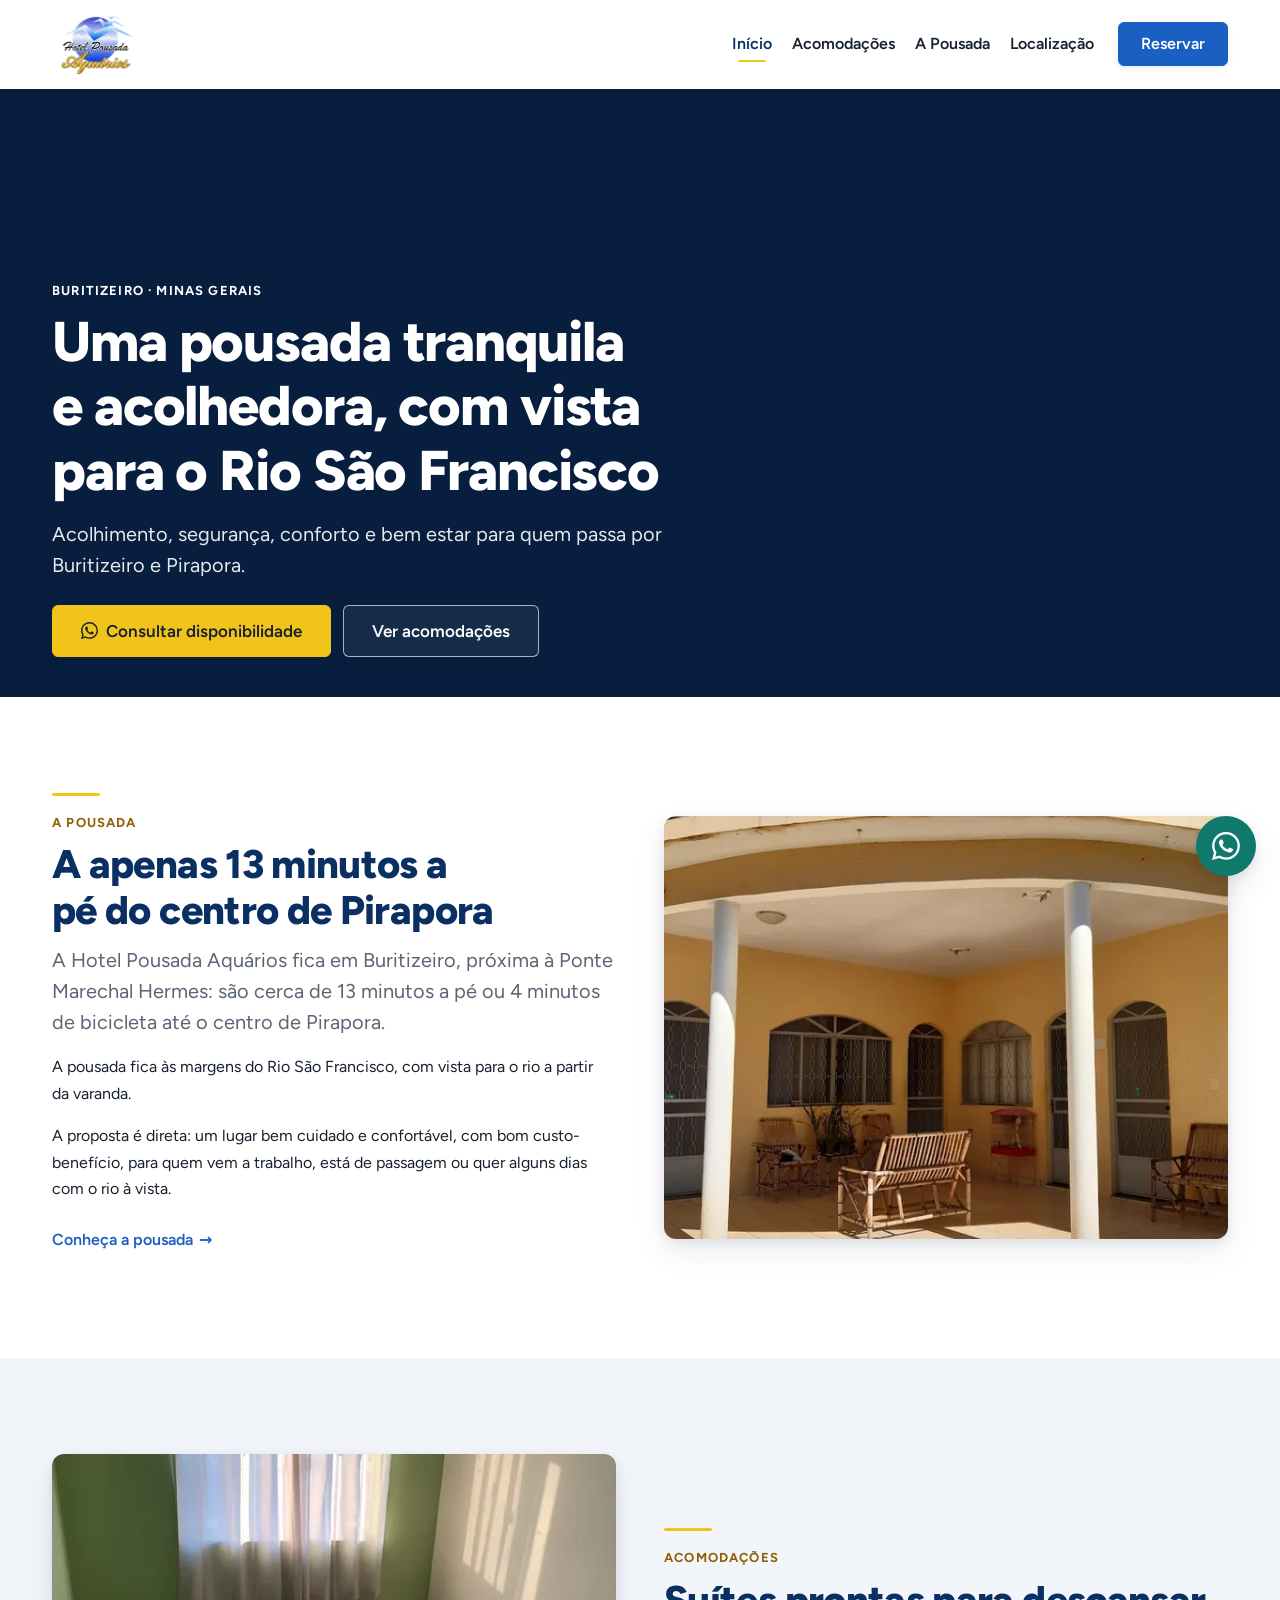
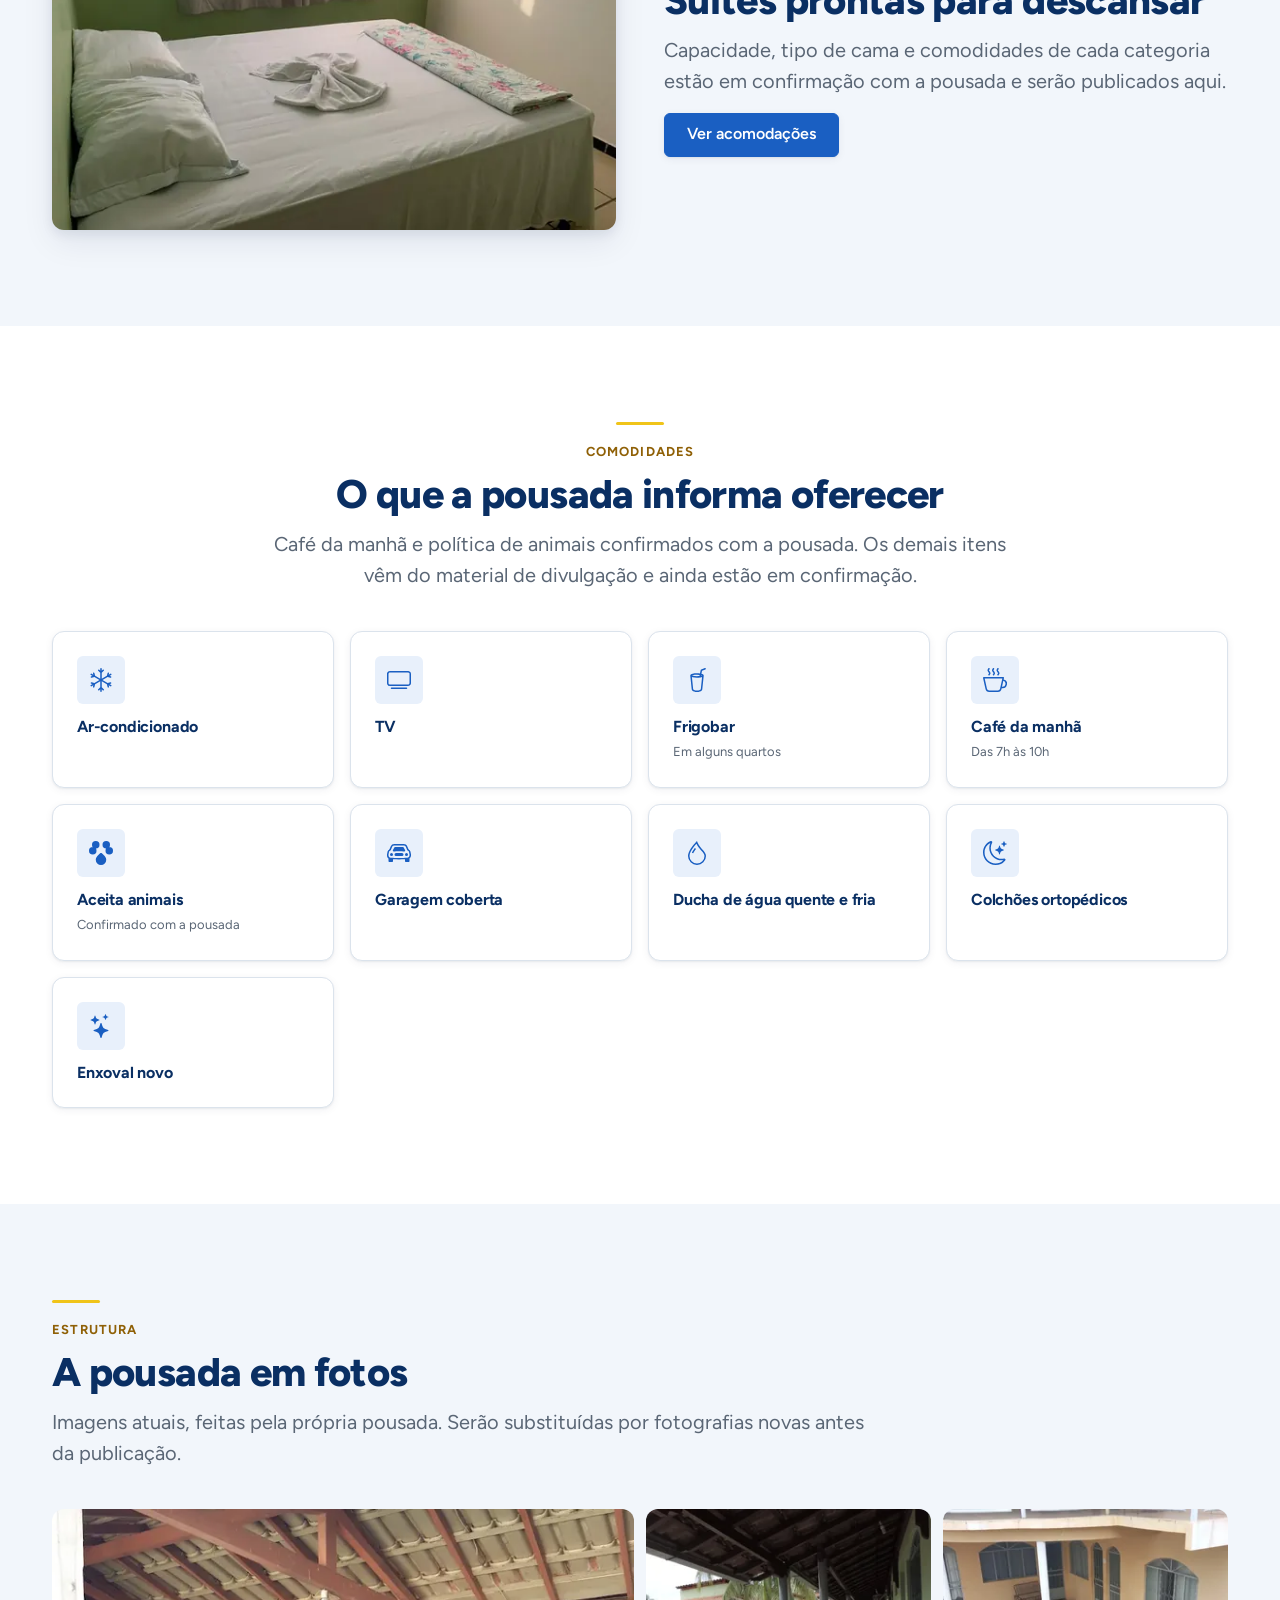
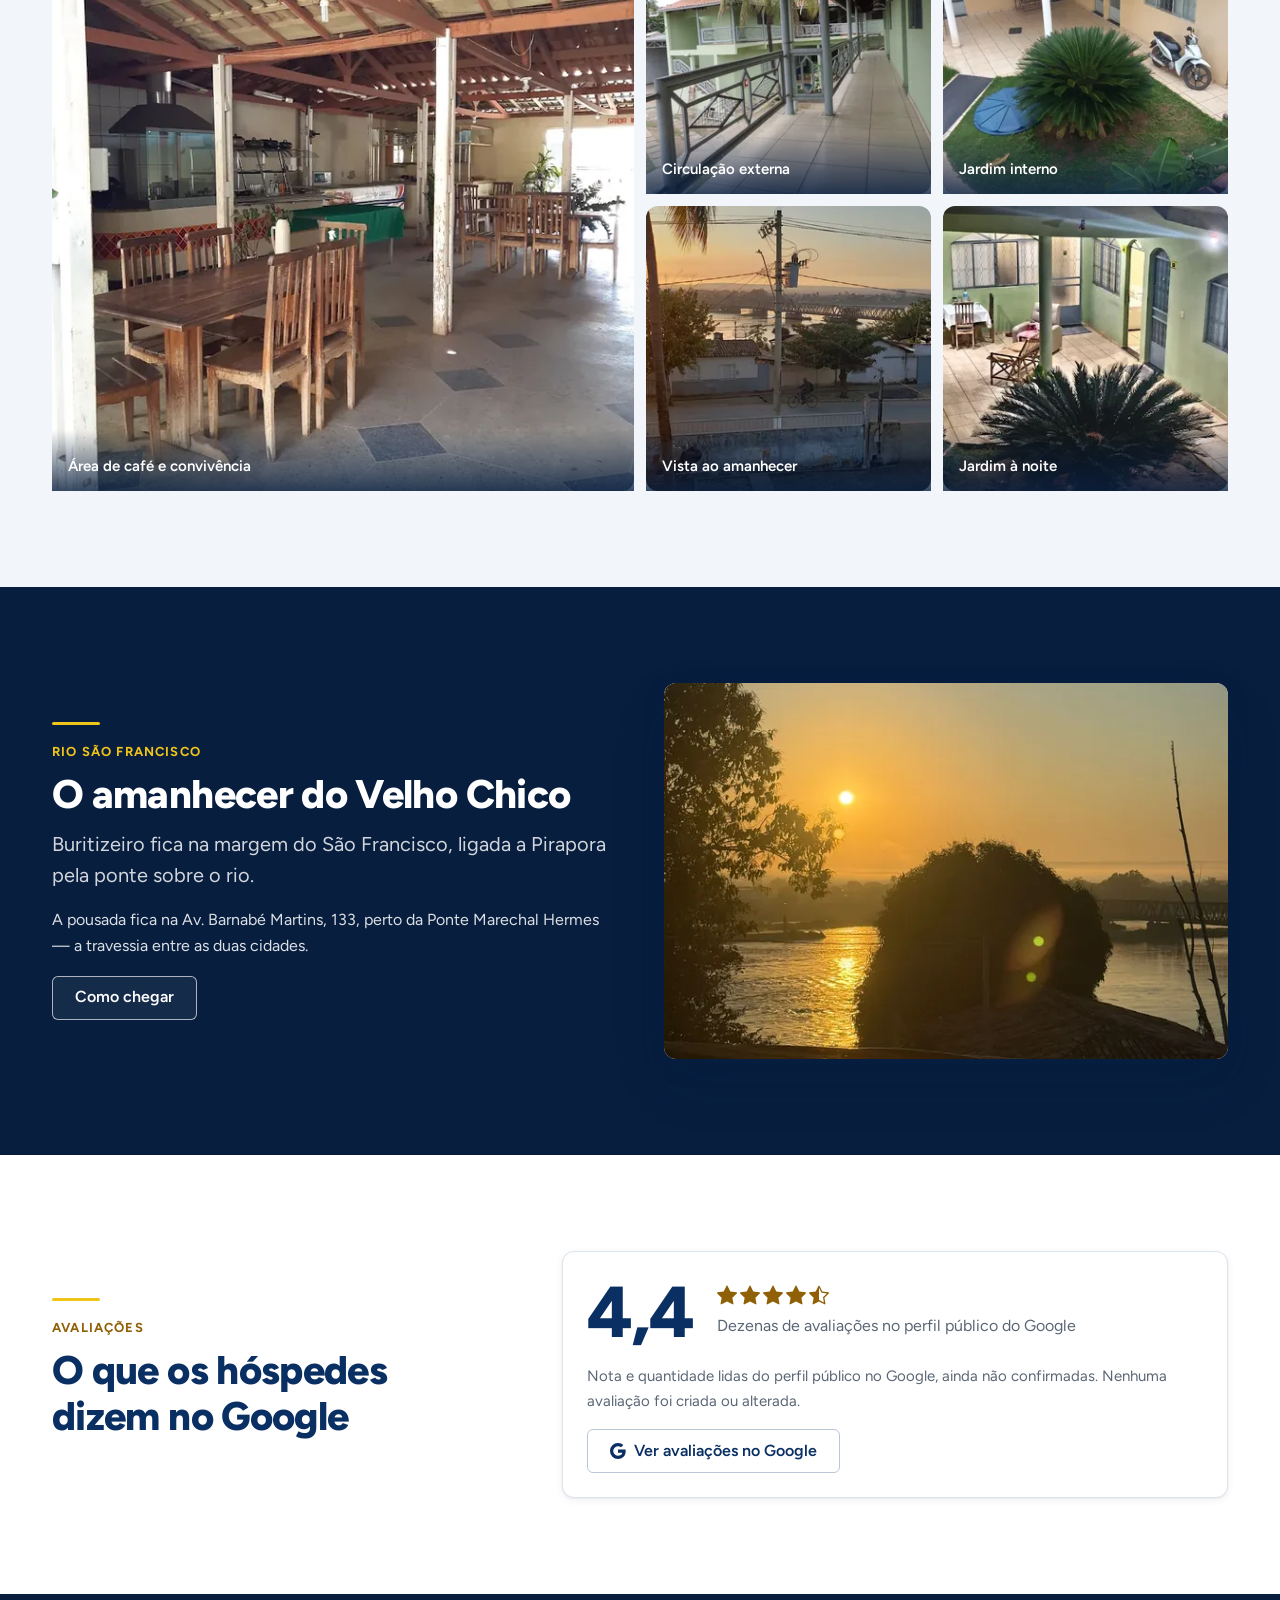
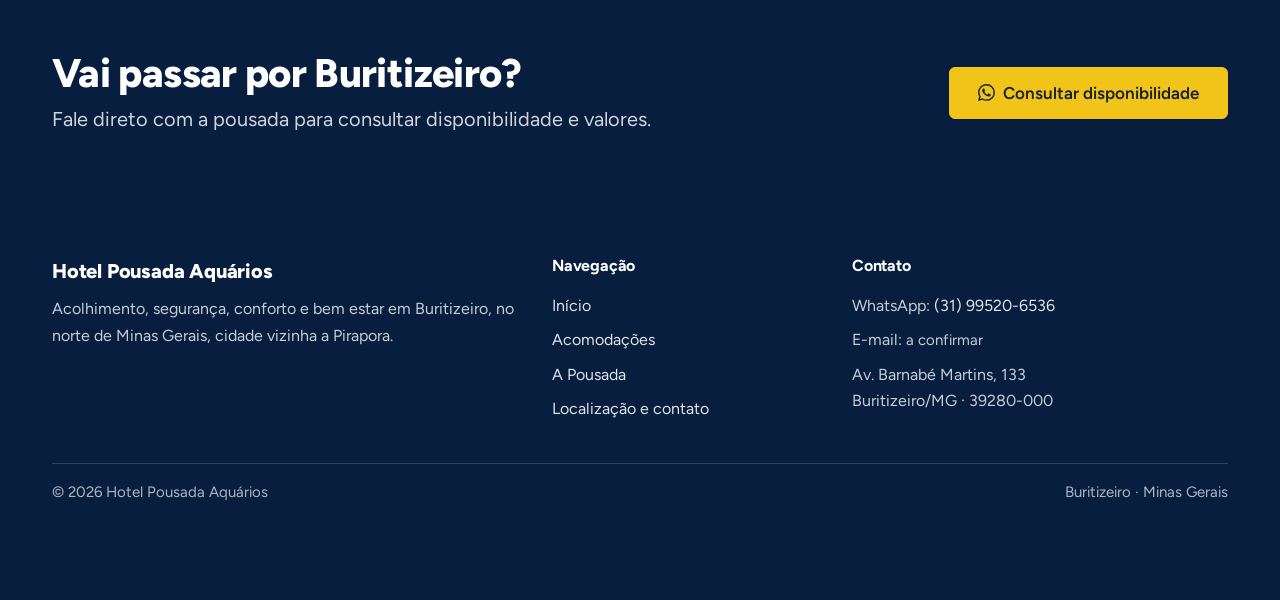
<file: index.html>
<!doctype html>
<html lang="pt-BR">
<head>
  <meta charset="utf-8">
  <meta name="viewport" content="width=device-width, initial-scale=1">
  <title>Hotel Pousada Aquários — Buritizeiro, perto de Pirapora/MG</title>
  <meta name="description" content="Pousada em Buritizeiro/MG, às margens do Rio São Francisco, com vista para o rio. Também atende quem procura hotel em Pirapora, do outro lado da ponte.">
  <meta name="theme-color" content="#1A5FC2">

  <!-- SEO. Todas as URLs absolutas usam um domínio de espaço reservado; rode
       tools/definir-dominio.py antes de publicar para trocar de uma vez.
       O canonical é absoluto porque relativo, embora o Google aceite,
       reprova na auditoria de SEO do Lighthouse. -->
  <link rel="canonical" href="https://hotelpousadaquarios.paulodev.net/">

  <meta property="og:type" content="website">
  <meta property="og:site_name" content="Hotel Pousada Aquários">
  <meta property="og:locale" content="pt_BR">
  <meta property="og:title" content="Hotel Pousada Aquários — Buritizeiro, perto de Pirapora/MG">
  <meta property="og:description" content="Pousada em Buritizeiro/MG, às margens do Rio São Francisco, com vista para o rio. Também atende quem procura hotel em Pirapora, do outro lado da ponte.">
  <meta property="og:url" content="https://hotelpousadaquarios.paulodev.net/">
  <meta property="og:image" content="https://hotelpousadaquarios.paulodev.net/img/og-image.jpg">
  <meta property="og:image:width" content="1200">
  <meta property="og:image:height" content="630">
  <meta property="og:image:alt" content="Amanhecer sobre o Rio São Francisco, visto de Buritizeiro">
  <meta name="twitter:card" content="summary_large_image">

  <!-- Favicon (provisório, derivado da logo — substituir na entrega final) -->
  <link rel="icon" href="favicon.ico" sizes="any">
  <link rel="apple-touch-icon" href="apple-touch-icon.png">

  <!-- Fonte própria: pré-carrega o subset latin, usado logo no primeiro texto -->
  <link rel="preload" href="fonts/figtree-latin-wght-normal.woff2"
        as="font" type="font/woff2" crossorigin>

  <!-- Bootstrap servido do próprio domínio: pelo CDN o navegador abria
       uma segunda conexão (DNS + TLS) no caminho crítico. Os ícones são
       SVG inline — a fonte do Bootstrap Icons custava 87 KB de CSS mais
       134 KB de fonte para 21 símbolos. -->
  <link rel="stylesheet" href="vendor/bootstrap.min.css">

  <!-- CSS próprio: sempre depois do Bootstrap -->
  <link rel="stylesheet" href="css/style.css">
  <script type="application/ld+json">
  {
    "@context": "https://schema.org",
    "@type": "LodgingBusiness",
    "name": "Hotel Pousada Aquários",
    "description": "Pousada em Buritizeiro, no norte de Minas Gerais, às margens do Rio São Francisco e com vista para o rio. Atende também quem procura hospedagem em Pirapora, cidade vizinha ligada pela ponte sobre o rio.",
    "url": "https://hotelpousadaquarios.paulodev.net/",
    "image": "https://hotelpousadaquarios.paulodev.net/img/og-image.jpg",
    "logo": "https://hotelpousadaquarios.paulodev.net/img/logo-nav-360.webp",
    "telephone": "+55-31-99520-6536",
    "address": {
      "@type": "PostalAddress",
      "streetAddress": "Av. Barnabé Martins, 133",
      "addressLocality": "Buritizeiro",
      "addressRegion": "MG",
      "postalCode": "39280-000",
      "addressCountry": "BR"
    },
    "hasMap": "https://www.google.com/maps/search/?api=1&query=Hotel%20Pousada%20Aqu%C3%A1rios%2C%20Av.%20Barnab%C3%A9%20Martins%2C%20133%2C%20Buritizeiro%20-%20MG%2C%2039280-000",
    "areaServed": [
      {
        "@type": "City",
        "name": "Buritizeiro"
      },
      {
        "@type": "City",
        "name": "Pirapora"
      }
    ],
    "checkinTime": "12:00",
    "checkoutTime": "12:00",
    "petsAllowed": true,
    "currenciesAccepted": "BRL",
    "paymentAccepted": "Dinheiro, Cartão de crédito, Cartão de débito, Pix",
    "amenityFeature": [
      {
        "@type": "LocationFeatureSpecification",
        "name": "Café da manhã incluso",
        "value": true
      },
      {
        "@type": "LocationFeatureSpecification",
        "name": "Aceita animais de estimação",
        "value": true
      }
    ]
  }
  </script>
</head>
<body>
  <a class="skip-link" href="#conteudo">Pular para o conteúdo</a>

  <header class="aq-header" data-header>
    <div class="container">
      <nav class="navbar navbar-expand-lg aq-header__inner" aria-label="Navegação principal">

        <a class="navbar-brand aq-brand me-auto" href="/">
          <img src="img/logo-nav-360.webp"
               srcset="img/logo-nav-180.webp 180w, img/logo-nav-360.webp 360w, img/logo-nav@2x.webp 600w"
               sizes="(min-width: 992px) 88px, 61px"
               alt="Hotel Pousada Aquários — página inicial"
               width="360" height="262">
        </a>

        <button class="aq-toggler d-lg-none" type="button"
                data-bs-toggle="offcanvas" data-bs-target="#aqMenu"
                aria-controls="aqMenu" aria-label="Abrir menu de navegação">
          <svg class="aq-icon" viewBox="0 0 16 16" fill="currentColor" aria-hidden="true" focusable="false"><path fill-rule="evenodd" d="M2.5 12a.5.5 0 0 1 .5-.5h10a.5.5 0 0 1 0 1H3a.5.5 0 0 1-.5-.5m0-4a.5.5 0 0 1 .5-.5h10a.5.5 0 0 1 0 1H3a.5.5 0 0 1-.5-.5m0-4a.5.5 0 0 1 .5-.5h10a.5.5 0 0 1 0 1H3a.5.5 0 0 1-.5-.5"/></svg>
        </button>

        <div class="offcanvas offcanvas-end aq-offcanvas" tabindex="-1"
             id="aqMenu" aria-labelledby="aqMenuTitulo">
          <div class="offcanvas-header">
            <!-- <p> e não <h2>: o painel fica no topo do DOM e um h2 aqui
                 apareceria antes do h1 da página, quebrando a ordem de
                 cabeçalhos. O aria-labelledby funciona igual. -->
            <p class="offcanvas-title h6 mb-0" id="aqMenuTitulo">Menu</p>
            <button type="button" class="btn-close" data-bs-dismiss="offcanvas"
                    aria-label="Fechar menu"></button>
          </div>
          <div class="offcanvas-body">
            <ul class="navbar-nav aq-nav align-items-lg-center">
                <li class="nav-item">
                  <a class="nav-link" href="/" aria-current="page">Início</a>
                </li>
                <li class="nav-item">
                  <a class="nav-link" href="/acomodacoes">Acomodações</a>
                </li>
                <li class="nav-item">
                  <a class="nav-link" href="/pousada">A Pousada</a>
                </li>
                <li class="nav-item">
                  <a class="nav-link" href="/contato">Localização</a>
                </li>
            </ul>

            <!-- CTA principal. Vira link do WhatsApp assim que o número for
                 confirmado em js/main.js; até lá leva para a página de contato. -->
            <a class="btn-aq aq-header__cta" href="/contato" data-whatsapp>
              Reservar
            </a>
          </div>
        </div>

      </nav>
    </div>
  </header>

  <main id="conteudo">

    <!-- ================= HERO ================= -->
    <section class="aq-hero">
      <div class="aq-hero__media">
        <picture>
          <source media="(min-width: 768px)"
                  srcset="img/hero-ponte-wide-900.webp 900w,
                          img/hero-ponte-wide-1200.webp 1200w,
                          img/hero-ponte-wide-1600.webp 1600w,
                          img/hero-ponte-wide-2048.webp 2048w"
                  sizes="100vw">
          <img src="img/hero-ponte-tall-553.webp"
               srcset="img/hero-ponte-tall-400.webp 400w, img/hero-ponte-tall-553.webp 553w"
               sizes="100vw"
               width="553" height="768"
               alt="A Ponte Marechal Hermes sobre o Rio São Francisco, com o sol baixo no horizonte"
               fetchpriority="high" decoding="async">
        </picture>
      </div>

      <div class="container aq-hero__inner">
        <div class="aq-hero__content">
          <span class="aq-eyebrow">Buritizeiro · Minas Gerais</span>
          <h1>Uma pousada tranquila e acolhedora, com vista para o Rio São Francisco</h1>
          <p class="aq-lead">
            Acolhimento, segurança, conforto e bem estar para quem passa por
            Buritizeiro e Pirapora.
          </p>
          <div class="aq-hero__actions">
            <a class="btn-aq-gold btn-aq-lg" href="/contato" data-whatsapp>
              <svg class="aq-icon" viewBox="0 0 16 16" fill="currentColor" aria-hidden="true" focusable="false"><path d="M13.601 2.326A7.85 7.85 0 0 0 7.994 0C3.627 0 .068 3.558.064 7.926c0 1.399.366 2.76 1.057 3.965L0 16l4.204-1.102a7.9 7.9 0 0 0 3.79.965h.004c4.368 0 7.926-3.558 7.93-7.93A7.9 7.9 0 0 0 13.6 2.326zM7.994 14.521a6.6 6.6 0 0 1-3.356-.92l-.24-.144-2.494.654.666-2.433-.156-.251a6.56 6.56 0 0 1-1.007-3.505c0-3.626 2.957-6.584 6.591-6.584a6.56 6.56 0 0 1 4.66 1.931 6.56 6.56 0 0 1 1.928 4.66c-.004 3.639-2.961 6.592-6.592 6.592m3.615-4.934c-.197-.099-1.17-.578-1.353-.646-.182-.065-.315-.099-.445.099-.133.197-.513.646-.627.775-.114.133-.232.148-.43.05-.197-.1-.836-.308-1.592-.985-.59-.525-.985-1.175-1.103-1.372-.114-.198-.011-.304.088-.403.087-.088.197-.232.296-.346.1-.114.133-.198.198-.33.065-.134.034-.248-.015-.347-.05-.099-.445-1.076-.612-1.47-.16-.389-.323-.335-.445-.34-.114-.007-.247-.007-.38-.007a.73.73 0 0 0-.529.247c-.182.198-.691.677-.691 1.654s.71 1.916.81 2.049c.098.133 1.394 2.132 3.383 2.992.47.205.84.326 1.129.418.475.152.904.129 1.246.08.38-.058 1.171-.48 1.338-.943.164-.464.164-.86.114-.943-.049-.084-.182-.133-.38-.232"/></svg>
              Consultar disponibilidade
            </a>
            <a class="btn-aq-outline btn-aq-outline--invert btn-aq-lg" href="/acomodacoes">
              Ver acomodações
            </a>
          </div>
        </div>
      </div>
    </section>

    <!-- ================= APRESENTAÇÃO ================= -->
    <section class="aq-section">
      <div class="container">
        <div class="row g-4 g-lg-5 align-items-center">
          <div class="col-12 col-lg-6">
            <div class="aq-section-head mb-0">
              <div class="aq-rule"></div>
              <span class="aq-eyebrow">A pousada</span>
              <h2>A apenas 13 minutos a pé do centro de Pirapora</h2>
              <p class="aq-lead">
                A Hotel Pousada Aquários fica em Buritizeiro, próxima à Ponte
                Marechal Hermes: são cerca de 13 minutos a pé ou 4 minutos de
                bicicleta até o centro de Pirapora.
              </p>
              <p>
                A pousada fica às margens do Rio São Francisco, com vista para o
                rio a partir da varanda.
              </p>
              <p>
                A proposta é direta: um lugar bem cuidado e confortável, com bom
                custo-benefício, para quem vem a trabalho, está de passagem ou
                quer alguns dias com o rio à vista.
              </p>
              <p class="mt-3 mb-0">
                <a class="aq-link-arrow" href="/pousada">Conheça a pousada</a>
              </p>
            </div>
          </div>

          <div class="col-12 col-lg-6">
            <div class="aq-media aq-media--4x3 aq-shadow">
              <img src="img/local-externo-sentar-600.webp"
                   srcset="img/local-externo-sentar-400.webp 400w, img/local-externo-sentar-600.webp 600w"
                   sizes="(min-width: 992px) 570px, 94vw"
                   alt="Varanda coberta da pousada, com bancos e piso claro"
                   loading="lazy" decoding="async" width="600" height="800">
            </div>
          </div>
        </div>
      </div>
    </section>

    <!-- ================= ACOMODAÇÕES ================= -->
    <section class="aq-section aq-bg-alt">
      <div class="container">
        <div class="row g-4 g-lg-5 align-items-center">
          <div class="col-12 col-lg-6 order-lg-2">
            <div class="aq-section-head mb-0">
              <div class="aq-rule"></div>
              <span class="aq-eyebrow">Acomodações</span>
              <h2>Suítes prontas para descansar</h2>
              <p class="aq-lead">
                Capacidade, tipo de cama e comodidades de cada categoria estão
                em confirmação com a pousada e serão publicados aqui.
              </p>
              <p class="mt-3 mb-0">
                <a class="btn-aq" href="/acomodacoes">Ver acomodações</a>
              </p>
            </div>
          </div>

          <div class="col-12 col-lg-6 order-lg-1">
            <div class="aq-media aq-media--3x2 aq-shadow">
              <img src="img/foto-de-quarto-1200.webp"
                   srcset="img/foto-de-quarto-400.webp 400w, img/foto-de-quarto-600.webp 600w, img/foto-de-quarto-800.webp 800w, img/foto-de-quarto-1200.webp 1200w"
                   sizes="(min-width: 992px) 570px, 94vw"
                   alt="Quarto da pousada, com cama de casal arrumada"
                   loading="lazy" decoding="async" width="1200" height="898">
            </div>
          </div>
        </div>
      </div>
    </section>

    <!-- ================= COMODIDADES ================= -->
    <section class="aq-section">
      <div class="container">
        <div class="aq-section-head aq-section-head--center">
          <div class="aq-rule"></div>
          <span class="aq-eyebrow">Comodidades</span>
          <h2>O que a pousada informa oferecer</h2>
          <p class="aq-lead">
            Café da manhã e política de animais confirmados com a pousada. Os
            demais itens vêm do material de divulgação e ainda estão em
            confirmação.
          </p>
        </div>

        <!-- Todos os itens vêm do material de divulgação da pousada e seguem
             marcados com data-confirmar até a validação com o proprietário. -->
        <div class="row g-3">
          <div class="col-6 col-md-4 col-lg-3">
            <div class="aq-card h-100" data-confirmar>
              <div class="aq-card__body">
                <span class="aq-card__icon"><svg class="aq-icon" viewBox="0 0 16 16" fill="currentColor" aria-hidden="true" focusable="false"><path d="M8 16a.5.5 0 0 1-.5-.5v-1.293l-.646.647a.5.5 0 0 1-.707-.708L7.5 12.793V8.866l-3.4 1.963-.496 1.85a.5.5 0 1 1-.966-.26l.237-.882-1.12.646a.5.5 0 0 1-.5-.866l1.12-.646-.884-.237a.5.5 0 1 1 .26-.966l1.848.495L7 8 3.6 6.037l-1.85.495a.5.5 0 0 1-.258-.966l.883-.237-1.12-.646a.5.5 0 1 1 .5-.866l1.12.646-.237-.883a.5.5 0 1 1 .966-.258l.495 1.849L7.5 7.134V3.207L6.147 1.854a.5.5 0 1 1 .707-.708l.646.647V.5a.5.5 0 1 1 1 0v1.293l.647-.647a.5.5 0 1 1 .707.708L8.5 3.207v3.927l3.4-1.963.496-1.85a.5.5 0 1 1 .966.26l-.236.882 1.12-.646a.5.5 0 0 1 .5.866l-1.12.646.883.237a.5.5 0 1 1-.26.966l-1.848-.495L9 8l3.4 1.963 1.849-.495a.5.5 0 0 1 .259.966l-.883.237 1.12.646a.5.5 0 0 1-.5.866l-1.12-.646.236.883a.5.5 0 1 1-.966.258l-.495-1.849-3.4-1.963v3.927l1.353 1.353a.5.5 0 0 1-.707.708l-.647-.647V15.5a.5.5 0 0 1-.5.5z"/></svg></span>
                <h3 class="h6 mb-0">Ar-condicionado</h3>
              </div>
            </div>
          </div>
          <div class="col-6 col-md-4 col-lg-3">
            <div class="aq-card h-100" data-confirmar>
              <div class="aq-card__body">
                <span class="aq-card__icon"><svg class="aq-icon" viewBox="0 0 16 16" fill="currentColor" aria-hidden="true" focusable="false"><path d="M2.5 13.5A.5.5 0 0 1 3 13h10a.5.5 0 0 1 0 1H3a.5.5 0 0 1-.5-.5M13.991 3l.024.001a1.5 1.5 0 0 1 .538.143.76.76 0 0 1 .302.254c.067.1.145.277.145.602v5.991l-.001.024a1.5 1.5 0 0 1-.143.538.76.76 0 0 1-.254.302c-.1.067-.277.145-.602.145H2.009l-.024-.001a1.5 1.5 0 0 1-.538-.143.76.76 0 0 1-.302-.254C1.078 10.502 1 10.325 1 10V4.009l.001-.024a1.5 1.5 0 0 1 .143-.538.76.76 0 0 1 .254-.302C1.498 3.078 1.675 3 2 3zM14 2H2C0 2 0 4 0 4v6c0 2 2 2 2 2h12c2 0 2-2 2-2V4c0-2-2-2-2-2"/></svg></span>
                <h3 class="h6 mb-0">TV</h3>
              </div>
            </div>
          </div>
          <div class="col-6 col-md-4 col-lg-3">
            <div class="aq-card h-100" data-confirmar>
              <div class="aq-card__body">
                <span class="aq-card__icon"><svg class="aq-icon" viewBox="0 0 16 16" fill="currentColor" aria-hidden="true" focusable="false"><path d="M13.902.334a.5.5 0 0 1-.28.65l-2.254.902-.4 1.927c.376.095.715.215.972.367.228.135.56.396.56.82q0 .069-.011.132l-.962 9.068a1.28 1.28 0 0 1-.524.93c-.488.34-1.494.87-3.01.87s-2.522-.53-3.01-.87a1.28 1.28 0 0 1-.524-.93L3.51 5.132A1 1 0 0 1 3.5 5c0-.424.332-.685.56-.82.262-.154.607-.276.99-.372C5.824 3.614 6.867 3.5 8 3.5c.712 0 1.389.045 1.985.127l.464-2.215a.5.5 0 0 1 .303-.356l2.5-1a.5.5 0 0 1 .65.278M9.768 4.607A14 14 0 0 0 8 4.5c-1.076 0-2.033.11-2.707.278A3.3 3.3 0 0 0 4.645 5c.146.073.362.15.648.222C5.967 5.39 6.924 5.5 8 5.5c.571 0 1.109-.03 1.588-.085zm.292 1.756C9.445 6.45 8.742 6.5 8 6.5c-1.133 0-2.176-.114-2.95-.308a6 6 0 0 1-.435-.127l.838 8.03c.013.121.06.186.102.215.357.249 1.168.69 2.438.69s2.081-.441 2.438-.69c.042-.029.09-.094.102-.215l.852-8.03a6 6 0 0 1-.435.127 9 9 0 0 1-.89.17zM4.467 4.884s.003.002.005.006zm7.066 0-.005.006zM11.354 5a3 3 0 0 0-.604-.21l-.099.445.055-.013c.286-.072.502-.149.648-.222"/></svg></span>
                <h3 class="h6 mb-1">Frigobar</h3>
                <p class="aq-text-xs aq-text-muted mb-0">Em alguns quartos</p>
              </div>
            </div>
          </div>
          <div class="col-6 col-md-4 col-lg-3">
            <div class="aq-card h-100">
              <div class="aq-card__body">
                <span class="aq-card__icon"><svg class="aq-icon" viewBox="0 0 16 16" fill="currentColor" aria-hidden="true" focusable="false"><path fill-rule="evenodd" d="M.5 6a.5.5 0 0 0-.488.608l1.652 7.434A2.5 2.5 0 0 0 4.104 16h5.792a2.5 2.5 0 0 0 2.44-1.958l.131-.59a3 3 0 0 0 1.3-5.854l.221-.99A.5.5 0 0 0 13.5 6zM13 12.5a2 2 0 0 1-.316-.025l.867-3.898A2.001 2.001 0 0 1 13 12.5M2.64 13.825 1.123 7h11.754l-1.517 6.825A1.5 1.5 0 0 1 9.896 15H4.104a1.5 1.5 0 0 1-1.464-1.175"/> <path d="m4.4.8-.003.004-.014.019a4 4 0 0 0-.204.31 2 2 0 0 0-.141.267c-.026.06-.034.092-.037.103v.004a.6.6 0 0 0 .091.248c.075.133.178.272.308.445l.01.012c.118.158.26.347.37.543.112.2.22.455.22.745 0 .188-.065.368-.119.494a3 3 0 0 1-.202.388 5 5 0 0 1-.253.382l-.018.025-.005.008-.002.002A.5.5 0 0 1 3.6 4.2l.003-.004.014-.019a4 4 0 0 0 .204-.31 2 2 0 0 0 .141-.267c.026-.06.034-.092.037-.103a.6.6 0 0 0-.09-.252A4 4 0 0 0 3.6 2.8l-.01-.012a5 5 0 0 1-.37-.543A1.53 1.53 0 0 1 3 1.5c0-.188.065-.368.119-.494.059-.138.134-.274.202-.388a6 6 0 0 1 .253-.382l.025-.035A.5.5 0 0 1 4.4.8m3 0-.003.004-.014.019a4 4 0 0 0-.204.31 2 2 0 0 0-.141.267c-.026.06-.034.092-.037.103v.004a.6.6 0 0 0 .091.248c.075.133.178.272.308.445l.01.012c.118.158.26.347.37.543.112.2.22.455.22.745 0 .188-.065.368-.119.494a3 3 0 0 1-.202.388 5 5 0 0 1-.253.382l-.018.025-.005.008-.002.002A.5.5 0 0 1 6.6 4.2l.003-.004.014-.019a4 4 0 0 0 .204-.31 2 2 0 0 0 .141-.267c.026-.06.034-.092.037-.103a.6.6 0 0 0-.09-.252A4 4 0 0 0 6.6 2.8l-.01-.012a5 5 0 0 1-.37-.543A1.53 1.53 0 0 1 6 1.5c0-.188.065-.368.119-.494.059-.138.134-.274.202-.388a6 6 0 0 1 .253-.382l.025-.035A.5.5 0 0 1 7.4.8m3 0-.003.004-.014.019a4 4 0 0 0-.204.31 2 2 0 0 0-.141.267c-.026.06-.034.092-.037.103v.004a.6.6 0 0 0 .091.248c.075.133.178.272.308.445l.01.012c.118.158.26.347.37.543.112.2.22.455.22.745 0 .188-.065.368-.119.494a3 3 0 0 1-.202.388 5 5 0 0 1-.252.382l-.019.025-.005.008-.002.002A.5.5 0 0 1 9.6 4.2l.003-.004.014-.019a4 4 0 0 0 .204-.31 2 2 0 0 0 .141-.267c.026-.06.034-.092.037-.103a.6.6 0 0 0-.09-.252A4 4 0 0 0 9.6 2.8l-.01-.012a5 5 0 0 1-.37-.543A1.53 1.53 0 0 1 9 1.5c0-.188.065-.368.119-.494.059-.138.134-.274.202-.388a6 6 0 0 1 .253-.382l.025-.035A.5.5 0 0 1 10.4.8"/></svg></span>
                <h3 class="h6 mb-1">Café da manhã</h3>
                <p class="aq-text-xs aq-text-muted mb-0">Das 7h às 10h</p>
              </div>
            </div>
          </div>
          <div class="col-6 col-md-4 col-lg-3">
            <div class="aq-card h-100">
              <div class="aq-card__body">
                <span class="aq-card__icon"><svg class="aq-icon" viewBox="0 0 16 16" fill="currentColor" aria-hidden="true" focusable="false"><path d="M4.5 5a2.5 2.5 0 1 1 0-5 2.5 2.5 0 0 1 0 5m7 0a2.5 2.5 0 1 1 0-5 2.5 2.5 0 0 1 0 5M2.5 9a2.5 2.5 0 1 1 0-5 2.5 2.5 0 0 1 0 5m11 0a2.5 2.5 0 1 1 0-5 2.5 2.5 0 0 1 0 5M8 16a3.5 3.5 0 0 1-3.5-3.5c0-1.5 1-2.5 1.9-3.4.7-.7 1.1-1.1 1.6-1.1s.9.4 1.6 1.1c.9.9 1.9 1.9 1.9 3.4A3.5 3.5 0 0 1 8 16"/></svg></span>
                <h3 class="h6 mb-1">Aceita animais</h3>
                <p class="aq-text-xs aq-text-muted mb-0">Confirmado com a pousada</p>
              </div>
            </div>
          </div>
          <div class="col-6 col-md-4 col-lg-3">
            <div class="aq-card h-100" data-confirmar>
              <div class="aq-card__body">
                <span class="aq-card__icon"><svg class="aq-icon" viewBox="0 0 16 16" fill="currentColor" aria-hidden="true" focusable="false"><path d="M4 9a1 1 0 1 1-2 0 1 1 0 0 1 2 0m10 0a1 1 0 1 1-2 0 1 1 0 0 1 2 0M6 8a1 1 0 0 0 0 2h4a1 1 0 1 0 0-2zM4.862 4.276 3.906 6.19a.51.51 0 0 0 .497.731c.91-.073 2.35-.17 3.597-.17s2.688.097 3.597.17a.51.51 0 0 0 .497-.731l-.956-1.913A.5.5 0 0 0 10.691 4H5.309a.5.5 0 0 0-.447.276"/> <path d="M2.52 3.515A2.5 2.5 0 0 1 4.82 2h6.362c1 0 1.904.596 2.298 1.515l.792 1.848c.075.175.21.319.38.404.5.25.855.715.965 1.262l.335 1.679q.05.242.049.49v.413c0 .814-.39 1.543-1 1.997V13.5a.5.5 0 0 1-.5.5h-2a.5.5 0 0 1-.5-.5v-1.338c-1.292.048-2.745.088-4 .088s-2.708-.04-4-.088V13.5a.5.5 0 0 1-.5.5h-2a.5.5 0 0 1-.5-.5v-1.892c-.61-.454-1-1.183-1-1.997v-.413a2.5 2.5 0 0 1 .049-.49l.335-1.68c.11-.546.465-1.012.964-1.261a.8.8 0 0 0 .381-.404l.792-1.848ZM4.82 3a1.5 1.5 0 0 0-1.379.91l-.792 1.847a1.8 1.8 0 0 1-.853.904.8.8 0 0 0-.43.564L1.03 8.904a1.5 1.5 0 0 0-.03.294v.413c0 .796.62 1.448 1.408 1.484 1.555.07 3.786.155 5.592.155s4.037-.084 5.592-.155A1.48 1.48 0 0 0 15 9.611v-.413q0-.148-.03-.294l-.335-1.68a.8.8 0 0 0-.43-.563 1.8 1.8 0 0 1-.853-.904l-.792-1.848A1.5 1.5 0 0 0 11.18 3z"/></svg></span>
                <h3 class="h6 mb-0">Garagem coberta</h3>
              </div>
            </div>
          </div>
          <div class="col-6 col-md-4 col-lg-3">
            <div class="aq-card h-100" data-confirmar>
              <div class="aq-card__body">
                <span class="aq-card__icon"><svg class="aq-icon" viewBox="0 0 16 16" fill="currentColor" aria-hidden="true" focusable="false"><path fill-rule="evenodd" d="M7.21.8C7.69.295 8 0 8 0q.164.544.371 1.038c.812 1.946 2.073 3.35 3.197 4.6C12.878 7.096 14 8.345 14 10a6 6 0 0 1-12 0C2 6.668 5.58 2.517 7.21.8m.413 1.021A31 31 0 0 0 5.794 3.99c-.726.95-1.436 2.008-1.96 3.07C3.304 8.133 3 9.138 3 10a5 5 0 0 0 10 0c0-1.201-.796-2.157-2.181-3.7l-.03-.032C9.75 5.11 8.5 3.72 7.623 1.82z"/> <path fill-rule="evenodd" d="M4.553 7.776c.82-1.641 1.717-2.753 2.093-3.13l.708.708c-.29.29-1.128 1.311-1.907 2.87z"/></svg></span>
                <h3 class="h6 mb-0">Ducha de água quente e fria</h3>
              </div>
            </div>
          </div>
          <div class="col-6 col-md-4 col-lg-3">
            <div class="aq-card h-100" data-confirmar>
              <div class="aq-card__body">
                <span class="aq-card__icon"><svg class="aq-icon" viewBox="0 0 16 16" fill="currentColor" aria-hidden="true" focusable="false"><path d="M6 .278a.77.77 0 0 1 .08.858 7.2 7.2 0 0 0-.878 3.46c0 4.021 3.278 7.277 7.318 7.277q.792-.001 1.533-.16a.79.79 0 0 1 .81.316.73.73 0 0 1-.031.893A8.35 8.35 0 0 1 8.344 16C3.734 16 0 12.286 0 7.71 0 4.266 2.114 1.312 5.124.06A.75.75 0 0 1 6 .278M4.858 1.311A7.27 7.27 0 0 0 1.025 7.71c0 4.02 3.279 7.276 7.319 7.276a7.32 7.32 0 0 0 5.205-2.162q-.506.063-1.029.063c-4.61 0-8.343-3.714-8.343-8.29 0-1.167.242-2.278.681-3.286"/> <path d="M10.794 3.148a.217.217 0 0 1 .412 0l.387 1.162c.173.518.579.924 1.097 1.097l1.162.387a.217.217 0 0 1 0 .412l-1.162.387a1.73 1.73 0 0 0-1.097 1.097l-.387 1.162a.217.217 0 0 1-.412 0l-.387-1.162A1.73 1.73 0 0 0 9.31 6.593l-1.162-.387a.217.217 0 0 1 0-.412l1.162-.387a1.73 1.73 0 0 0 1.097-1.097zM13.863.099a.145.145 0 0 1 .274 0l.258.774c.115.346.386.617.732.732l.774.258a.145.145 0 0 1 0 .274l-.774.258a1.16 1.16 0 0 0-.732.732l-.258.774a.145.145 0 0 1-.274 0l-.258-.774a1.16 1.16 0 0 0-.732-.732l-.774-.258a.145.145 0 0 1 0-.274l.774-.258c.346-.115.617-.386.732-.732z"/></svg></span>
                <h3 class="h6 mb-0">Colchões ortopédicos</h3>
              </div>
            </div>
          </div>
          <div class="col-6 col-md-4 col-lg-3">
            <div class="aq-card h-100" data-confirmar>
              <div class="aq-card__body">
                <span class="aq-card__icon"><svg class="aq-icon" viewBox="0 0 16 16" fill="currentColor" aria-hidden="true" focusable="false"><path d="M7.657 6.247c.11-.33.576-.33.686 0l.645 1.937a2.89 2.89 0 0 0 1.829 1.828l1.936.645c.33.11.33.576 0 .686l-1.937.645a2.89 2.89 0 0 0-1.828 1.829l-.645 1.936a.361.361 0 0 1-.686 0l-.645-1.937a2.89 2.89 0 0 0-1.828-1.828l-1.937-.645a.361.361 0 0 1 0-.686l1.937-.645a2.89 2.89 0 0 0 1.828-1.828zM3.794 1.148a.217.217 0 0 1 .412 0l.387 1.162c.173.518.579.924 1.097 1.097l1.162.387a.217.217 0 0 1 0 .412l-1.162.387A1.73 1.73 0 0 0 4.593 5.69l-.387 1.162a.217.217 0 0 1-.412 0L3.407 5.69A1.73 1.73 0 0 0 2.31 4.593l-1.162-.387a.217.217 0 0 1 0-.412l1.162-.387A1.73 1.73 0 0 0 3.407 2.31zM10.863.099a.145.145 0 0 1 .274 0l.258.774c.115.346.386.617.732.732l.774.258a.145.145 0 0 1 0 .274l-.774.258a1.16 1.16 0 0 0-.732.732l-.258.774a.145.145 0 0 1-.274 0l-.258-.774a1.16 1.16 0 0 0-.732-.732L9.1 2.137a.145.145 0 0 1 0-.274l.774-.258c.346-.115.617-.386.732-.732z"/></svg></span>
                <h3 class="h6 mb-0">Enxoval novo</h3>
              </div>
            </div>
          </div>
        </div>
      </div>
    </section>

    <!-- ================= ESTRUTURA ================= -->
    <section class="aq-section aq-bg-alt">
      <div class="container">
        <div class="aq-section-head">
          <div class="aq-rule"></div>
          <span class="aq-eyebrow">Estrutura</span>
          <h2>A pousada em fotos</h2>
          <p class="aq-lead">
            Imagens atuais, feitas pela própria pousada. Serão substituídas por
            fotografias novas antes da publicação.
          </p>
        </div>

        <div class="aq-mosaic">
          <figure class="aq-mosaic__item--lead">
            <div class="aq-media aq-media--1x1">
              <img src="img/area-cafe-social-sq-600.webp"
                   srcset="img/area-cafe-social-sq-300.webp 300w, img/area-cafe-social-sq-600.webp 600w"
                   sizes="(min-width: 768px) 580px, 50vw"
                   alt="Área coberta com mesas e cadeiras de madeira, usada para o café"
                   loading="lazy" decoding="async" width="600" height="600">
            </div>
            <figcaption>Área de café e convivência</figcaption>
          </figure>

          <figure>
            <div class="aq-media aq-media--1x1">
              <img src="img/sacada-sq-600.webp"
                   srcset="img/sacada-sq-300.webp 300w, img/sacada-sq-600.webp 600w"
                   sizes="(min-width: 768px) 290px, 50vw"
                   alt="Corredor externo do andar superior, com guarda-corpo branco"
                   loading="lazy" decoding="async" width="600" height="600">
            </div>
            <figcaption>Circulação externa</figcaption>
          </figure>

          <figure>
            <div class="aq-media aq-media--1x1">
              <img src="img/area-jardim-sq-600.webp"
                   srcset="img/area-jardim-sq-300.webp 300w, img/area-jardim-sq-600.webp 600w"
                   sizes="(min-width: 768px) 290px, 50vw"
                   alt="Jardim interno com canteiro central e palmeira"
                   loading="lazy" decoding="async" width="600" height="600">
            </div>
            <figcaption>Jardim interno</figcaption>
          </figure>

          <figure>
            <div class="aq-media aq-media--1x1">
              <img src="img/nascer-do-sol1-sq-600.webp"
                   srcset="img/nascer-do-sol1-sq-300.webp 300w, img/nascer-do-sol1-sq-600.webp 600w"
                   sizes="(min-width: 768px) 290px, 50vw"
                   alt="Vista da cidade e do rio ao amanhecer"
                   loading="lazy" decoding="async" width="600" height="600">
            </div>
            <figcaption>Vista ao amanhecer</figcaption>
          </figure>

          <figure>
            <div class="aq-media aq-media--1x1">
              <img src="img/area-jardin-noite-sq-459.webp"
                   srcset="img/area-jardin-noite-sq-300.webp 300w, img/area-jardin-noite-sq-459.webp 459w"
                   sizes="(min-width: 768px) 290px, 50vw"
                   alt="Jardim da pousada iluminado à noite"
                   loading="lazy" decoding="async" width="459" height="459">
            </div>
            <figcaption>Jardim à noite</figcaption>
          </figure>
        </div>
      </div>
    </section>

    <!-- ================= RIO SÃO FRANCISCO ================= -->
    <section class="aq-section aq-bg-dark">
      <div class="container">
        <div class="row g-4 g-lg-5 align-items-center">
          <div class="col-12 col-lg-6">
            <div class="aq-section-head mb-0">
              <div class="aq-rule"></div>
              <span class="aq-eyebrow">Rio São Francisco</span>
              <h2>O amanhecer do Velho Chico</h2>
              <p class="aq-lead">
                Buritizeiro fica na margem do São Francisco, ligada a Pirapora
                pela ponte sobre o rio.
              </p>
              <p>
                A pousada fica na Av. Barnabé Martins, 133, perto da Ponte
                Marechal Hermes — a travessia entre as duas cidades.
              </p>
              <p class="mt-3 mb-0">
                <a class="btn-aq-outline btn-aq-outline--invert" href="/contato">
                  Como chegar
                </a>
              </p>
            </div>
          </div>

          <div class="col-12 col-lg-6">
            <div class="aq-media aq-media--3x2 aq-shadow-lg">
              <img src="img/nascer-do-sol-3-1200.webp"
                   srcset="img/nascer-do-sol-3-400.webp 400w, img/nascer-do-sol-3-600.webp 600w, img/nascer-do-sol-3-800.webp 800w, img/nascer-do-sol-3-1200.webp 1200w"
                   sizes="(min-width: 992px) 570px, 94vw"
                   alt="Sol nascendo sobre o Rio São Francisco"
                   loading="lazy" decoding="async" width="1200" height="1600">
            </div>
          </div>
        </div>
      </div>
    </section>

    <!-- ================= AVALIAÇÕES ================= -->
    <section class="aq-section">
      <div class="container">
        <div class="row g-4 g-lg-5 align-items-center">
          <div class="col-12 col-lg-5">
            <div class="aq-section-head mb-0">
              <div class="aq-rule"></div>
              <span class="aq-eyebrow">Avaliações</span>
              <h2>O que os hóspedes dizem no Google</h2>
            </div>
          </div>

          <div class="col-12 col-lg-7">
            <div class="aq-card">
              <div class="aq-card__body">
                <div class="aq-rating mb-3">
                  <span class="aq-rating__score" data-confirmar>4,4</span>
                  <div>
                    <p class="aq-stars mb-1" aria-hidden="true">
                      <svg class="aq-icon" viewBox="0 0 16 16" fill="currentColor" aria-hidden="true" focusable="false"><path d="M3.612 15.443c-.386.198-.824-.149-.746-.592l.83-4.73L.173 6.765c-.329-.314-.158-.888.283-.95l4.898-.696L7.538.792c.197-.39.73-.39.927 0l2.184 4.327 4.898.696c.441.062.612.636.282.95l-3.522 3.356.83 4.73c.078.443-.36.79-.746.592L8 13.187l-4.389 2.256z"/></svg><svg class="aq-icon" viewBox="0 0 16 16" fill="currentColor" aria-hidden="true" focusable="false"><path d="M3.612 15.443c-.386.198-.824-.149-.746-.592l.83-4.73L.173 6.765c-.329-.314-.158-.888.283-.95l4.898-.696L7.538.792c.197-.39.73-.39.927 0l2.184 4.327 4.898.696c.441.062.612.636.282.95l-3.522 3.356.83 4.73c.078.443-.36.79-.746.592L8 13.187l-4.389 2.256z"/></svg><svg class="aq-icon" viewBox="0 0 16 16" fill="currentColor" aria-hidden="true" focusable="false"><path d="M3.612 15.443c-.386.198-.824-.149-.746-.592l.83-4.73L.173 6.765c-.329-.314-.158-.888.283-.95l4.898-.696L7.538.792c.197-.39.73-.39.927 0l2.184 4.327 4.898.696c.441.062.612.636.282.95l-3.522 3.356.83 4.73c.078.443-.36.79-.746.592L8 13.187l-4.389 2.256z"/></svg><svg class="aq-icon" viewBox="0 0 16 16" fill="currentColor" aria-hidden="true" focusable="false"><path d="M3.612 15.443c-.386.198-.824-.149-.746-.592l.83-4.73L.173 6.765c-.329-.314-.158-.888.283-.95l4.898-.696L7.538.792c.197-.39.73-.39.927 0l2.184 4.327 4.898.696c.441.062.612.636.282.95l-3.522 3.356.83 4.73c.078.443-.36.79-.746.592L8 13.187l-4.389 2.256z"/></svg><svg class="aq-icon" viewBox="0 0 16 16" fill="currentColor" aria-hidden="true" focusable="false"><path d="M5.354 5.119 7.538.792A.52.52 0 0 1 8 .5c.183 0 .366.097.465.292l2.184 4.327 4.898.696A.54.54 0 0 1 16 6.32a.55.55 0 0 1-.17.445l-3.523 3.356.83 4.73c.078.443-.36.79-.746.592L8 13.187l-4.389 2.256a.5.5 0 0 1-.146.05c-.342.06-.668-.254-.6-.642l.83-4.73L.173 6.765a.55.55 0 0 1-.172-.403.6.6 0 0 1 .085-.302.51.51 0 0 1 .37-.245zM8 12.027a.5.5 0 0 1 .232.056l3.686 1.894-.694-3.957a.56.56 0 0 1 .162-.505l2.907-2.77-4.052-.576a.53.53 0 0 1-.393-.288L8.001 2.223 8 2.226z"/></svg>
                    </p>
                    <p class="aq-text-muted mb-0" data-confirmar>
                      Dezenas de avaliações no perfil público do Google
                    </p>
                  </div>
                </div>

                <!-- Nenhuma avaliação é reproduzida aqui: o conteúdo das
                     avaliações reais só entra depois de confirmado com a
                     pousada (roadmap, seção 23). Nada é inventado ou editado. -->
                <p class="aq-text-sm aq-text-muted">
                  Nota e quantidade lidas do perfil público no Google, ainda não
                  confirmadas. Nenhuma avaliação foi criada ou alterada.
                </p>

                <a class="btn-aq-outline"
                   href="https://www.google.com/maps/search/?api=1&amp;query=Hotel+Pousada+Aqu%C3%A1rios+Buritizeiro+MG"
                   target="_blank" rel="noopener">
                  <svg class="aq-icon" viewBox="0 0 16 16" fill="currentColor" aria-hidden="true" focusable="false"><path d="M15.545 6.558a9.4 9.4 0 0 1 .139 1.626c0 2.434-.87 4.492-2.384 5.885h.002C11.978 15.292 10.158 16 8 16A8 8 0 1 1 8 0a7.7 7.7 0 0 1 5.352 2.082l-2.284 2.284A4.35 4.35 0 0 0 8 3.166c-2.087 0-3.86 1.408-4.492 3.304a4.8 4.8 0 0 0 0 3.063h.003c.635 1.893 2.405 3.301 4.492 3.301 1.078 0 2.004-.276 2.722-.764h-.003a3.7 3.7 0 0 0 1.599-2.431H8v-3.08z"/></svg>
                  Ver avaliações no Google
                </a>
              </div>
            </div>
          </div>
        </div>
      </div>
    </section>

    <!-- ================= CTA WHATSAPP ================= -->
    <section class="aq-section--sm aq-bg-dark">
      <div class="container">
        <div class="row g-3 align-items-center justify-content-between">
          <div class="col-12 col-lg-7">
            <h2 class="mb-2">Vai passar por Buritizeiro?</h2>
            <p class="aq-lead mb-0">
              Fale direto com a pousada para consultar disponibilidade e valores.
            </p>
          </div>
          <div class="col-12 col-lg-auto">
            <a class="btn-aq-gold btn-aq-lg" href="/contato" data-whatsapp>
              <svg class="aq-icon" viewBox="0 0 16 16" fill="currentColor" aria-hidden="true" focusable="false"><path d="M13.601 2.326A7.85 7.85 0 0 0 7.994 0C3.627 0 .068 3.558.064 7.926c0 1.399.366 2.76 1.057 3.965L0 16l4.204-1.102a7.9 7.9 0 0 0 3.79.965h.004c4.368 0 7.926-3.558 7.93-7.93A7.9 7.9 0 0 0 13.6 2.326zM7.994 14.521a6.6 6.6 0 0 1-3.356-.92l-.24-.144-2.494.654.666-2.433-.156-.251a6.56 6.56 0 0 1-1.007-3.505c0-3.626 2.957-6.584 6.591-6.584a6.56 6.56 0 0 1 4.66 1.931 6.56 6.56 0 0 1 1.928 4.66c-.004 3.639-2.961 6.592-6.592 6.592m3.615-4.934c-.197-.099-1.17-.578-1.353-.646-.182-.065-.315-.099-.445.099-.133.197-.513.646-.627.775-.114.133-.232.148-.43.05-.197-.1-.836-.308-1.592-.985-.59-.525-.985-1.175-1.103-1.372-.114-.198-.011-.304.088-.403.087-.088.197-.232.296-.346.1-.114.133-.198.198-.33.065-.134.034-.248-.015-.347-.05-.099-.445-1.076-.612-1.47-.16-.389-.323-.335-.445-.34-.114-.007-.247-.007-.38-.007a.73.73 0 0 0-.529.247c-.182.198-.691.677-.691 1.654s.71 1.916.81 2.049c.098.133 1.394 2.132 3.383 2.992.47.205.84.326 1.129.418.475.152.904.129 1.246.08.38-.058 1.171-.48 1.338-.943.164-.464.164-.86.114-.943-.049-.084-.182-.133-.38-.232"/></svg>
              Consultar disponibilidade
            </a>
          </div>
        </div>
      </div>
    </section>

  </main>

  <footer class="aq-footer">
    <div class="container">
      <div class="row g-4">

        <div class="col-12 col-lg-5">
          <p class="aq-footer__brand mb-2">Hotel Pousada Aquários</p>
          <p class="mb-0" style="max-width: 30rem">
            Acolhimento, segurança, conforto e bem estar em Buritizeiro,
            no norte de Minas Gerais, cidade vizinha a Pirapora.
          </p>
        </div>

        <div class="col-6 col-lg-3">
          <h2 class="h6 mb-3">Navegação</h2>
          <ul class="aq-footer__list">
            <li><a href="/">Início</a></li>
            <li><a href="/acomodacoes">Acomodações</a></li>
            <li><a href="/pousada">A Pousada</a></li>
            <li><a href="/contato">Localização e contato</a></li>
          </ul>
        </div>

        <div class="col-6 col-lg-4">
          <h2 class="h6 mb-3">Contato</h2>
          <!-- Nenhum canal de contato é publicado antes da confirmação com o
               proprietário (roadmap, seção 26). -->
          <ul class="aq-footer__list">
            <li>WhatsApp: <a href="tel:+5531995206536">(31) 99520-6536</a></li>
            <li data-confirmar>E-mail: <span class="aq-text-sm">a confirmar</span></li>
            <li>Av. Barnabé Martins, 133<br>Buritizeiro/MG · 39280-000</li>
          </ul>
        </div>

      </div>

      <div class="aq-footer__bottom d-flex flex-wrap gap-2 justify-content-between">
        <p class="mb-0">&copy; <span data-ano-atual>2026</span> Hotel Pousada Aquários</p>
        <p class="mb-0">Buritizeiro · Minas Gerais</p>
      </div>
    </div>
  </footer>

  <!-- Botão flutuante de WhatsApp. Fica oculto até o número oficial ser
       confirmado e preenchido em js/main.js (roadmap, seção 26). -->
  <a class="aq-fab" href="#" data-whatsapp hidden
     aria-label="Conversar no WhatsApp">
    <svg class="aq-icon" viewBox="0 0 16 16" fill="currentColor" aria-hidden="true" focusable="false"><path d="M13.601 2.326A7.85 7.85 0 0 0 7.994 0C3.627 0 .068 3.558.064 7.926c0 1.399.366 2.76 1.057 3.965L0 16l4.204-1.102a7.9 7.9 0 0 0 3.79.965h.004c4.368 0 7.926-3.558 7.93-7.93A7.9 7.9 0 0 0 13.6 2.326zM7.994 14.521a6.6 6.6 0 0 1-3.356-.92l-.24-.144-2.494.654.666-2.433-.156-.251a6.56 6.56 0 0 1-1.007-3.505c0-3.626 2.957-6.584 6.591-6.584a6.56 6.56 0 0 1 4.66 1.931 6.56 6.56 0 0 1 1.928 4.66c-.004 3.639-2.961 6.592-6.592 6.592m3.615-4.934c-.197-.099-1.17-.578-1.353-.646-.182-.065-.315-.099-.445.099-.133.197-.513.646-.627.775-.114.133-.232.148-.43.05-.197-.1-.836-.308-1.592-.985-.59-.525-.985-1.175-1.103-1.372-.114-.198-.011-.304.088-.403.087-.088.197-.232.296-.346.1-.114.133-.198.198-.33.065-.134.034-.248-.015-.347-.05-.099-.445-1.076-.612-1.47-.16-.389-.323-.335-.445-.34-.114-.007-.247-.007-.38-.007a.73.73 0 0 0-.529.247c-.182.198-.691.677-.691 1.654s.71 1.916.81 2.049c.098.133 1.394 2.132 3.383 2.992.47.205.84.326 1.129.418.475.152.904.129 1.246.08.38-.058 1.171-.48 1.338-.943.164-.464.164-.86.114-.943-.049-.084-.182-.133-.38-.232"/></svg>
  </a>

  <!-- bootstrap.min.js e não o bundle: o bundle embute o Popper, usado só
       por dropdown, tooltip e popover. O site só usa o offcanvas. -->
  <script src="vendor/bootstrap.min.js" defer></script>
  <script src="js/main.js" defer></script>
</body>
</html>
</file>
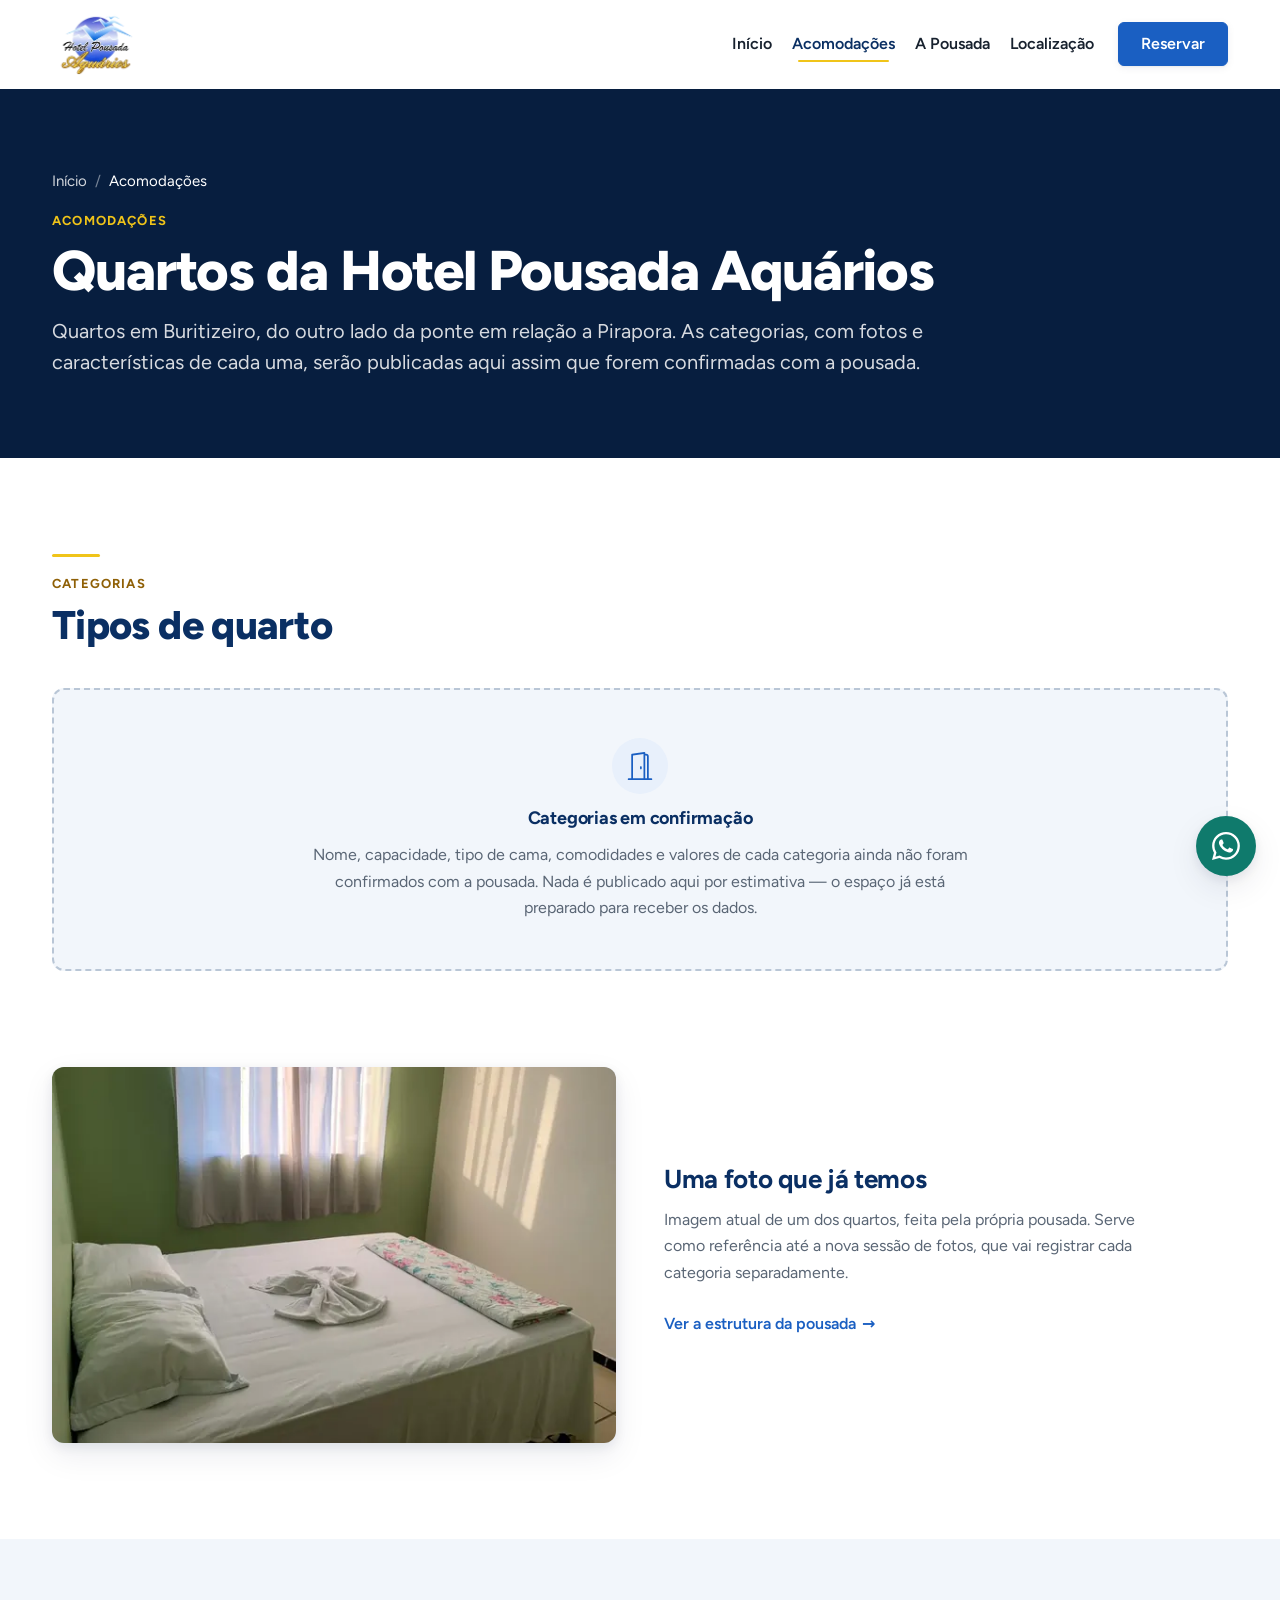
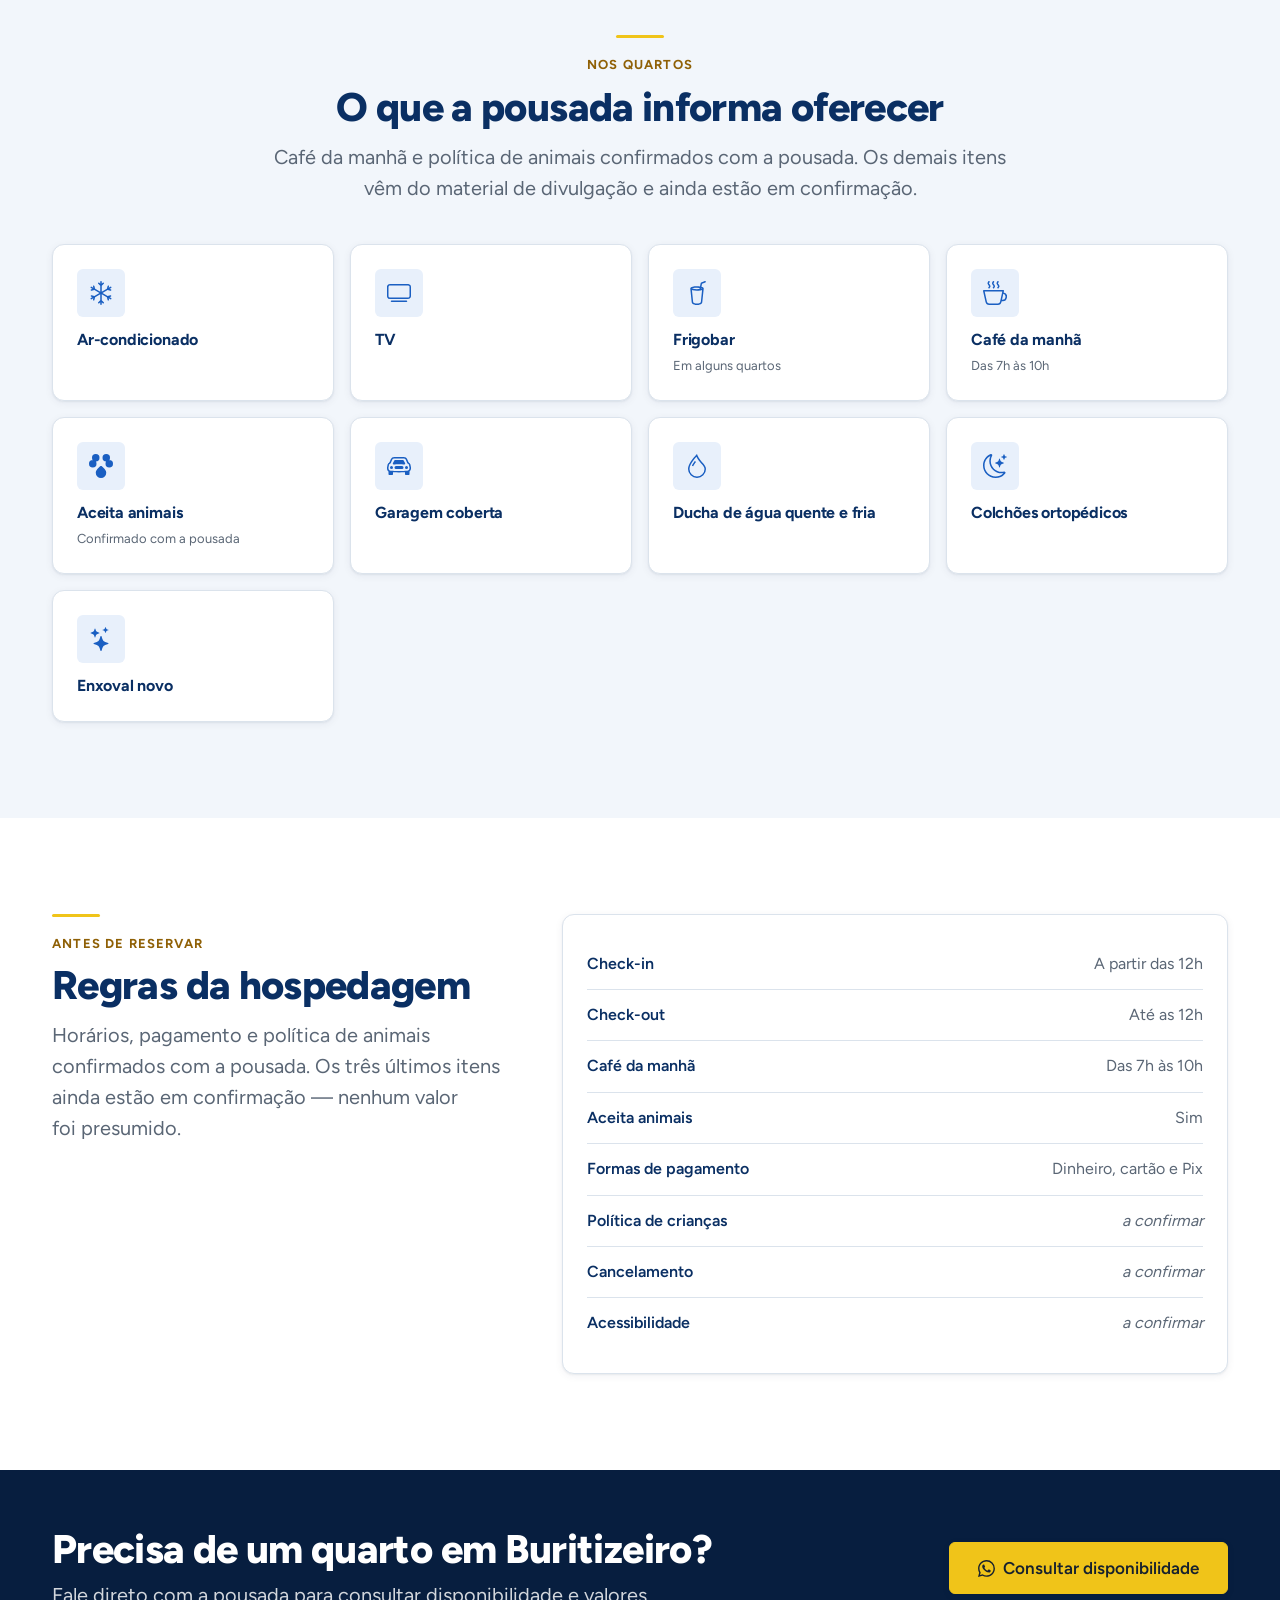
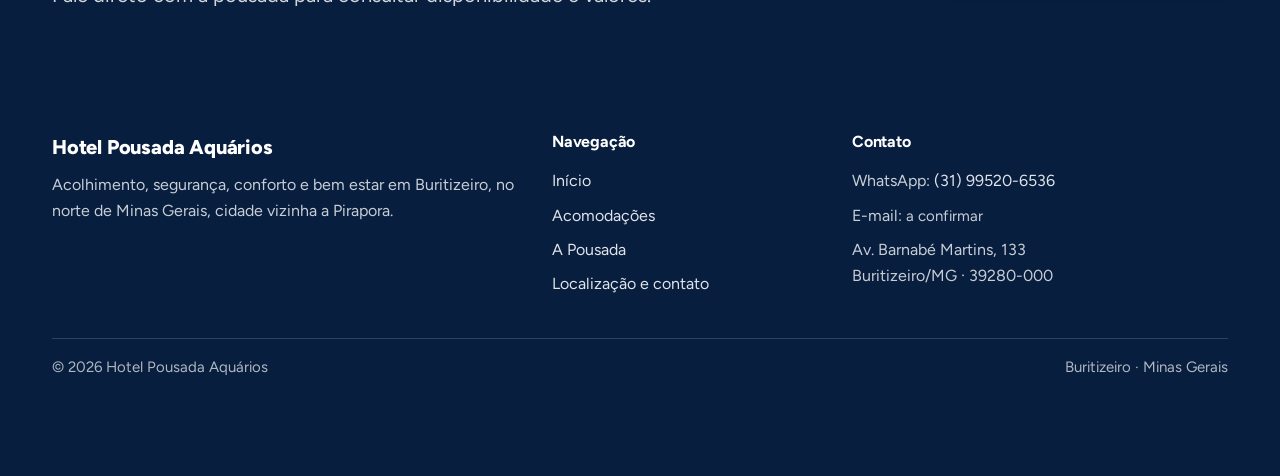
<file: acomodacoes.html>
<!doctype html>
<html lang="pt-BR">
<head>
  <meta charset="utf-8">
  <meta name="viewport" content="width=device-width, initial-scale=1">
  <title>Acomodações em Buritizeiro, perto de Pirapora — Pousada Aquários</title>
  <meta name="description" content="Quartos da Hotel Pousada Aquários, em Buritizeiro/MG. Hospedagem prática para quem vem a Buritizeiro ou a Pirapora, cidades vizinhas separadas pelo rio.">
  <meta name="theme-color" content="#1A5FC2">

  <!-- SEO. Todas as URLs absolutas usam um domínio de espaço reservado; rode
       tools/definir-dominio.py antes de publicar para trocar de uma vez.
       O canonical é absoluto porque relativo, embora o Google aceite,
       reprova na auditoria de SEO do Lighthouse. -->
  <link rel="canonical" href="https://hotelpousadaquarios.paulodev.net/acomodacoes">

  <meta property="og:type" content="website">
  <meta property="og:site_name" content="Hotel Pousada Aquários">
  <meta property="og:locale" content="pt_BR">
  <meta property="og:title" content="Acomodações em Buritizeiro, perto de Pirapora — Pousada Aquários">
  <meta property="og:description" content="Quartos da Hotel Pousada Aquários, em Buritizeiro/MG. Hospedagem prática para quem vem a Buritizeiro ou a Pirapora, cidades vizinhas separadas pelo rio.">
  <meta property="og:url" content="https://hotelpousadaquarios.paulodev.net/acomodacoes">
  <meta property="og:image" content="https://hotelpousadaquarios.paulodev.net/img/og-image.jpg">
  <meta property="og:image:width" content="1200">
  <meta property="og:image:height" content="630">
  <meta property="og:image:alt" content="Amanhecer sobre o Rio São Francisco, visto de Buritizeiro">
  <meta name="twitter:card" content="summary_large_image">

  <!-- Favicon (provisório, derivado da logo — substituir na entrega final) -->
  <link rel="icon" href="favicon.ico" sizes="any">
  <link rel="apple-touch-icon" href="apple-touch-icon.png">

  <!-- Fonte própria: pré-carrega o subset latin, usado logo no primeiro texto -->
  <link rel="preload" href="fonts/figtree-latin-wght-normal.woff2"
        as="font" type="font/woff2" crossorigin>

  <!-- Bootstrap servido do próprio domínio: pelo CDN o navegador abria
       uma segunda conexão (DNS + TLS) no caminho crítico. Os ícones são
       SVG inline — a fonte do Bootstrap Icons custava 87 KB de CSS mais
       134 KB de fonte para 21 símbolos. -->
  <link rel="stylesheet" href="vendor/bootstrap.min.css">

  <!-- CSS próprio: sempre depois do Bootstrap -->
  <link rel="stylesheet" href="css/style.css">
  <script type="application/ld+json">
  {
    "@context": "https://schema.org",
    "@type": "BreadcrumbList",
    "itemListElement": [
      {
        "@type": "ListItem",
        "position": 1,
        "name": "Início",
        "item": "https://hotelpousadaquarios.paulodev.net/"
      },
      {
        "@type": "ListItem",
        "position": 2,
        "name": "Acomodações",
        "item": "https://hotelpousadaquarios.paulodev.net/acomodacoes"
      }
    ]
  }
  </script>
</head>
<body>
  <a class="skip-link" href="#conteudo">Pular para o conteúdo</a>

  <header class="aq-header" data-header>
    <div class="container">
      <nav class="navbar navbar-expand-lg aq-header__inner" aria-label="Navegação principal">

        <a class="navbar-brand aq-brand me-auto" href="/">
          <img src="img/logo-nav-360.webp"
               srcset="img/logo-nav-180.webp 180w, img/logo-nav-360.webp 360w, img/logo-nav@2x.webp 600w"
               sizes="(min-width: 992px) 88px, 61px"
               alt="Hotel Pousada Aquários — página inicial"
               width="360" height="262">
        </a>

        <button class="aq-toggler d-lg-none" type="button"
                data-bs-toggle="offcanvas" data-bs-target="#aqMenu"
                aria-controls="aqMenu" aria-label="Abrir menu de navegação">
          <svg class="aq-icon" viewBox="0 0 16 16" fill="currentColor" aria-hidden="true" focusable="false"><path fill-rule="evenodd" d="M2.5 12a.5.5 0 0 1 .5-.5h10a.5.5 0 0 1 0 1H3a.5.5 0 0 1-.5-.5m0-4a.5.5 0 0 1 .5-.5h10a.5.5 0 0 1 0 1H3a.5.5 0 0 1-.5-.5m0-4a.5.5 0 0 1 .5-.5h10a.5.5 0 0 1 0 1H3a.5.5 0 0 1-.5-.5"/></svg>
        </button>

        <div class="offcanvas offcanvas-end aq-offcanvas" tabindex="-1"
             id="aqMenu" aria-labelledby="aqMenuTitulo">
          <div class="offcanvas-header">
            <!-- <p> e não <h2>: o painel fica no topo do DOM e um h2 aqui
                 apareceria antes do h1 da página, quebrando a ordem de
                 cabeçalhos. O aria-labelledby funciona igual. -->
            <p class="offcanvas-title h6 mb-0" id="aqMenuTitulo">Menu</p>
            <button type="button" class="btn-close" data-bs-dismiss="offcanvas"
                    aria-label="Fechar menu"></button>
          </div>
          <div class="offcanvas-body">
            <ul class="navbar-nav aq-nav align-items-lg-center">
                <li class="nav-item">
                  <a class="nav-link" href="/">Início</a>
                </li>
                <li class="nav-item">
                  <a class="nav-link" href="/acomodacoes" aria-current="page">Acomodações</a>
                </li>
                <li class="nav-item">
                  <a class="nav-link" href="/pousada">A Pousada</a>
                </li>
                <li class="nav-item">
                  <a class="nav-link" href="/contato">Localização</a>
                </li>
            </ul>

            <!-- CTA principal. Vira link do WhatsApp assim que o número for
                 confirmado em js/main.js; até lá leva para a página de contato. -->
            <a class="btn-aq aq-header__cta" href="/contato" data-whatsapp>
              Reservar
            </a>
          </div>
        </div>

      </nav>
    </div>
  </header>

  <main id="conteudo">

    <!-- ================= CABEÇALHO DA PÁGINA ================= -->
    <section class="aq-pagehead">
      <div class="container">
        <nav aria-label="Trilha de navegação">
          <ol class="aq-breadcrumb">
            <li><a href="/">Início</a></li>
            <li aria-current="page">Acomodações</li>
          </ol>
        </nav>
        <span class="aq-eyebrow">Acomodações</span>
        <h1>Quartos da Hotel Pousada Aquários</h1>
        <p class="aq-lead aq-measure mb-0">
          Quartos em Buritizeiro, do outro lado da ponte em relação a Pirapora.
          As categorias, com fotos e características de cada uma, serão
          publicadas aqui assim que forem confirmadas com a pousada.
        </p>
      </div>
    </section>

    <!-- ================= CATEGORIAS ================= -->
    <section class="aq-section">
      <div class="container">
        <div class="aq-section-head">
          <div class="aq-rule"></div>
          <span class="aq-eyebrow">Categorias</span>
          <h2>Tipos de quarto</h2>
        </div>

        <!--
          ESTRUTURA PRONTA PARA AS CATEGORIAS.

          Quando os dados forem confirmados com o proprietário, apague o bloco
          .aq-empty abaixo e duplique o modelo a seguir dentro de
          <div class="row g-4"> — um <div class="col-..."> por categoria.

          Não preencher nada por estimativa: nome, capacidade, tipo de cama,
          comodidades e preço dependem de confirmação (roadmap, seção 17).
          A identificação interna dos quartos por letras não deve ser usada
          comercialmente sem autorização.

          <div class="col-12 col-md-6 col-lg-4">
            <article class="aq-card aq-card--hover">
              <div class="aq-media aq-media--3x2 aq-media--zoom aq-media--flush">
                <img src="img/ARQUIVO.webp" alt="DESCRIÇÃO DO QUARTO"
                     loading="lazy" decoding="async" width="0000" height="0000">
              </div>
              <div class="aq-card__body">
                <h3 class="aq-card__title">NOME DA CATEGORIA</h3>
                <p class="aq-card__text">DESCRIÇÃO CURTA.</p>
                <ul class="aq-list aq-text-sm">
                  <li>Até N hóspedes</li>
                  <li>TIPO DE CAMA</li>
                  <li>COMODIDADE</li>
                </ul>
              </div>
              <div class="aq-card__footer">
                <a class="btn-aq-whatsapp btn-aq-sm btn-aq-block" href="/contato" data-whatsapp>
                  <svg class="aq-icon" viewBox="0 0 16 16" fill="currentColor" aria-hidden="true" focusable="false"><path d="M13.601 2.326A7.85 7.85 0 0 0 7.994 0C3.627 0 .068 3.558.064 7.926c0 1.399.366 2.76 1.057 3.965L0 16l4.204-1.102a7.9 7.9 0 0 0 3.79.965h.004c4.368 0 7.926-3.558 7.93-7.93A7.9 7.9 0 0 0 13.6 2.326zM7.994 14.521a6.6 6.6 0 0 1-3.356-.92l-.24-.144-2.494.654.666-2.433-.156-.251a6.56 6.56 0 0 1-1.007-3.505c0-3.626 2.957-6.584 6.591-6.584a6.56 6.56 0 0 1 4.66 1.931 6.56 6.56 0 0 1 1.928 4.66c-.004 3.639-2.961 6.592-6.592 6.592m3.615-4.934c-.197-.099-1.17-.578-1.353-.646-.182-.065-.315-.099-.445.099-.133.197-.513.646-.627.775-.114.133-.232.148-.43.05-.197-.1-.836-.308-1.592-.985-.59-.525-.985-1.175-1.103-1.372-.114-.198-.011-.304.088-.403.087-.088.197-.232.296-.346.1-.114.133-.198.198-.33.065-.134.034-.248-.015-.347-.05-.099-.445-1.076-.612-1.47-.16-.389-.323-.335-.445-.34-.114-.007-.247-.007-.38-.007a.73.73 0 0 0-.529.247c-.182.198-.691.677-.691 1.654s.71 1.916.81 2.049c.098.133 1.394 2.132 3.383 2.992.47.205.84.326 1.129.418.475.152.904.129 1.246.08.38-.058 1.171-.48 1.338-.943.164-.464.164-.86.114-.943-.049-.084-.182-.133-.38-.232"/></svg>
                  Consultar esta categoria
                </a>
              </div>
            </article>
          </div>
        -->

        <div class="aq-empty" data-confirmar>
          <span class="aq-empty__icon"><svg class="aq-icon" viewBox="0 0 16 16" fill="currentColor" aria-hidden="true" focusable="false"><path d="M8.5 10c-.276 0-.5-.448-.5-1s.224-1 .5-1 .5.448.5 1-.224 1-.5 1"/> <path d="M10.828.122A.5.5 0 0 1 11 .5V1h.5A1.5 1.5 0 0 1 13 2.5V15h1.5a.5.5 0 0 1 0 1h-13a.5.5 0 0 1 0-1H3V1.5a.5.5 0 0 1 .43-.495l7-1a.5.5 0 0 1 .398.117M11.5 2H11v13h1V2.5a.5.5 0 0 0-.5-.5M4 1.934V15h6V1.077z"/></svg></span>
          <h3 class="h5">Categorias em confirmação</h3>
          <p class="aq-text-muted mb-0">
            Nome, capacidade, tipo de cama, comodidades e valores de cada
            categoria ainda não foram confirmados com a pousada. Nada é
            publicado aqui por estimativa — o espaço já está preparado para
            receber os dados.
          </p>
        </div>

        <div class="row g-4 g-lg-5 align-items-center mt-4 mt-lg-5">
          <div class="col-12 col-lg-6">
            <div class="aq-media aq-media--3x2 aq-shadow">
              <img src="img/foto-de-quarto-1200.webp"
                   srcset="img/foto-de-quarto-400.webp 400w, img/foto-de-quarto-600.webp 600w, img/foto-de-quarto-800.webp 800w, img/foto-de-quarto-1200.webp 1200w"
                   sizes="(min-width: 992px) 570px, 94vw"
                   alt="Quarto da pousada, com cama de casal arrumada e janela com cortina"
                   loading="lazy" decoding="async" width="1200" height="898">
            </div>
          </div>
          <div class="col-12 col-lg-6">
            <h3>Uma foto que já temos</h3>
            <p class="aq-text-muted">
              Imagem atual de um dos quartos, feita pela própria pousada. Serve
              como referência até a nova sessão de fotos, que vai registrar
              cada categoria separadamente.
            </p>
            <p class="mb-0">
              <a class="aq-link-arrow" href="/pousada">Ver a estrutura da pousada</a>
            </p>
          </div>
        </div>
      </div>
    </section>

    <!-- ================= O QUE OS QUARTOS TÊM ================= -->
    <section class="aq-section aq-bg-alt">
      <div class="container">
        <div class="aq-section-head aq-section-head--center">
          <div class="aq-rule"></div>
          <span class="aq-eyebrow">Nos quartos</span>
          <h2>O que a pousada informa oferecer</h2>
          <p class="aq-lead">
            Café da manhã e política de animais confirmados com a pousada. Os
            demais itens vêm do material de divulgação e ainda estão em
            confirmação.
          </p>
        </div>

        <div class="row g-3">
          <div class="col-6 col-md-4 col-lg-3">
            <div class="aq-card h-100" data-confirmar>
              <div class="aq-card__body">
                <span class="aq-card__icon"><svg class="aq-icon" viewBox="0 0 16 16" fill="currentColor" aria-hidden="true" focusable="false"><path d="M8 16a.5.5 0 0 1-.5-.5v-1.293l-.646.647a.5.5 0 0 1-.707-.708L7.5 12.793V8.866l-3.4 1.963-.496 1.85a.5.5 0 1 1-.966-.26l.237-.882-1.12.646a.5.5 0 0 1-.5-.866l1.12-.646-.884-.237a.5.5 0 1 1 .26-.966l1.848.495L7 8 3.6 6.037l-1.85.495a.5.5 0 0 1-.258-.966l.883-.237-1.12-.646a.5.5 0 1 1 .5-.866l1.12.646-.237-.883a.5.5 0 1 1 .966-.258l.495 1.849L7.5 7.134V3.207L6.147 1.854a.5.5 0 1 1 .707-.708l.646.647V.5a.5.5 0 1 1 1 0v1.293l.647-.647a.5.5 0 1 1 .707.708L8.5 3.207v3.927l3.4-1.963.496-1.85a.5.5 0 1 1 .966.26l-.236.882 1.12-.646a.5.5 0 0 1 .5.866l-1.12.646.883.237a.5.5 0 1 1-.26.966l-1.848-.495L9 8l3.4 1.963 1.849-.495a.5.5 0 0 1 .259.966l-.883.237 1.12.646a.5.5 0 0 1-.5.866l-1.12-.646.236.883a.5.5 0 1 1-.966.258l-.495-1.849-3.4-1.963v3.927l1.353 1.353a.5.5 0 0 1-.707.708l-.647-.647V15.5a.5.5 0 0 1-.5.5z"/></svg></span>
                <h3 class="h6 mb-0">Ar-condicionado</h3>
              </div>
            </div>
          </div>
          <div class="col-6 col-md-4 col-lg-3">
            <div class="aq-card h-100" data-confirmar>
              <div class="aq-card__body">
                <span class="aq-card__icon"><svg class="aq-icon" viewBox="0 0 16 16" fill="currentColor" aria-hidden="true" focusable="false"><path d="M2.5 13.5A.5.5 0 0 1 3 13h10a.5.5 0 0 1 0 1H3a.5.5 0 0 1-.5-.5M13.991 3l.024.001a1.5 1.5 0 0 1 .538.143.76.76 0 0 1 .302.254c.067.1.145.277.145.602v5.991l-.001.024a1.5 1.5 0 0 1-.143.538.76.76 0 0 1-.254.302c-.1.067-.277.145-.602.145H2.009l-.024-.001a1.5 1.5 0 0 1-.538-.143.76.76 0 0 1-.302-.254C1.078 10.502 1 10.325 1 10V4.009l.001-.024a1.5 1.5 0 0 1 .143-.538.76.76 0 0 1 .254-.302C1.498 3.078 1.675 3 2 3zM14 2H2C0 2 0 4 0 4v6c0 2 2 2 2 2h12c2 0 2-2 2-2V4c0-2-2-2-2-2"/></svg></span>
                <h3 class="h6 mb-0">TV</h3>
              </div>
            </div>
          </div>
          <div class="col-6 col-md-4 col-lg-3">
            <div class="aq-card h-100" data-confirmar>
              <div class="aq-card__body">
                <span class="aq-card__icon"><svg class="aq-icon" viewBox="0 0 16 16" fill="currentColor" aria-hidden="true" focusable="false"><path d="M13.902.334a.5.5 0 0 1-.28.65l-2.254.902-.4 1.927c.376.095.715.215.972.367.228.135.56.396.56.82q0 .069-.011.132l-.962 9.068a1.28 1.28 0 0 1-.524.93c-.488.34-1.494.87-3.01.87s-2.522-.53-3.01-.87a1.28 1.28 0 0 1-.524-.93L3.51 5.132A1 1 0 0 1 3.5 5c0-.424.332-.685.56-.82.262-.154.607-.276.99-.372C5.824 3.614 6.867 3.5 8 3.5c.712 0 1.389.045 1.985.127l.464-2.215a.5.5 0 0 1 .303-.356l2.5-1a.5.5 0 0 1 .65.278M9.768 4.607A14 14 0 0 0 8 4.5c-1.076 0-2.033.11-2.707.278A3.3 3.3 0 0 0 4.645 5c.146.073.362.15.648.222C5.967 5.39 6.924 5.5 8 5.5c.571 0 1.109-.03 1.588-.085zm.292 1.756C9.445 6.45 8.742 6.5 8 6.5c-1.133 0-2.176-.114-2.95-.308a6 6 0 0 1-.435-.127l.838 8.03c.013.121.06.186.102.215.357.249 1.168.69 2.438.69s2.081-.441 2.438-.69c.042-.029.09-.094.102-.215l.852-8.03a6 6 0 0 1-.435.127 9 9 0 0 1-.89.17zM4.467 4.884s.003.002.005.006zm7.066 0-.005.006zM11.354 5a3 3 0 0 0-.604-.21l-.099.445.055-.013c.286-.072.502-.149.648-.222"/></svg></span>
                <h3 class="h6 mb-1">Frigobar</h3>
                <p class="aq-text-xs aq-text-muted mb-0">Em alguns quartos</p>
              </div>
            </div>
          </div>
          <div class="col-6 col-md-4 col-lg-3">
            <div class="aq-card h-100">
              <div class="aq-card__body">
                <span class="aq-card__icon"><svg class="aq-icon" viewBox="0 0 16 16" fill="currentColor" aria-hidden="true" focusable="false"><path fill-rule="evenodd" d="M.5 6a.5.5 0 0 0-.488.608l1.652 7.434A2.5 2.5 0 0 0 4.104 16h5.792a2.5 2.5 0 0 0 2.44-1.958l.131-.59a3 3 0 0 0 1.3-5.854l.221-.99A.5.5 0 0 0 13.5 6zM13 12.5a2 2 0 0 1-.316-.025l.867-3.898A2.001 2.001 0 0 1 13 12.5M2.64 13.825 1.123 7h11.754l-1.517 6.825A1.5 1.5 0 0 1 9.896 15H4.104a1.5 1.5 0 0 1-1.464-1.175"/> <path d="m4.4.8-.003.004-.014.019a4 4 0 0 0-.204.31 2 2 0 0 0-.141.267c-.026.06-.034.092-.037.103v.004a.6.6 0 0 0 .091.248c.075.133.178.272.308.445l.01.012c.118.158.26.347.37.543.112.2.22.455.22.745 0 .188-.065.368-.119.494a3 3 0 0 1-.202.388 5 5 0 0 1-.253.382l-.018.025-.005.008-.002.002A.5.5 0 0 1 3.6 4.2l.003-.004.014-.019a4 4 0 0 0 .204-.31 2 2 0 0 0 .141-.267c.026-.06.034-.092.037-.103a.6.6 0 0 0-.09-.252A4 4 0 0 0 3.6 2.8l-.01-.012a5 5 0 0 1-.37-.543A1.53 1.53 0 0 1 3 1.5c0-.188.065-.368.119-.494.059-.138.134-.274.202-.388a6 6 0 0 1 .253-.382l.025-.035A.5.5 0 0 1 4.4.8m3 0-.003.004-.014.019a4 4 0 0 0-.204.31 2 2 0 0 0-.141.267c-.026.06-.034.092-.037.103v.004a.6.6 0 0 0 .091.248c.075.133.178.272.308.445l.01.012c.118.158.26.347.37.543.112.2.22.455.22.745 0 .188-.065.368-.119.494a3 3 0 0 1-.202.388 5 5 0 0 1-.253.382l-.018.025-.005.008-.002.002A.5.5 0 0 1 6.6 4.2l.003-.004.014-.019a4 4 0 0 0 .204-.31 2 2 0 0 0 .141-.267c.026-.06.034-.092.037-.103a.6.6 0 0 0-.09-.252A4 4 0 0 0 6.6 2.8l-.01-.012a5 5 0 0 1-.37-.543A1.53 1.53 0 0 1 6 1.5c0-.188.065-.368.119-.494.059-.138.134-.274.202-.388a6 6 0 0 1 .253-.382l.025-.035A.5.5 0 0 1 7.4.8m3 0-.003.004-.014.019a4 4 0 0 0-.204.31 2 2 0 0 0-.141.267c-.026.06-.034.092-.037.103v.004a.6.6 0 0 0 .091.248c.075.133.178.272.308.445l.01.012c.118.158.26.347.37.543.112.2.22.455.22.745 0 .188-.065.368-.119.494a3 3 0 0 1-.202.388 5 5 0 0 1-.252.382l-.019.025-.005.008-.002.002A.5.5 0 0 1 9.6 4.2l.003-.004.014-.019a4 4 0 0 0 .204-.31 2 2 0 0 0 .141-.267c.026-.06.034-.092.037-.103a.6.6 0 0 0-.09-.252A4 4 0 0 0 9.6 2.8l-.01-.012a5 5 0 0 1-.37-.543A1.53 1.53 0 0 1 9 1.5c0-.188.065-.368.119-.494.059-.138.134-.274.202-.388a6 6 0 0 1 .253-.382l.025-.035A.5.5 0 0 1 10.4.8"/></svg></span>
                <h3 class="h6 mb-1">Café da manhã</h3>
                <p class="aq-text-xs aq-text-muted mb-0">Das 7h às 10h</p>
              </div>
            </div>
          </div>
          <div class="col-6 col-md-4 col-lg-3">
            <div class="aq-card h-100">
              <div class="aq-card__body">
                <span class="aq-card__icon"><svg class="aq-icon" viewBox="0 0 16 16" fill="currentColor" aria-hidden="true" focusable="false"><path d="M4.5 5a2.5 2.5 0 1 1 0-5 2.5 2.5 0 0 1 0 5m7 0a2.5 2.5 0 1 1 0-5 2.5 2.5 0 0 1 0 5M2.5 9a2.5 2.5 0 1 1 0-5 2.5 2.5 0 0 1 0 5m11 0a2.5 2.5 0 1 1 0-5 2.5 2.5 0 0 1 0 5M8 16a3.5 3.5 0 0 1-3.5-3.5c0-1.5 1-2.5 1.9-3.4.7-.7 1.1-1.1 1.6-1.1s.9.4 1.6 1.1c.9.9 1.9 1.9 1.9 3.4A3.5 3.5 0 0 1 8 16"/></svg></span>
                <h3 class="h6 mb-1">Aceita animais</h3>
                <p class="aq-text-xs aq-text-muted mb-0">Confirmado com a pousada</p>
              </div>
            </div>
          </div>
          <div class="col-6 col-md-4 col-lg-3">
            <div class="aq-card h-100" data-confirmar>
              <div class="aq-card__body">
                <span class="aq-card__icon"><svg class="aq-icon" viewBox="0 0 16 16" fill="currentColor" aria-hidden="true" focusable="false"><path d="M4 9a1 1 0 1 1-2 0 1 1 0 0 1 2 0m10 0a1 1 0 1 1-2 0 1 1 0 0 1 2 0M6 8a1 1 0 0 0 0 2h4a1 1 0 1 0 0-2zM4.862 4.276 3.906 6.19a.51.51 0 0 0 .497.731c.91-.073 2.35-.17 3.597-.17s2.688.097 3.597.17a.51.51 0 0 0 .497-.731l-.956-1.913A.5.5 0 0 0 10.691 4H5.309a.5.5 0 0 0-.447.276"/> <path d="M2.52 3.515A2.5 2.5 0 0 1 4.82 2h6.362c1 0 1.904.596 2.298 1.515l.792 1.848c.075.175.21.319.38.404.5.25.855.715.965 1.262l.335 1.679q.05.242.049.49v.413c0 .814-.39 1.543-1 1.997V13.5a.5.5 0 0 1-.5.5h-2a.5.5 0 0 1-.5-.5v-1.338c-1.292.048-2.745.088-4 .088s-2.708-.04-4-.088V13.5a.5.5 0 0 1-.5.5h-2a.5.5 0 0 1-.5-.5v-1.892c-.61-.454-1-1.183-1-1.997v-.413a2.5 2.5 0 0 1 .049-.49l.335-1.68c.11-.546.465-1.012.964-1.261a.8.8 0 0 0 .381-.404l.792-1.848ZM4.82 3a1.5 1.5 0 0 0-1.379.91l-.792 1.847a1.8 1.8 0 0 1-.853.904.8.8 0 0 0-.43.564L1.03 8.904a1.5 1.5 0 0 0-.03.294v.413c0 .796.62 1.448 1.408 1.484 1.555.07 3.786.155 5.592.155s4.037-.084 5.592-.155A1.48 1.48 0 0 0 15 9.611v-.413q0-.148-.03-.294l-.335-1.68a.8.8 0 0 0-.43-.563 1.8 1.8 0 0 1-.853-.904l-.792-1.848A1.5 1.5 0 0 0 11.18 3z"/></svg></span>
                <h3 class="h6 mb-0">Garagem coberta</h3>
              </div>
            </div>
          </div>
          <div class="col-6 col-md-4 col-lg-3">
            <div class="aq-card h-100" data-confirmar>
              <div class="aq-card__body">
                <span class="aq-card__icon"><svg class="aq-icon" viewBox="0 0 16 16" fill="currentColor" aria-hidden="true" focusable="false"><path fill-rule="evenodd" d="M7.21.8C7.69.295 8 0 8 0q.164.544.371 1.038c.812 1.946 2.073 3.35 3.197 4.6C12.878 7.096 14 8.345 14 10a6 6 0 0 1-12 0C2 6.668 5.58 2.517 7.21.8m.413 1.021A31 31 0 0 0 5.794 3.99c-.726.95-1.436 2.008-1.96 3.07C3.304 8.133 3 9.138 3 10a5 5 0 0 0 10 0c0-1.201-.796-2.157-2.181-3.7l-.03-.032C9.75 5.11 8.5 3.72 7.623 1.82z"/> <path fill-rule="evenodd" d="M4.553 7.776c.82-1.641 1.717-2.753 2.093-3.13l.708.708c-.29.29-1.128 1.311-1.907 2.87z"/></svg></span>
                <h3 class="h6 mb-0">Ducha de água quente e fria</h3>
              </div>
            </div>
          </div>
          <div class="col-6 col-md-4 col-lg-3">
            <div class="aq-card h-100" data-confirmar>
              <div class="aq-card__body">
                <span class="aq-card__icon"><svg class="aq-icon" viewBox="0 0 16 16" fill="currentColor" aria-hidden="true" focusable="false"><path d="M6 .278a.77.77 0 0 1 .08.858 7.2 7.2 0 0 0-.878 3.46c0 4.021 3.278 7.277 7.318 7.277q.792-.001 1.533-.16a.79.79 0 0 1 .81.316.73.73 0 0 1-.031.893A8.35 8.35 0 0 1 8.344 16C3.734 16 0 12.286 0 7.71 0 4.266 2.114 1.312 5.124.06A.75.75 0 0 1 6 .278M4.858 1.311A7.27 7.27 0 0 0 1.025 7.71c0 4.02 3.279 7.276 7.319 7.276a7.32 7.32 0 0 0 5.205-2.162q-.506.063-1.029.063c-4.61 0-8.343-3.714-8.343-8.29 0-1.167.242-2.278.681-3.286"/> <path d="M10.794 3.148a.217.217 0 0 1 .412 0l.387 1.162c.173.518.579.924 1.097 1.097l1.162.387a.217.217 0 0 1 0 .412l-1.162.387a1.73 1.73 0 0 0-1.097 1.097l-.387 1.162a.217.217 0 0 1-.412 0l-.387-1.162A1.73 1.73 0 0 0 9.31 6.593l-1.162-.387a.217.217 0 0 1 0-.412l1.162-.387a1.73 1.73 0 0 0 1.097-1.097zM13.863.099a.145.145 0 0 1 .274 0l.258.774c.115.346.386.617.732.732l.774.258a.145.145 0 0 1 0 .274l-.774.258a1.16 1.16 0 0 0-.732.732l-.258.774a.145.145 0 0 1-.274 0l-.258-.774a1.16 1.16 0 0 0-.732-.732l-.774-.258a.145.145 0 0 1 0-.274l.774-.258c.346-.115.617-.386.732-.732z"/></svg></span>
                <h3 class="h6 mb-0">Colchões ortopédicos</h3>
              </div>
            </div>
          </div>
          <div class="col-6 col-md-4 col-lg-3">
            <div class="aq-card h-100" data-confirmar>
              <div class="aq-card__body">
                <span class="aq-card__icon"><svg class="aq-icon" viewBox="0 0 16 16" fill="currentColor" aria-hidden="true" focusable="false"><path d="M7.657 6.247c.11-.33.576-.33.686 0l.645 1.937a2.89 2.89 0 0 0 1.829 1.828l1.936.645c.33.11.33.576 0 .686l-1.937.645a2.89 2.89 0 0 0-1.828 1.829l-.645 1.936a.361.361 0 0 1-.686 0l-.645-1.937a2.89 2.89 0 0 0-1.828-1.828l-1.937-.645a.361.361 0 0 1 0-.686l1.937-.645a2.89 2.89 0 0 0 1.828-1.828zM3.794 1.148a.217.217 0 0 1 .412 0l.387 1.162c.173.518.579.924 1.097 1.097l1.162.387a.217.217 0 0 1 0 .412l-1.162.387A1.73 1.73 0 0 0 4.593 5.69l-.387 1.162a.217.217 0 0 1-.412 0L3.407 5.69A1.73 1.73 0 0 0 2.31 4.593l-1.162-.387a.217.217 0 0 1 0-.412l1.162-.387A1.73 1.73 0 0 0 3.407 2.31zM10.863.099a.145.145 0 0 1 .274 0l.258.774c.115.346.386.617.732.732l.774.258a.145.145 0 0 1 0 .274l-.774.258a1.16 1.16 0 0 0-.732.732l-.258.774a.145.145 0 0 1-.274 0l-.258-.774a1.16 1.16 0 0 0-.732-.732L9.1 2.137a.145.145 0 0 1 0-.274l.774-.258c.346-.115.617-.386.732-.732z"/></svg></span>
                <h3 class="h6 mb-0">Enxoval novo</h3>
              </div>
            </div>
          </div>
        </div>
      </div>
    </section>

    <!-- ================= POLÍTICAS ================= -->
    <section class="aq-section">
      <div class="container">
        <div class="row g-4 g-lg-5">
          <div class="col-12 col-lg-5">
            <div class="aq-section-head mb-0">
              <div class="aq-rule"></div>
              <span class="aq-eyebrow">Antes de reservar</span>
              <h2>Regras da hospedagem</h2>
              <p class="aq-lead">
                Horários, pagamento e política de animais confirmados com a
                pousada. Os três últimos itens ainda estão em confirmação —
                nenhum valor foi presumido.
              </p>
            </div>
          </div>

          <div class="col-12 col-lg-7">
            <div class="aq-card"><div class="aq-card__body">
              <dl class="aq-specs">
                <div class="aq-specs__row">
                  <dt>Check-in</dt>
                  <dd>A partir das 12h</dd>
                </div>
                <div class="aq-specs__row">
                  <dt>Check-out</dt>
                  <dd>Até as 12h</dd>
                </div>
                <div class="aq-specs__row">
                  <dt>Café da manhã</dt>
                  <dd>Das 7h às 10h</dd>
                </div>
                <div class="aq-specs__row">
                  <dt>Aceita animais</dt>
                  <dd>Sim</dd>
                </div>
                <div class="aq-specs__row">
                  <dt>Formas de pagamento</dt>
                  <dd>Dinheiro, cartão e Pix</dd>
                </div>
                <div class="aq-specs__row">
                  <dt>Política de crianças</dt>
                  <dd data-confirmar><span class="aq-pending">a confirmar</span></dd>
                </div>
                <div class="aq-specs__row">
                  <dt>Cancelamento</dt>
                  <dd data-confirmar><span class="aq-pending">a confirmar</span></dd>
                </div>
                <div class="aq-specs__row">
                  <dt>Acessibilidade</dt>
                  <dd data-confirmar><span class="aq-pending">a confirmar</span></dd>
                </div>
              </dl>
            </div></div>
          </div>
        </div>
      </div>
    </section>

    <!-- ================= CTA WHATSAPP ================= -->
    <section class="aq-section--sm aq-bg-dark">
      <div class="container">
        <div class="row g-3 align-items-center justify-content-between">
          <div class="col-12 col-lg-7">
            <h2 class="mb-2">Precisa de um quarto em Buritizeiro?</h2>
            <p class="aq-lead mb-0">
              Fale direto com a pousada para consultar disponibilidade e valores.
            </p>
          </div>
          <div class="col-12 col-lg-auto">
            <a class="btn-aq-gold btn-aq-lg" href="/contato" data-whatsapp>
              <svg class="aq-icon" viewBox="0 0 16 16" fill="currentColor" aria-hidden="true" focusable="false"><path d="M13.601 2.326A7.85 7.85 0 0 0 7.994 0C3.627 0 .068 3.558.064 7.926c0 1.399.366 2.76 1.057 3.965L0 16l4.204-1.102a7.9 7.9 0 0 0 3.79.965h.004c4.368 0 7.926-3.558 7.93-7.93A7.9 7.9 0 0 0 13.6 2.326zM7.994 14.521a6.6 6.6 0 0 1-3.356-.92l-.24-.144-2.494.654.666-2.433-.156-.251a6.56 6.56 0 0 1-1.007-3.505c0-3.626 2.957-6.584 6.591-6.584a6.56 6.56 0 0 1 4.66 1.931 6.56 6.56 0 0 1 1.928 4.66c-.004 3.639-2.961 6.592-6.592 6.592m3.615-4.934c-.197-.099-1.17-.578-1.353-.646-.182-.065-.315-.099-.445.099-.133.197-.513.646-.627.775-.114.133-.232.148-.43.05-.197-.1-.836-.308-1.592-.985-.59-.525-.985-1.175-1.103-1.372-.114-.198-.011-.304.088-.403.087-.088.197-.232.296-.346.1-.114.133-.198.198-.33.065-.134.034-.248-.015-.347-.05-.099-.445-1.076-.612-1.47-.16-.389-.323-.335-.445-.34-.114-.007-.247-.007-.38-.007a.73.73 0 0 0-.529.247c-.182.198-.691.677-.691 1.654s.71 1.916.81 2.049c.098.133 1.394 2.132 3.383 2.992.47.205.84.326 1.129.418.475.152.904.129 1.246.08.38-.058 1.171-.48 1.338-.943.164-.464.164-.86.114-.943-.049-.084-.182-.133-.38-.232"/></svg>
              Consultar disponibilidade
            </a>
          </div>
        </div>
      </div>
    </section>

  </main>

  <footer class="aq-footer">
    <div class="container">
      <div class="row g-4">

        <div class="col-12 col-lg-5">
          <p class="aq-footer__brand mb-2">Hotel Pousada Aquários</p>
          <p class="mb-0" style="max-width: 30rem">
            Acolhimento, segurança, conforto e bem estar em Buritizeiro,
            no norte de Minas Gerais, cidade vizinha a Pirapora.
          </p>
        </div>

        <div class="col-6 col-lg-3">
          <h2 class="h6 mb-3">Navegação</h2>
          <ul class="aq-footer__list">
            <li><a href="/">Início</a></li>
            <li><a href="/acomodacoes">Acomodações</a></li>
            <li><a href="/pousada">A Pousada</a></li>
            <li><a href="/contato">Localização e contato</a></li>
          </ul>
        </div>

        <div class="col-6 col-lg-4">
          <h2 class="h6 mb-3">Contato</h2>
          <!-- Nenhum canal de contato é publicado antes da confirmação com o
               proprietário (roadmap, seção 26). -->
          <ul class="aq-footer__list">
            <li>WhatsApp: <a href="tel:+5531995206536">(31) 99520-6536</a></li>
            <li data-confirmar>E-mail: <span class="aq-text-sm">a confirmar</span></li>
            <li>Av. Barnabé Martins, 133<br>Buritizeiro/MG · 39280-000</li>
          </ul>
        </div>

      </div>

      <div class="aq-footer__bottom d-flex flex-wrap gap-2 justify-content-between">
        <p class="mb-0">&copy; <span data-ano-atual>2026</span> Hotel Pousada Aquários</p>
        <p class="mb-0">Buritizeiro · Minas Gerais</p>
      </div>
    </div>
  </footer>

  <!-- Botão flutuante de WhatsApp. Fica oculto até o número oficial ser
       confirmado e preenchido em js/main.js (roadmap, seção 26). -->
  <a class="aq-fab" href="#" data-whatsapp hidden
     aria-label="Conversar no WhatsApp">
    <svg class="aq-icon" viewBox="0 0 16 16" fill="currentColor" aria-hidden="true" focusable="false"><path d="M13.601 2.326A7.85 7.85 0 0 0 7.994 0C3.627 0 .068 3.558.064 7.926c0 1.399.366 2.76 1.057 3.965L0 16l4.204-1.102a7.9 7.9 0 0 0 3.79.965h.004c4.368 0 7.926-3.558 7.93-7.93A7.9 7.9 0 0 0 13.6 2.326zM7.994 14.521a6.6 6.6 0 0 1-3.356-.92l-.24-.144-2.494.654.666-2.433-.156-.251a6.56 6.56 0 0 1-1.007-3.505c0-3.626 2.957-6.584 6.591-6.584a6.56 6.56 0 0 1 4.66 1.931 6.56 6.56 0 0 1 1.928 4.66c-.004 3.639-2.961 6.592-6.592 6.592m3.615-4.934c-.197-.099-1.17-.578-1.353-.646-.182-.065-.315-.099-.445.099-.133.197-.513.646-.627.775-.114.133-.232.148-.43.05-.197-.1-.836-.308-1.592-.985-.59-.525-.985-1.175-1.103-1.372-.114-.198-.011-.304.088-.403.087-.088.197-.232.296-.346.1-.114.133-.198.198-.33.065-.134.034-.248-.015-.347-.05-.099-.445-1.076-.612-1.47-.16-.389-.323-.335-.445-.34-.114-.007-.247-.007-.38-.007a.73.73 0 0 0-.529.247c-.182.198-.691.677-.691 1.654s.71 1.916.81 2.049c.098.133 1.394 2.132 3.383 2.992.47.205.84.326 1.129.418.475.152.904.129 1.246.08.38-.058 1.171-.48 1.338-.943.164-.464.164-.86.114-.943-.049-.084-.182-.133-.38-.232"/></svg>
  </a>

  <!-- bootstrap.min.js e não o bundle: o bundle embute o Popper, usado só
       por dropdown, tooltip e popover. O site só usa o offcanvas. -->
  <script src="vendor/bootstrap.min.js" defer></script>
  <script src="js/main.js" defer></script>
</body>
</html>
</file>
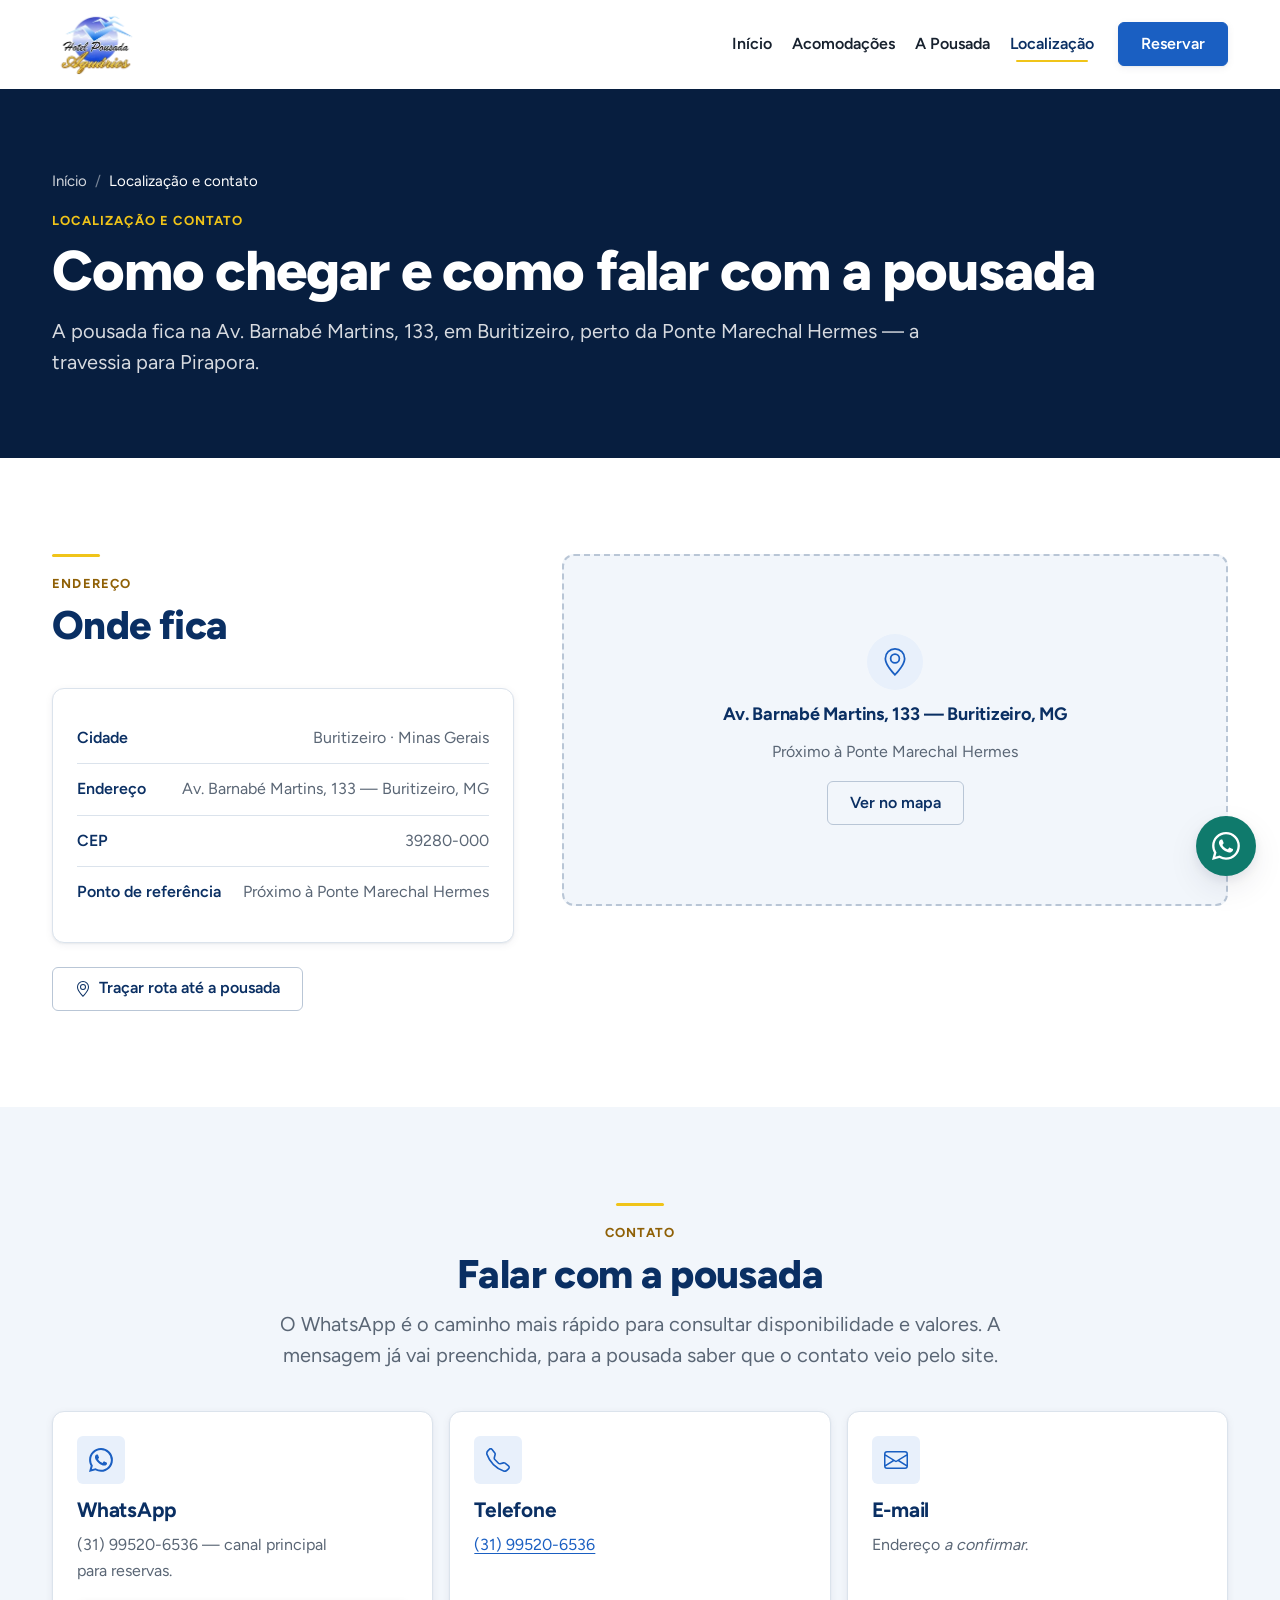
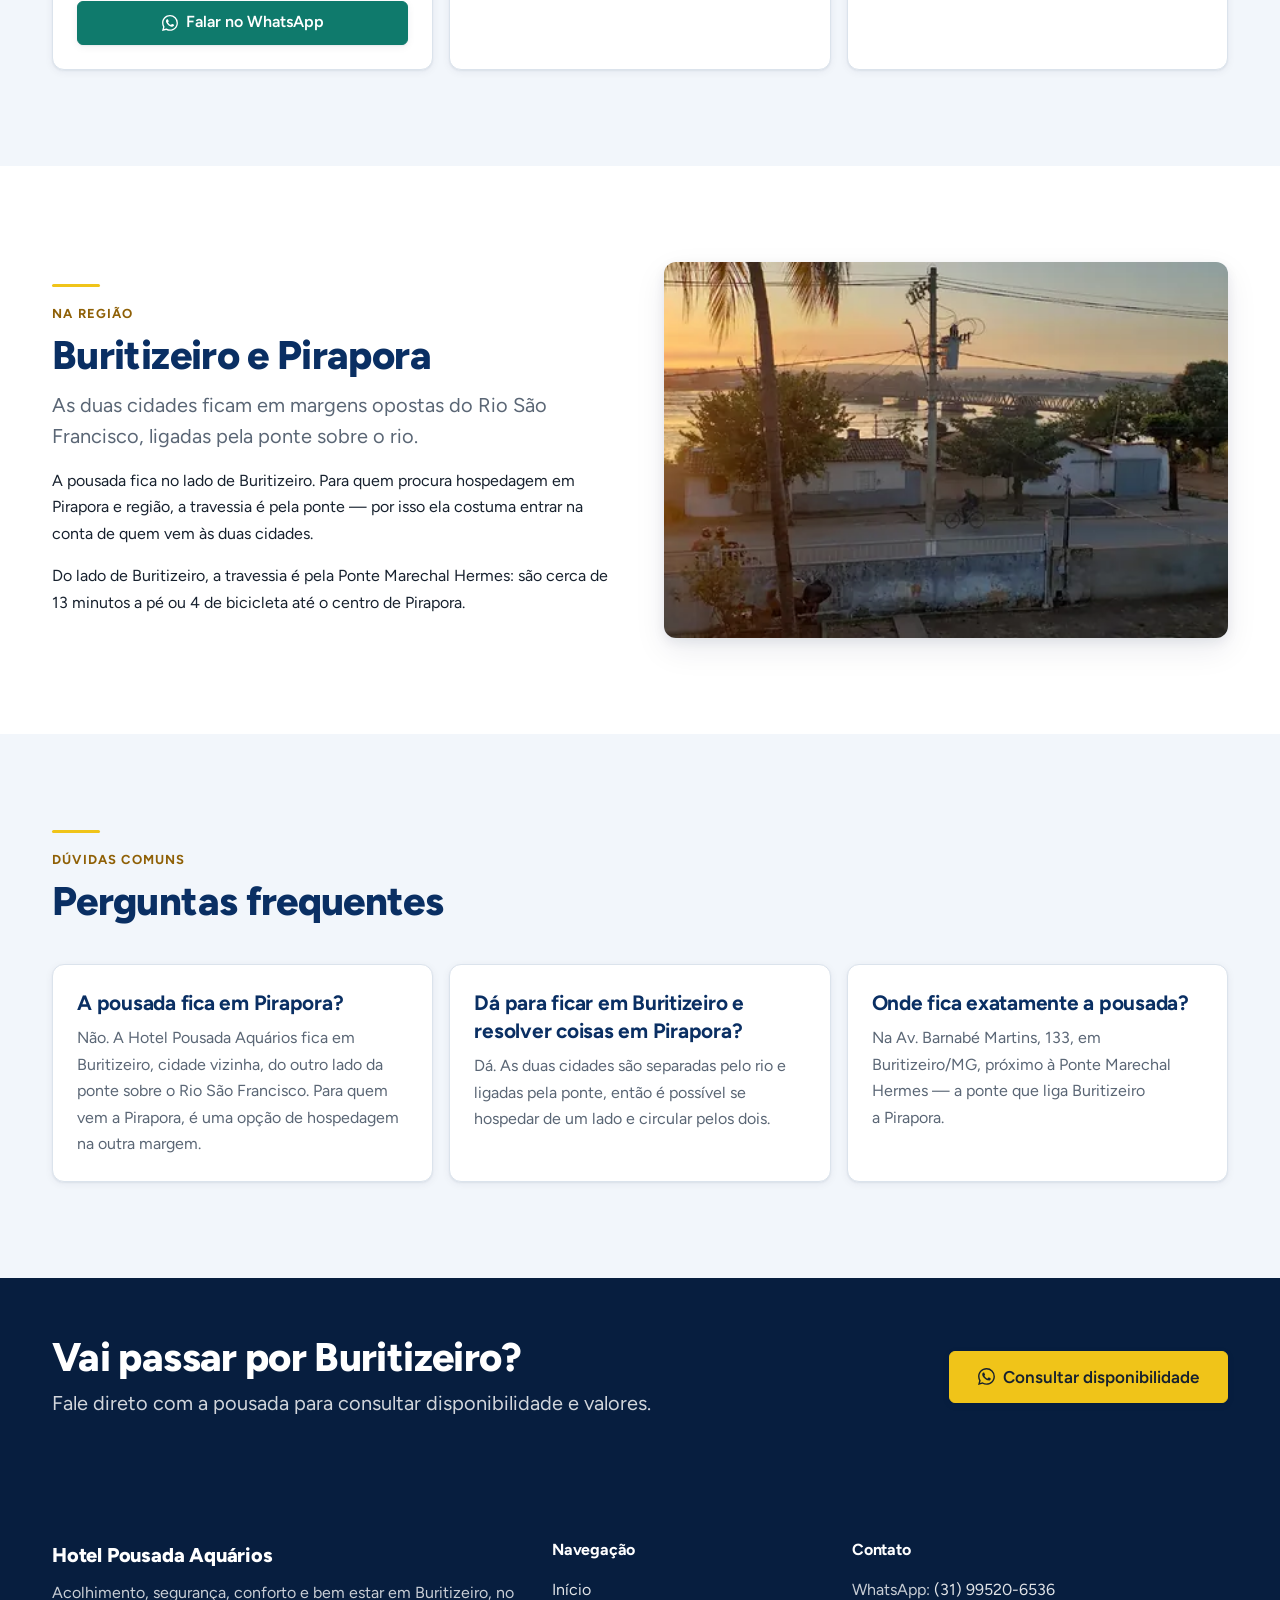
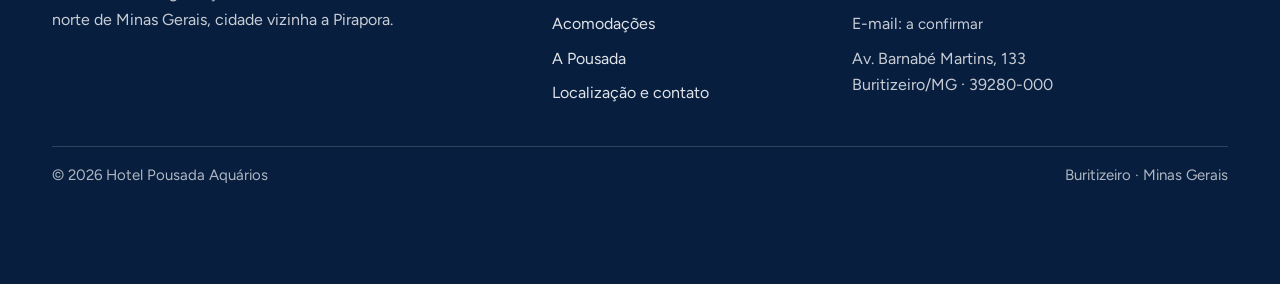
<file: contato.html>
<!doctype html>
<html lang="pt-BR">
<head>
  <meta charset="utf-8">
  <meta name="viewport" content="width=device-width, initial-scale=1">
  <title>Como chegar — Buritizeiro e Pirapora | Hotel Pousada Aquários</title>
  <meta name="description" content="Onde fica e como falar com a Hotel Pousada Aquários, em Buritizeiro/MG — do outro lado da ponte sobre o Rio São Francisco em relação a Pirapora.">
  <meta name="theme-color" content="#1A5FC2">

  <!-- SEO. Todas as URLs absolutas usam um domínio de espaço reservado; rode
       tools/definir-dominio.py antes de publicar para trocar de uma vez.
       O canonical é absoluto porque relativo, embora o Google aceite,
       reprova na auditoria de SEO do Lighthouse. -->
  <link rel="canonical" href="https://hotelpousadaquarios.paulodev.net/contato">

  <meta property="og:type" content="website">
  <meta property="og:site_name" content="Hotel Pousada Aquários">
  <meta property="og:locale" content="pt_BR">
  <meta property="og:title" content="Como chegar — Buritizeiro e Pirapora | Hotel Pousada Aquários">
  <meta property="og:description" content="Onde fica e como falar com a Hotel Pousada Aquários, em Buritizeiro/MG — do outro lado da ponte sobre o Rio São Francisco em relação a Pirapora.">
  <meta property="og:url" content="https://hotelpousadaquarios.paulodev.net/contato">
  <meta property="og:image" content="https://hotelpousadaquarios.paulodev.net/img/og-image.jpg">
  <meta property="og:image:width" content="1200">
  <meta property="og:image:height" content="630">
  <meta property="og:image:alt" content="Amanhecer sobre o Rio São Francisco, visto de Buritizeiro">
  <meta name="twitter:card" content="summary_large_image">

  <!-- Favicon (provisório, derivado da logo — substituir na entrega final) -->
  <link rel="icon" href="favicon.ico" sizes="any">
  <link rel="apple-touch-icon" href="apple-touch-icon.png">

  <!-- Fonte própria: pré-carrega o subset latin, usado logo no primeiro texto -->
  <link rel="preload" href="fonts/figtree-latin-wght-normal.woff2"
        as="font" type="font/woff2" crossorigin>

  <!-- Bootstrap servido do próprio domínio: pelo CDN o navegador abria
       uma segunda conexão (DNS + TLS) no caminho crítico. Os ícones são
       SVG inline — a fonte do Bootstrap Icons custava 87 KB de CSS mais
       134 KB de fonte para 21 símbolos. -->
  <link rel="stylesheet" href="vendor/bootstrap.min.css">

  <!-- CSS próprio: sempre depois do Bootstrap -->
  <link rel="stylesheet" href="css/style.css">
  <script type="application/ld+json">
  {
    "@context": "https://schema.org",
    "@type": "LodgingBusiness",
    "name": "Hotel Pousada Aquários",
    "description": "Pousada em Buritizeiro, no norte de Minas Gerais, às margens do Rio São Francisco e com vista para o rio. Atende também quem procura hospedagem em Pirapora, cidade vizinha ligada pela ponte sobre o rio.",
    "url": "https://hotelpousadaquarios.paulodev.net/",
    "image": "https://hotelpousadaquarios.paulodev.net/img/og-image.jpg",
    "logo": "https://hotelpousadaquarios.paulodev.net/img/logo-nav-360.webp",
    "telephone": "+55-31-99520-6536",
    "address": {
      "@type": "PostalAddress",
      "streetAddress": "Av. Barnabé Martins, 133",
      "addressLocality": "Buritizeiro",
      "addressRegion": "MG",
      "postalCode": "39280-000",
      "addressCountry": "BR"
    },
    "hasMap": "https://www.google.com/maps/search/?api=1&query=Hotel%20Pousada%20Aqu%C3%A1rios%2C%20Av.%20Barnab%C3%A9%20Martins%2C%20133%2C%20Buritizeiro%20-%20MG%2C%2039280-000",
    "areaServed": [
      {
        "@type": "City",
        "name": "Buritizeiro"
      },
      {
        "@type": "City",
        "name": "Pirapora"
      }
    ],
    "checkinTime": "12:00",
    "checkoutTime": "12:00",
    "petsAllowed": true,
    "currenciesAccepted": "BRL",
    "paymentAccepted": "Dinheiro, Cartão de crédito, Cartão de débito, Pix",
    "amenityFeature": [
      {
        "@type": "LocationFeatureSpecification",
        "name": "Café da manhã incluso",
        "value": true
      },
      {
        "@type": "LocationFeatureSpecification",
        "name": "Aceita animais de estimação",
        "value": true
      }
    ]
  }
  </script>
  <script type="application/ld+json">
  {
    "@context": "https://schema.org",
    "@type": "BreadcrumbList",
    "itemListElement": [
      {
        "@type": "ListItem",
        "position": 1,
        "name": "Início",
        "item": "https://hotelpousadaquarios.paulodev.net/"
      },
      {
        "@type": "ListItem",
        "position": 2,
        "name": "Localização e contato",
        "item": "https://hotelpousadaquarios.paulodev.net/contato"
      }
    ]
  }
  </script>
  <script type="application/ld+json">
  {
    "@context": "https://schema.org",
    "@type": "FAQPage",
    "mainEntity": [
      {
        "@type": "Question",
        "name": "A pousada fica em Pirapora?",
        "acceptedAnswer": {
          "@type": "Answer",
          "text": "Não. A Hotel Pousada Aquários fica em Buritizeiro, cidade vizinha, do outro lado da ponte sobre o Rio São Francisco. Para quem vem a Pirapora, é uma opção de hospedagem na outra margem."
        }
      },
      {
        "@type": "Question",
        "name": "Dá para ficar em Buritizeiro e resolver coisas em Pirapora?",
        "acceptedAnswer": {
          "@type": "Answer",
          "text": "Dá. As duas cidades são separadas pelo rio e ligadas pela ponte, então é possível se hospedar de um lado e circular pelos dois."
        }
      },
      {
        "@type": "Question",
        "name": "Onde fica exatamente a pousada?",
        "acceptedAnswer": {
          "@type": "Answer",
          "text": "Na Av. Barnabé Martins, 133, em Buritizeiro/MG, próximo à Ponte Marechal Hermes — a ponte que liga Buritizeiro a Pirapora."
        }
      }
    ]
  }
  </script>
</head>
<body>
  <a class="skip-link" href="#conteudo">Pular para o conteúdo</a>

  <header class="aq-header" data-header>
    <div class="container">
      <nav class="navbar navbar-expand-lg aq-header__inner" aria-label="Navegação principal">

        <a class="navbar-brand aq-brand me-auto" href="/">
          <img src="img/logo-nav-360.webp"
               srcset="img/logo-nav-180.webp 180w, img/logo-nav-360.webp 360w, img/logo-nav@2x.webp 600w"
               sizes="(min-width: 992px) 88px, 61px"
               alt="Hotel Pousada Aquários — página inicial"
               width="360" height="262">
        </a>

        <button class="aq-toggler d-lg-none" type="button"
                data-bs-toggle="offcanvas" data-bs-target="#aqMenu"
                aria-controls="aqMenu" aria-label="Abrir menu de navegação">
          <svg class="aq-icon" viewBox="0 0 16 16" fill="currentColor" aria-hidden="true" focusable="false"><path fill-rule="evenodd" d="M2.5 12a.5.5 0 0 1 .5-.5h10a.5.5 0 0 1 0 1H3a.5.5 0 0 1-.5-.5m0-4a.5.5 0 0 1 .5-.5h10a.5.5 0 0 1 0 1H3a.5.5 0 0 1-.5-.5m0-4a.5.5 0 0 1 .5-.5h10a.5.5 0 0 1 0 1H3a.5.5 0 0 1-.5-.5"/></svg>
        </button>

        <div class="offcanvas offcanvas-end aq-offcanvas" tabindex="-1"
             id="aqMenu" aria-labelledby="aqMenuTitulo">
          <div class="offcanvas-header">
            <!-- <p> e não <h2>: o painel fica no topo do DOM e um h2 aqui
                 apareceria antes do h1 da página, quebrando a ordem de
                 cabeçalhos. O aria-labelledby funciona igual. -->
            <p class="offcanvas-title h6 mb-0" id="aqMenuTitulo">Menu</p>
            <button type="button" class="btn-close" data-bs-dismiss="offcanvas"
                    aria-label="Fechar menu"></button>
          </div>
          <div class="offcanvas-body">
            <ul class="navbar-nav aq-nav align-items-lg-center">
                <li class="nav-item">
                  <a class="nav-link" href="/">Início</a>
                </li>
                <li class="nav-item">
                  <a class="nav-link" href="/acomodacoes">Acomodações</a>
                </li>
                <li class="nav-item">
                  <a class="nav-link" href="/pousada">A Pousada</a>
                </li>
                <li class="nav-item">
                  <a class="nav-link" href="/contato" aria-current="page">Localização</a>
                </li>
            </ul>

            <!-- CTA principal. Vira link do WhatsApp assim que o número for
                 confirmado em js/main.js; até lá leva para a página de contato. -->
            <a class="btn-aq aq-header__cta" href="#contato" data-whatsapp>
              Reservar
            </a>
          </div>
        </div>

      </nav>
    </div>
  </header>

  <main id="conteudo">

    <section class="aq-pagehead">
      <div class="container">
        <nav aria-label="Trilha de navegação">
          <ol class="aq-breadcrumb">
            <li><a href="/">Início</a></li>
            <li aria-current="page">Localização e contato</li>
          </ol>
        </nav>
        <span class="aq-eyebrow">Localização e contato</span>
        <h1>Como chegar e como falar com a pousada</h1>
        <p class="aq-lead aq-measure mb-0">
          A pousada fica na Av. Barnabé Martins, 133, em Buritizeiro, perto da
          Ponte Marechal Hermes — a travessia para Pirapora.
        </p>
      </div>
    </section>

    <!-- ================= ENDEREÇO E MAPA ================= -->
    <section class="aq-section">
      <div class="container">
        <div class="row g-4 g-lg-5">
          <div class="col-12 col-lg-5">
            <div class="aq-section-head">
              <div class="aq-rule"></div>
              <span class="aq-eyebrow">Endereço</span>
              <h2>Onde fica</h2>
            </div>

            <!-- h-auto: .aq-card estica para a altura da linha, e aqui a linha
                 é definida pelo mapa (22rem), o que deixaria a ficha vazia embaixo. -->
            <div class="aq-card h-auto mb-4"><div class="aq-card__body">
              <dl class="aq-specs">
                <div class="aq-specs__row">
                  <dt>Cidade</dt>
                  <dd>Buritizeiro · Minas Gerais</dd>
                </div>
                <div class="aq-specs__row">
                  <dt>Endereço</dt>
                  <dd>Av. Barnabé Martins, 133 — Buritizeiro, MG</dd>
                </div>
                <div class="aq-specs__row">
                  <dt>CEP</dt>
                  <dd>39280-000</dd>
                </div>
                <div class="aq-specs__row">
                  <dt>Ponto de referência</dt>
                  <dd>Próximo à Ponte Marechal Hermes</dd>
                </div>
              </dl>
            </div></div>

            <p class="mb-0">
              <a class="btn-aq-outline"
                 href="https://www.google.com/maps/dir/?api=1&amp;destination=Hotel%20Pousada%20Aqu%C3%A1rios%2C%20Av.%20Barnab%C3%A9%20Martins%2C%20133%2C%20Buritizeiro%20-%20MG%2C%2039280-000"
                 target="_blank" rel="noopener">
                <svg class="aq-icon" viewBox="0 0 16 16" fill="currentColor" aria-hidden="true" focusable="false"><path d="M12.166 8.94c-.524 1.062-1.234 2.12-1.96 3.07A32 32 0 0 1 8 14.58a32 32 0 0 1-2.206-2.57c-.726-.95-1.436-2.008-1.96-3.07C3.304 7.867 3 6.862 3 6a5 5 0 0 1 10 0c0 .862-.305 1.867-.834 2.94M8 16s6-5.686 6-10A6 6 0 0 0 2 6c0 4.314 6 10 6 10"/> <path d="M8 8a2 2 0 1 1 0-4 2 2 0 0 1 0 4m0 1a3 3 0 1 0 0-6 3 3 0 0 0 0 6"/></svg>
                Traçar rota até a pousada
              </a>
            </p>
          </div>

          <div class="col-12 col-lg-7">
            <!-- O iframe do Google puxa vários recursos de terceiros. Só é
                 inserido depois do clique, para não pesar em quem nem vai
                 abrir o mapa. A altura do espaço é a mesma antes e depois. -->
            <div class="aq-map aq-empty" data-mapa
                 data-mapa-src="https://www.google.com/maps?q=Hotel%20Pousada%20Aqu%C3%A1rios%2C%20Av.%20Barnab%C3%A9%20Martins%2C%20133%2C%20Buritizeiro%20-%20MG%2C%2039280-000&amp;output=embed">
              <div>
                <span class="aq-empty__icon"><svg class="aq-icon" viewBox="0 0 16 16" fill="currentColor" aria-hidden="true" focusable="false"><path d="M12.166 8.94c-.524 1.062-1.234 2.12-1.96 3.07A32 32 0 0 1 8 14.58a32 32 0 0 1-2.206-2.57c-.726-.95-1.436-2.008-1.96-3.07C3.304 7.867 3 6.862 3 6a5 5 0 0 1 10 0c0 .862-.305 1.867-.834 2.94M8 16s6-5.686 6-10A6 6 0 0 0 2 6c0 4.314 6 10 6 10"/> <path d="M8 8a2 2 0 1 1 0-4 2 2 0 0 1 0 4m0 1a3 3 0 1 0 0-6 3 3 0 0 0 0 6"/></svg></span>
                <h3 class="h5">Av. Barnabé Martins, 133 — Buritizeiro, MG</h3>
                <p class="aq-text-muted mb-3">Próximo à Ponte Marechal Hermes</p>
                <button type="button" class="btn-aq-outline" data-mapa-abrir>
                  Ver no mapa
                </button>
              </div>
            </div>
          </div>
        </div>
      </div>
    </section>

    <!-- ================= CANAIS DE CONTATO ================= -->
    <section class="aq-section aq-bg-alt" id="contato">
      <div class="container">
        <div class="aq-section-head aq-section-head--center">
          <div class="aq-rule"></div>
          <span class="aq-eyebrow">Contato</span>
          <h2>Falar com a pousada</h2>
          <p class="aq-lead">
            O WhatsApp é o caminho mais rápido para consultar disponibilidade e
            valores. A mensagem já vai preenchida, para a pousada saber que o
            contato veio pelo site.
          </p>
        </div>

        <div class="row g-3 justify-content-center">
          <div class="col-12 col-md-6 col-lg-4">
            <div class="aq-card h-100"><div class="aq-card__body">
              <span class="aq-card__icon"><svg class="aq-icon" viewBox="0 0 16 16" fill="currentColor" aria-hidden="true" focusable="false"><path d="M13.601 2.326A7.85 7.85 0 0 0 7.994 0C3.627 0 .068 3.558.064 7.926c0 1.399.366 2.76 1.057 3.965L0 16l4.204-1.102a7.9 7.9 0 0 0 3.79.965h.004c4.368 0 7.926-3.558 7.93-7.93A7.9 7.9 0 0 0 13.6 2.326zM7.994 14.521a6.6 6.6 0 0 1-3.356-.92l-.24-.144-2.494.654.666-2.433-.156-.251a6.56 6.56 0 0 1-1.007-3.505c0-3.626 2.957-6.584 6.591-6.584a6.56 6.56 0 0 1 4.66 1.931 6.56 6.56 0 0 1 1.928 4.66c-.004 3.639-2.961 6.592-6.592 6.592m3.615-4.934c-.197-.099-1.17-.578-1.353-.646-.182-.065-.315-.099-.445.099-.133.197-.513.646-.627.775-.114.133-.232.148-.43.05-.197-.1-.836-.308-1.592-.985-.59-.525-.985-1.175-1.103-1.372-.114-.198-.011-.304.088-.403.087-.088.197-.232.296-.346.1-.114.133-.198.198-.33.065-.134.034-.248-.015-.347-.05-.099-.445-1.076-.612-1.47-.16-.389-.323-.335-.445-.34-.114-.007-.247-.007-.38-.007a.73.73 0 0 0-.529.247c-.182.198-.691.677-.691 1.654s.71 1.916.81 2.049c.098.133 1.394 2.132 3.383 2.992.47.205.84.326 1.129.418.475.152.904.129 1.246.08.38-.058 1.171-.48 1.338-.943.164-.464.164-.86.114-.943-.049-.084-.182-.133-.38-.232"/></svg></span>
              <h3 class="aq-card__title h5">WhatsApp</h3>
              <p class="aq-card__text">
                (31) 99520-6536 — canal principal para reservas.
              </p>
              <a class="btn-aq-whatsapp btn-aq-block" href="https://wa.me/5531995206536?text=Ol%C3%A1%21%20Vim%20pelo%20site%20e%20gostaria%20de%20fazer%20uma%20reserva." data-whatsapp>
                <svg class="aq-icon" viewBox="0 0 16 16" fill="currentColor" aria-hidden="true" focusable="false"><path d="M13.601 2.326A7.85 7.85 0 0 0 7.994 0C3.627 0 .068 3.558.064 7.926c0 1.399.366 2.76 1.057 3.965L0 16l4.204-1.102a7.9 7.9 0 0 0 3.79.965h.004c4.368 0 7.926-3.558 7.93-7.93A7.9 7.9 0 0 0 13.6 2.326zM7.994 14.521a6.6 6.6 0 0 1-3.356-.92l-.24-.144-2.494.654.666-2.433-.156-.251a6.56 6.56 0 0 1-1.007-3.505c0-3.626 2.957-6.584 6.591-6.584a6.56 6.56 0 0 1 4.66 1.931 6.56 6.56 0 0 1 1.928 4.66c-.004 3.639-2.961 6.592-6.592 6.592m3.615-4.934c-.197-.099-1.17-.578-1.353-.646-.182-.065-.315-.099-.445.099-.133.197-.513.646-.627.775-.114.133-.232.148-.43.05-.197-.1-.836-.308-1.592-.985-.59-.525-.985-1.175-1.103-1.372-.114-.198-.011-.304.088-.403.087-.088.197-.232.296-.346.1-.114.133-.198.198-.33.065-.134.034-.248-.015-.347-.05-.099-.445-1.076-.612-1.47-.16-.389-.323-.335-.445-.34-.114-.007-.247-.007-.38-.007a.73.73 0 0 0-.529.247c-.182.198-.691.677-.691 1.654s.71 1.916.81 2.049c.098.133 1.394 2.132 3.383 2.992.47.205.84.326 1.129.418.475.152.904.129 1.246.08.38-.058 1.171-.48 1.338-.943.164-.464.164-.86.114-.943-.049-.084-.182-.133-.38-.232"/></svg>
                Falar no WhatsApp
              </a>
            </div></div>
          </div>
          <div class="col-12 col-md-6 col-lg-4">
            <div class="aq-card h-100"><div class="aq-card__body">
              <span class="aq-card__icon"><svg class="aq-icon" viewBox="0 0 16 16" fill="currentColor" aria-hidden="true" focusable="false"><path d="M3.654 1.328a.678.678 0 0 0-1.015-.063L1.605 2.3c-.483.484-.661 1.169-.45 1.77a17.6 17.6 0 0 0 4.168 6.608 17.6 17.6 0 0 0 6.608 4.168c.601.211 1.286.033 1.77-.45l1.034-1.034a.678.678 0 0 0-.063-1.015l-2.307-1.794a.68.68 0 0 0-.58-.122l-2.19.547a1.75 1.75 0 0 1-1.657-.459L5.482 8.062a1.75 1.75 0 0 1-.46-1.657l.548-2.19a.68.68 0 0 0-.122-.58zM1.884.511a1.745 1.745 0 0 1 2.612.163L6.29 2.98c.329.423.445.974.315 1.494l-.547 2.19a.68.68 0 0 0 .178.643l2.457 2.457a.68.68 0 0 0 .644.178l2.189-.547a1.75 1.75 0 0 1 1.494.315l2.306 1.794c.829.645.905 1.87.163 2.611l-1.034 1.034c-.74.74-1.846 1.065-2.877.702a18.6 18.6 0 0 1-7.01-4.42 18.6 18.6 0 0 1-4.42-7.009c-.362-1.03-.037-2.137.703-2.877z"/></svg></span>
              <h3 class="aq-card__title h5">Telefone</h3>
              <p class="aq-card__text mb-0">
                <a href="tel:+5531995206536">(31) 99520-6536</a>
              </p>
            </div></div>
          </div>
          <div class="col-12 col-md-6 col-lg-4">
            <div class="aq-card h-100" data-confirmar><div class="aq-card__body">
              <span class="aq-card__icon"><svg class="aq-icon" viewBox="0 0 16 16" fill="currentColor" aria-hidden="true" focusable="false"><path d="M0 4a2 2 0 0 1 2-2h12a2 2 0 0 1 2 2v8a2 2 0 0 1-2 2H2a2 2 0 0 1-2-2zm2-1a1 1 0 0 0-1 1v.217l7 4.2 7-4.2V4a1 1 0 0 0-1-1zm13 2.383-4.708 2.825L15 11.105zm-.034 6.876-5.64-3.471L8 9.583l-1.326-.795-5.64 3.47A1 1 0 0 0 2 13h12a1 1 0 0 0 .966-.741M1 11.105l4.708-2.897L1 5.383z"/></svg></span>
              <h3 class="aq-card__title h5">E-mail</h3>
              <p class="aq-card__text mb-0">
                Endereço <span class="aq-pending">a confirmar</span>.
              </p>
            </div></div>
          </div>
        </div>

      </div>
    </section>

    <!-- ================= REFERÊNCIAS LOCAIS ================= -->
    <section class="aq-section">
      <div class="container">
        <div class="row g-4 g-lg-5 align-items-center">
          <div class="col-12 col-lg-6">
            <div class="aq-section-head mb-0">
              <div class="aq-rule"></div>
              <span class="aq-eyebrow">Na região</span>
              <h2>Buritizeiro e Pirapora</h2>
              <p class="aq-lead">
                As duas cidades ficam em margens opostas do Rio São Francisco,
                ligadas pela ponte sobre o rio.
              </p>
              <p>
                A pousada fica no lado de Buritizeiro. Para quem procura
                hospedagem em Pirapora e região, a travessia é pela ponte —
                por isso ela costuma entrar na conta de quem vem às duas
                cidades.
              </p>
              <p class="mb-0">
                Do lado de Buritizeiro, a travessia é pela Ponte Marechal
                Hermes: são cerca de 13 minutos a pé ou 4 de bicicleta até o
                centro de Pirapora.
              </p>
            </div>
          </div>
          <div class="col-12 col-lg-6">
            <div class="aq-media aq-media--3x2 aq-shadow">
              <img src="img/nascer-do-sol1-1200.webp"
                   srcset="img/nascer-do-sol1-400.webp 400w, img/nascer-do-sol1-600.webp 600w, img/nascer-do-sol1-800.webp 800w, img/nascer-do-sol1-1200.webp 1200w"
                   sizes="(min-width: 992px) 570px, 94vw"
                   alt="Vista da cidade e do rio ao amanhecer"
                   loading="lazy" decoding="async" width="1200" height="583">
            </div>
          </div>
        </div>
      </div>
    </section>

    <!-- ================= PERGUNTAS FREQUENTES ================= -->
    <section class="aq-section aq-bg-alt">
      <div class="container">
        <div class="aq-section-head">
          <div class="aq-rule"></div>
          <span class="aq-eyebrow">Dúvidas comuns</span>
          <h2>Perguntas frequentes</h2>
        </div>

        <div class="row g-3">
          <div class="col-12 col-lg-4">
            <div class="aq-card h-100"><div class="aq-card__body">
              <h3 class="aq-card__title h5">A pousada fica em Pirapora?</h3>
              <p class="aq-card__text mb-0">Não. A Hotel Pousada Aquários fica em Buritizeiro, cidade vizinha, do outro lado da ponte sobre o Rio São Francisco. Para quem vem a Pirapora, é uma opção de hospedagem na outra margem.</p>
            </div></div>
          </div>
          <div class="col-12 col-lg-4">
            <div class="aq-card h-100"><div class="aq-card__body">
              <h3 class="aq-card__title h5">Dá para ficar em Buritizeiro e resolver coisas em Pirapora?</h3>
              <p class="aq-card__text mb-0">Dá. As duas cidades são separadas pelo rio e ligadas pela ponte, então é possível se hospedar de um lado e circular pelos dois.</p>
            </div></div>
          </div>
          <div class="col-12 col-lg-4">
            <div class="aq-card h-100"><div class="aq-card__body">
              <h3 class="aq-card__title h5">Onde fica exatamente a pousada?</h3>
              <p class="aq-card__text mb-0">Na Av. Barnabé Martins, 133, em Buritizeiro/MG, próximo à Ponte Marechal Hermes — a ponte que liga Buritizeiro a Pirapora.</p>
            </div></div>
          </div>
        </div>
      </div>
    </section>

    <!-- ================= CTA WHATSAPP ================= -->
    <section class="aq-section--sm aq-bg-dark">
      <div class="container">
        <div class="row g-3 align-items-center justify-content-between">
          <div class="col-12 col-lg-7">
            <h2 class="mb-2">Vai passar por Buritizeiro?</h2>
            <p class="aq-lead mb-0">
              Fale direto com a pousada para consultar disponibilidade e valores.
            </p>
          </div>
          <div class="col-12 col-lg-auto">
            <a class="btn-aq-gold btn-aq-lg" href="#contato" data-whatsapp>
              <svg class="aq-icon" viewBox="0 0 16 16" fill="currentColor" aria-hidden="true" focusable="false"><path d="M13.601 2.326A7.85 7.85 0 0 0 7.994 0C3.627 0 .068 3.558.064 7.926c0 1.399.366 2.76 1.057 3.965L0 16l4.204-1.102a7.9 7.9 0 0 0 3.79.965h.004c4.368 0 7.926-3.558 7.93-7.93A7.9 7.9 0 0 0 13.6 2.326zM7.994 14.521a6.6 6.6 0 0 1-3.356-.92l-.24-.144-2.494.654.666-2.433-.156-.251a6.56 6.56 0 0 1-1.007-3.505c0-3.626 2.957-6.584 6.591-6.584a6.56 6.56 0 0 1 4.66 1.931 6.56 6.56 0 0 1 1.928 4.66c-.004 3.639-2.961 6.592-6.592 6.592m3.615-4.934c-.197-.099-1.17-.578-1.353-.646-.182-.065-.315-.099-.445.099-.133.197-.513.646-.627.775-.114.133-.232.148-.43.05-.197-.1-.836-.308-1.592-.985-.59-.525-.985-1.175-1.103-1.372-.114-.198-.011-.304.088-.403.087-.088.197-.232.296-.346.1-.114.133-.198.198-.33.065-.134.034-.248-.015-.347-.05-.099-.445-1.076-.612-1.47-.16-.389-.323-.335-.445-.34-.114-.007-.247-.007-.38-.007a.73.73 0 0 0-.529.247c-.182.198-.691.677-.691 1.654s.71 1.916.81 2.049c.098.133 1.394 2.132 3.383 2.992.47.205.84.326 1.129.418.475.152.904.129 1.246.08.38-.058 1.171-.48 1.338-.943.164-.464.164-.86.114-.943-.049-.084-.182-.133-.38-.232"/></svg>
              Consultar disponibilidade
            </a>
          </div>
        </div>
      </div>
    </section>

  </main>

  <footer class="aq-footer">
    <div class="container">
      <div class="row g-4">

        <div class="col-12 col-lg-5">
          <p class="aq-footer__brand mb-2">Hotel Pousada Aquários</p>
          <p class="mb-0" style="max-width: 30rem">
            Acolhimento, segurança, conforto e bem estar em Buritizeiro,
            no norte de Minas Gerais, cidade vizinha a Pirapora.
          </p>
        </div>

        <div class="col-6 col-lg-3">
          <h2 class="h6 mb-3">Navegação</h2>
          <ul class="aq-footer__list">
            <li><a href="/">Início</a></li>
            <li><a href="/acomodacoes">Acomodações</a></li>
            <li><a href="/pousada">A Pousada</a></li>
            <li><a href="/contato">Localização e contato</a></li>
          </ul>
        </div>

        <div class="col-6 col-lg-4">
          <h2 class="h6 mb-3">Contato</h2>
          <!-- Nenhum canal de contato é publicado antes da confirmação com o
               proprietário (roadmap, seção 26). -->
          <ul class="aq-footer__list">
            <li>WhatsApp: <a href="tel:+5531995206536">(31) 99520-6536</a></li>
            <li data-confirmar>E-mail: <span class="aq-text-sm">a confirmar</span></li>
            <li>Av. Barnabé Martins, 133<br>Buritizeiro/MG · 39280-000</li>
          </ul>
        </div>

      </div>

      <div class="aq-footer__bottom d-flex flex-wrap gap-2 justify-content-between">
        <p class="mb-0">&copy; <span data-ano-atual>2026</span> Hotel Pousada Aquários</p>
        <p class="mb-0">Buritizeiro · Minas Gerais</p>
      </div>
    </div>
  </footer>

  <!-- Botão flutuante de WhatsApp. Fica oculto até o número oficial ser
       confirmado e preenchido em js/main.js (roadmap, seção 26). -->
  <a class="aq-fab" href="#" data-whatsapp hidden
     aria-label="Conversar no WhatsApp">
    <svg class="aq-icon" viewBox="0 0 16 16" fill="currentColor" aria-hidden="true" focusable="false"><path d="M13.601 2.326A7.85 7.85 0 0 0 7.994 0C3.627 0 .068 3.558.064 7.926c0 1.399.366 2.76 1.057 3.965L0 16l4.204-1.102a7.9 7.9 0 0 0 3.79.965h.004c4.368 0 7.926-3.558 7.93-7.93A7.9 7.9 0 0 0 13.6 2.326zM7.994 14.521a6.6 6.6 0 0 1-3.356-.92l-.24-.144-2.494.654.666-2.433-.156-.251a6.56 6.56 0 0 1-1.007-3.505c0-3.626 2.957-6.584 6.591-6.584a6.56 6.56 0 0 1 4.66 1.931 6.56 6.56 0 0 1 1.928 4.66c-.004 3.639-2.961 6.592-6.592 6.592m3.615-4.934c-.197-.099-1.17-.578-1.353-.646-.182-.065-.315-.099-.445.099-.133.197-.513.646-.627.775-.114.133-.232.148-.43.05-.197-.1-.836-.308-1.592-.985-.59-.525-.985-1.175-1.103-1.372-.114-.198-.011-.304.088-.403.087-.088.197-.232.296-.346.1-.114.133-.198.198-.33.065-.134.034-.248-.015-.347-.05-.099-.445-1.076-.612-1.47-.16-.389-.323-.335-.445-.34-.114-.007-.247-.007-.38-.007a.73.73 0 0 0-.529.247c-.182.198-.691.677-.691 1.654s.71 1.916.81 2.049c.098.133 1.394 2.132 3.383 2.992.47.205.84.326 1.129.418.475.152.904.129 1.246.08.38-.058 1.171-.48 1.338-.943.164-.464.164-.86.114-.943-.049-.084-.182-.133-.38-.232"/></svg>
  </a>

  <!-- bootstrap.min.js e não o bundle: o bundle embute o Popper, usado só
       por dropdown, tooltip e popover. O site só usa o offcanvas. -->
  <script src="vendor/bootstrap.min.js" defer></script>
  <script src="js/main.js" defer></script>
</body>
</html>
</file>
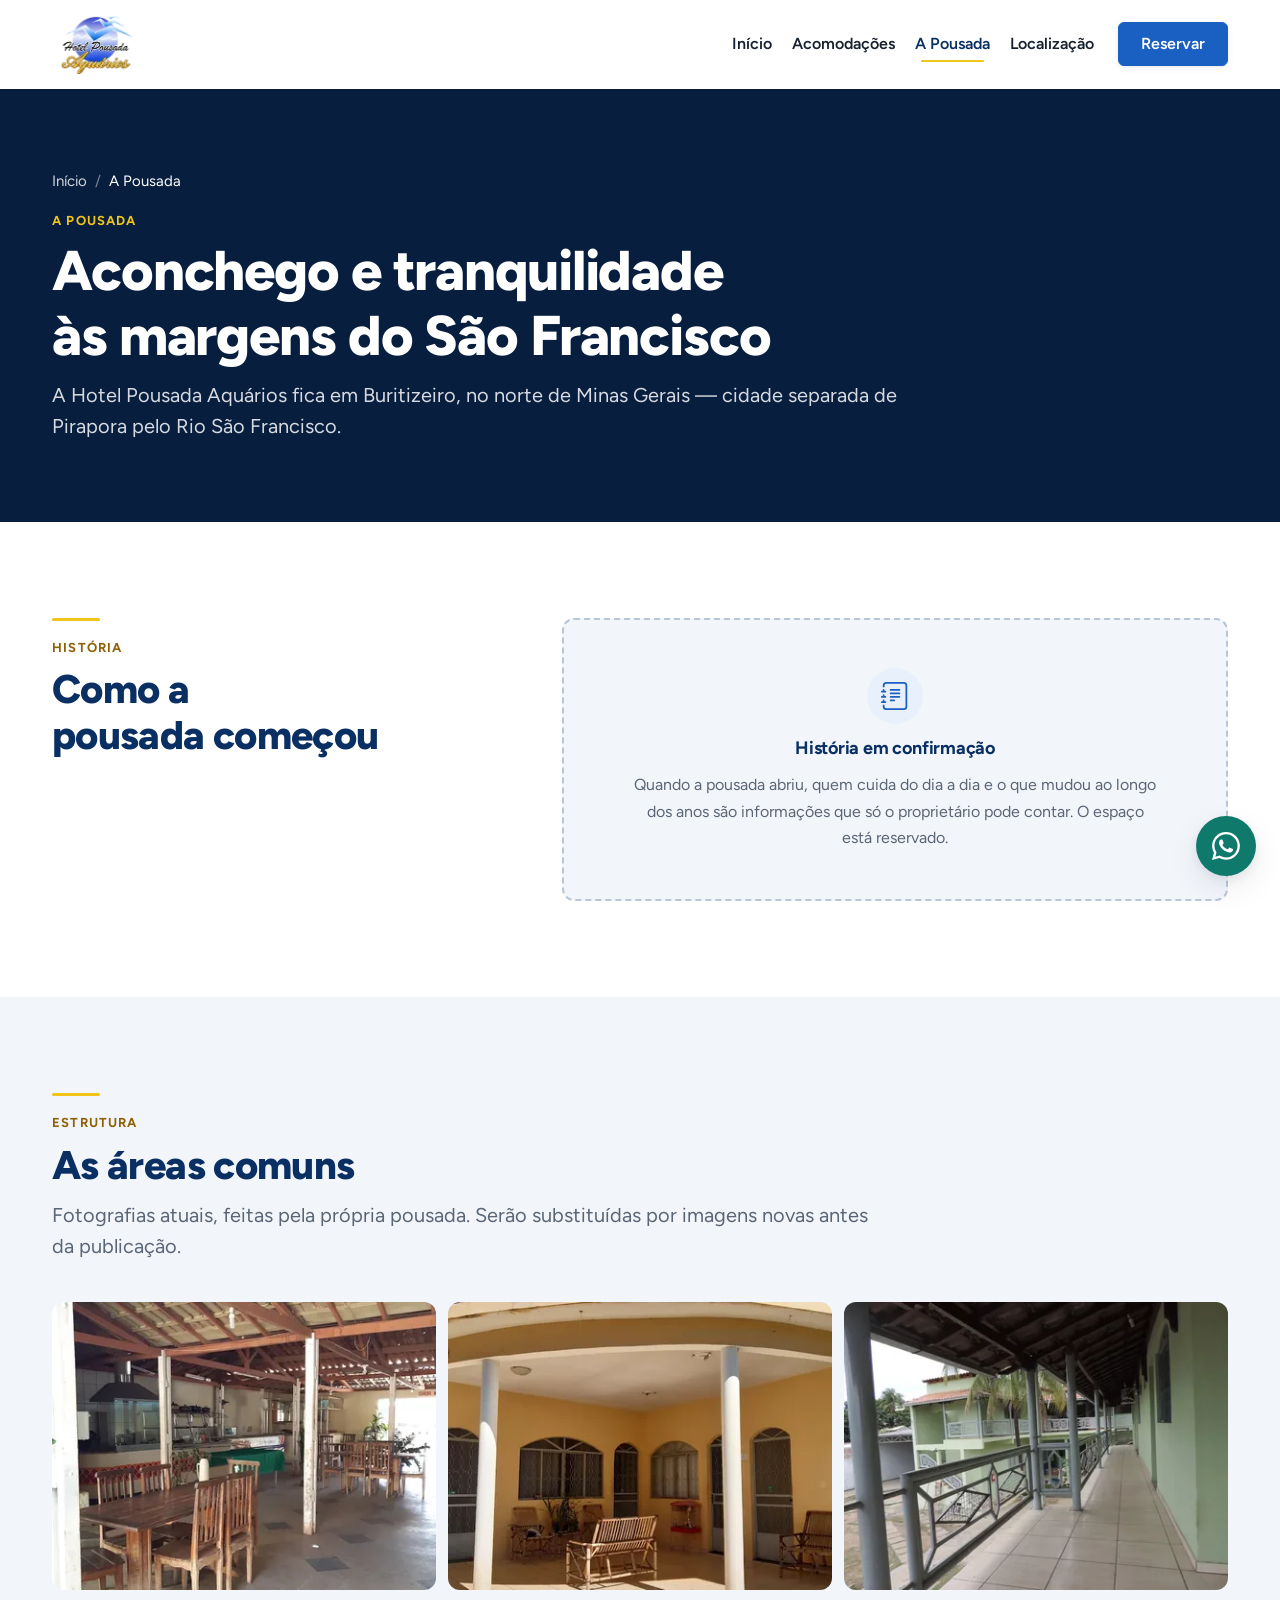
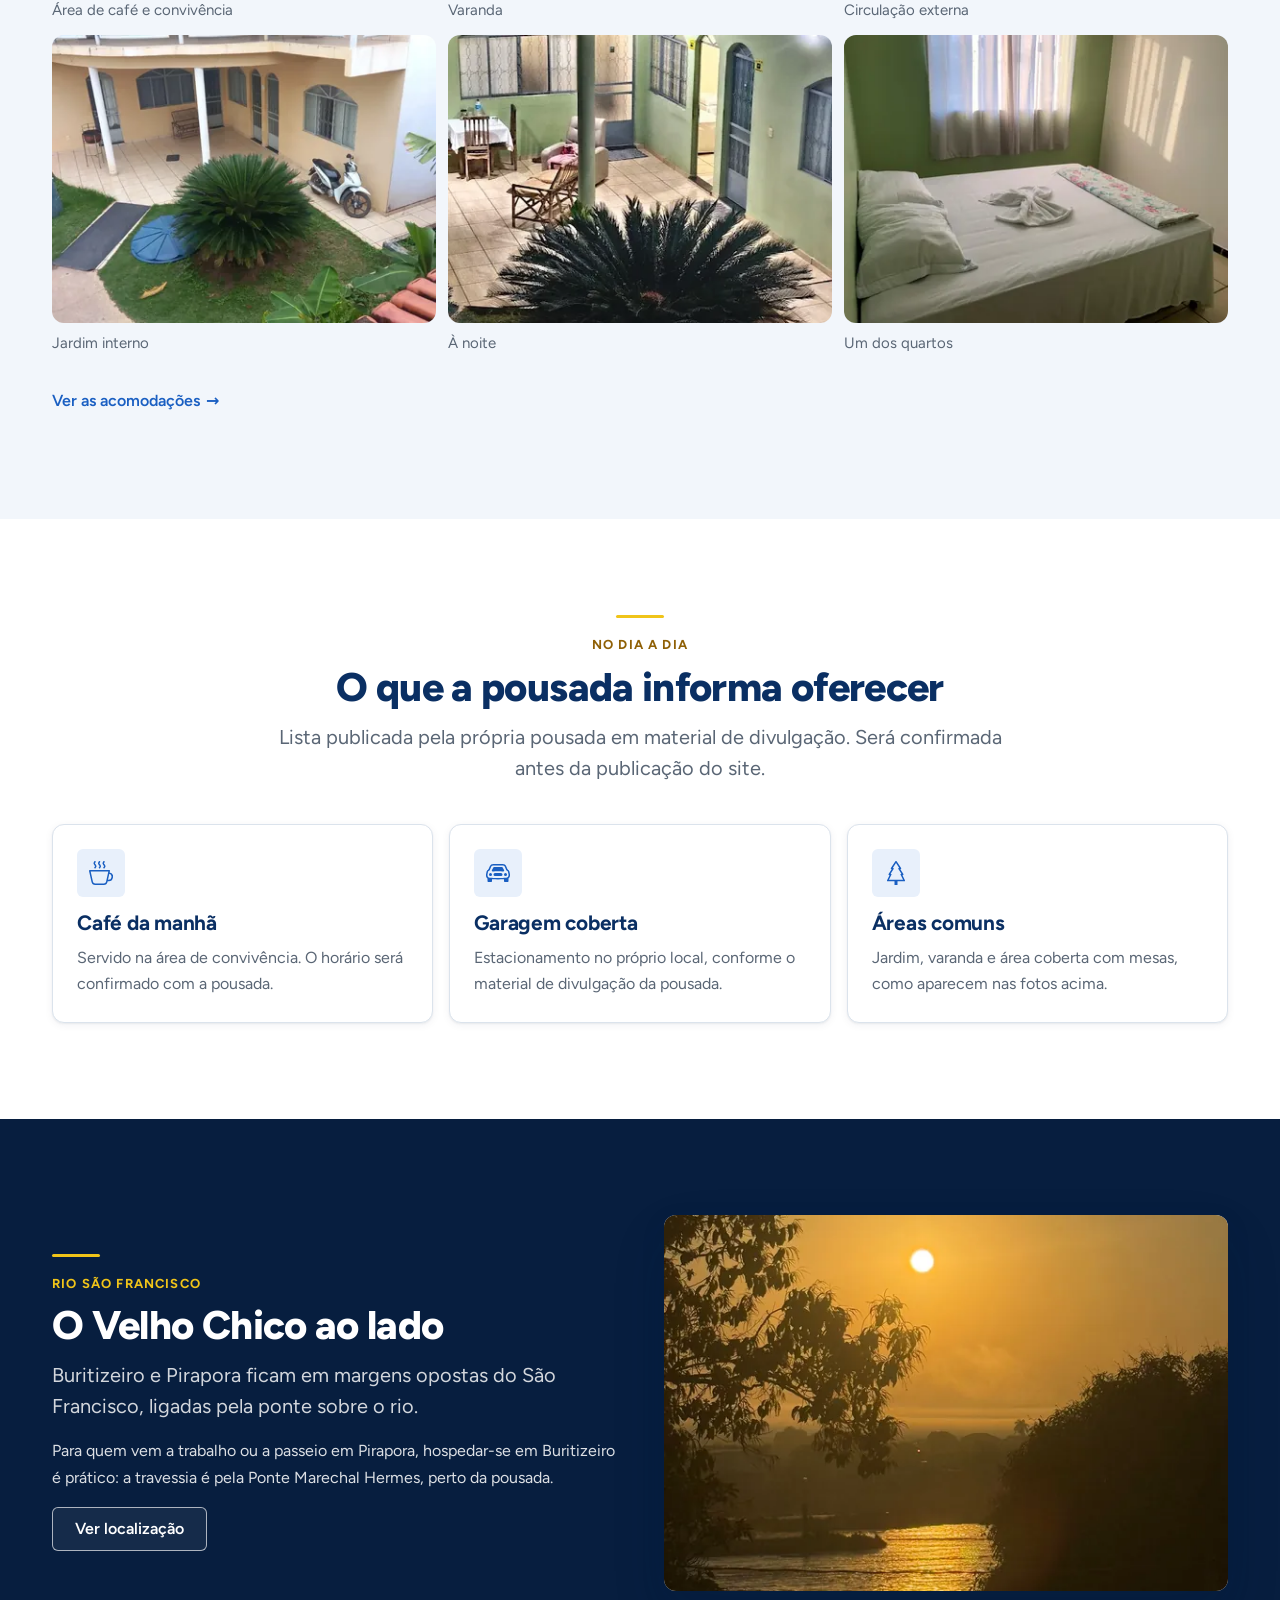
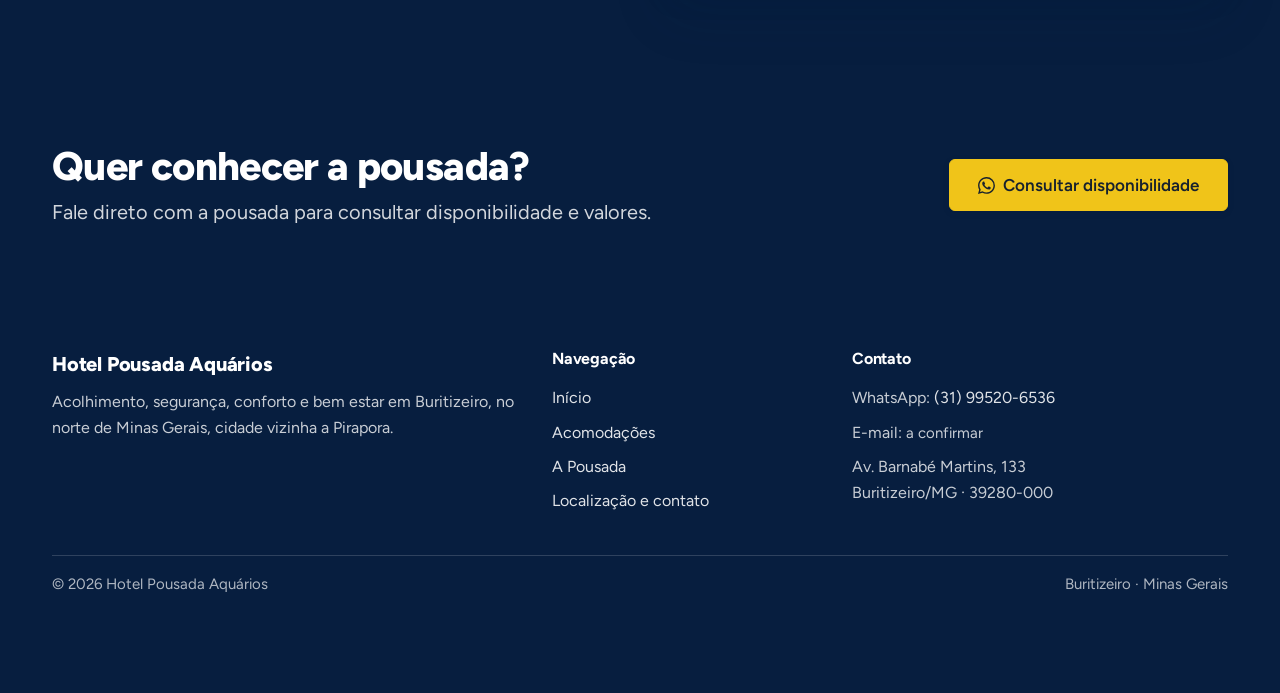
<file: pousada.html>
<!doctype html>
<html lang="pt-BR">
<head>
  <meta charset="utf-8">
  <meta name="viewport" content="width=device-width, initial-scale=1">
  <title>A Pousada em Buritizeiro, vizinha a Pirapora — Hotel Aquários</title>
  <meta name="description" content="Conheça a estrutura da Hotel Pousada Aquários: áreas comuns, café da manhã e jardim, em Buritizeiro/MG, cidade ligada a Pirapora pela ponte sobre o rio.">
  <meta name="theme-color" content="#1A5FC2">

  <!-- SEO. Todas as URLs absolutas usam um domínio de espaço reservado; rode
       tools/definir-dominio.py antes de publicar para trocar de uma vez.
       O canonical é absoluto porque relativo, embora o Google aceite,
       reprova na auditoria de SEO do Lighthouse. -->
  <link rel="canonical" href="https://hotelpousadaquarios.paulodev.net/pousada">

  <meta property="og:type" content="website">
  <meta property="og:site_name" content="Hotel Pousada Aquários">
  <meta property="og:locale" content="pt_BR">
  <meta property="og:title" content="A Pousada em Buritizeiro, vizinha a Pirapora — Hotel Aquários">
  <meta property="og:description" content="Conheça a estrutura da Hotel Pousada Aquários: áreas comuns, café da manhã e jardim, em Buritizeiro/MG, cidade ligada a Pirapora pela ponte sobre o rio.">
  <meta property="og:url" content="https://hotelpousadaquarios.paulodev.net/pousada">
  <meta property="og:image" content="https://hotelpousadaquarios.paulodev.net/img/og-image.jpg">
  <meta property="og:image:width" content="1200">
  <meta property="og:image:height" content="630">
  <meta property="og:image:alt" content="Amanhecer sobre o Rio São Francisco, visto de Buritizeiro">
  <meta name="twitter:card" content="summary_large_image">

  <!-- Favicon (provisório, derivado da logo — substituir na entrega final) -->
  <link rel="icon" href="favicon.ico" sizes="any">
  <link rel="apple-touch-icon" href="apple-touch-icon.png">

  <!-- Fonte própria: pré-carrega o subset latin, usado logo no primeiro texto -->
  <link rel="preload" href="fonts/figtree-latin-wght-normal.woff2"
        as="font" type="font/woff2" crossorigin>

  <!-- Bootstrap servido do próprio domínio: pelo CDN o navegador abria
       uma segunda conexão (DNS + TLS) no caminho crítico. Os ícones são
       SVG inline — a fonte do Bootstrap Icons custava 87 KB de CSS mais
       134 KB de fonte para 21 símbolos. -->
  <link rel="stylesheet" href="vendor/bootstrap.min.css">

  <!-- CSS próprio: sempre depois do Bootstrap -->
  <link rel="stylesheet" href="css/style.css">
  <script type="application/ld+json">
  {
    "@context": "https://schema.org",
    "@type": "BreadcrumbList",
    "itemListElement": [
      {
        "@type": "ListItem",
        "position": 1,
        "name": "Início",
        "item": "https://hotelpousadaquarios.paulodev.net/"
      },
      {
        "@type": "ListItem",
        "position": 2,
        "name": "A Pousada",
        "item": "https://hotelpousadaquarios.paulodev.net/pousada"
      }
    ]
  }
  </script>
</head>
<body>
  <a class="skip-link" href="#conteudo">Pular para o conteúdo</a>

  <header class="aq-header" data-header>
    <div class="container">
      <nav class="navbar navbar-expand-lg aq-header__inner" aria-label="Navegação principal">

        <a class="navbar-brand aq-brand me-auto" href="/">
          <img src="img/logo-nav-360.webp"
               srcset="img/logo-nav-180.webp 180w, img/logo-nav-360.webp 360w, img/logo-nav@2x.webp 600w"
               sizes="(min-width: 992px) 88px, 61px"
               alt="Hotel Pousada Aquários — página inicial"
               width="360" height="262">
        </a>

        <button class="aq-toggler d-lg-none" type="button"
                data-bs-toggle="offcanvas" data-bs-target="#aqMenu"
                aria-controls="aqMenu" aria-label="Abrir menu de navegação">
          <svg class="aq-icon" viewBox="0 0 16 16" fill="currentColor" aria-hidden="true" focusable="false"><path fill-rule="evenodd" d="M2.5 12a.5.5 0 0 1 .5-.5h10a.5.5 0 0 1 0 1H3a.5.5 0 0 1-.5-.5m0-4a.5.5 0 0 1 .5-.5h10a.5.5 0 0 1 0 1H3a.5.5 0 0 1-.5-.5m0-4a.5.5 0 0 1 .5-.5h10a.5.5 0 0 1 0 1H3a.5.5 0 0 1-.5-.5"/></svg>
        </button>

        <div class="offcanvas offcanvas-end aq-offcanvas" tabindex="-1"
             id="aqMenu" aria-labelledby="aqMenuTitulo">
          <div class="offcanvas-header">
            <!-- <p> e não <h2>: o painel fica no topo do DOM e um h2 aqui
                 apareceria antes do h1 da página, quebrando a ordem de
                 cabeçalhos. O aria-labelledby funciona igual. -->
            <p class="offcanvas-title h6 mb-0" id="aqMenuTitulo">Menu</p>
            <button type="button" class="btn-close" data-bs-dismiss="offcanvas"
                    aria-label="Fechar menu"></button>
          </div>
          <div class="offcanvas-body">
            <ul class="navbar-nav aq-nav align-items-lg-center">
                <li class="nav-item">
                  <a class="nav-link" href="/">Início</a>
                </li>
                <li class="nav-item">
                  <a class="nav-link" href="/acomodacoes">Acomodações</a>
                </li>
                <li class="nav-item">
                  <a class="nav-link" href="/pousada" aria-current="page">A Pousada</a>
                </li>
                <li class="nav-item">
                  <a class="nav-link" href="/contato">Localização</a>
                </li>
            </ul>

            <!-- CTA principal. Vira link do WhatsApp assim que o número for
                 confirmado em js/main.js; até lá leva para a página de contato. -->
            <a class="btn-aq aq-header__cta" href="/contato" data-whatsapp>
              Reservar
            </a>
          </div>
        </div>

      </nav>
    </div>
  </header>

  <main id="conteudo">

    <section class="aq-pagehead">
      <div class="container">
        <nav aria-label="Trilha de navegação">
          <ol class="aq-breadcrumb">
            <li><a href="/">Início</a></li>
            <li aria-current="page">A Pousada</li>
          </ol>
        </nav>
        <span class="aq-eyebrow">A Pousada</span>
        <h1>Aconchego e tranquilidade às margens do São Francisco</h1>
        <p class="aq-lead aq-measure mb-0">
          A Hotel Pousada Aquários fica em Buritizeiro, no norte de Minas
          Gerais — cidade separada de Pirapora pelo Rio São Francisco.
        </p>
      </div>
    </section>

    <!-- ================= HISTÓRIA ================= -->
    <section class="aq-section">
      <div class="container">
        <div class="row g-4 g-lg-5">
          <div class="col-12 col-lg-5">
            <div class="aq-section-head mb-0">
              <div class="aq-rule"></div>
              <span class="aq-eyebrow">História</span>
              <h2>Como a pousada começou</h2>
            </div>
          </div>
          <div class="col-12 col-lg-7">
            <!--
              O texto de história entra aqui depois da conversa com o
              proprietário: quando a pousada abriu, quem toca o dia a dia, o
              que mudou ao longo do tempo. Nada é escrito por suposição
              (roadmap, seção 18).
            -->
            <div class="aq-empty" data-confirmar>
              <span class="aq-empty__icon"><svg class="aq-icon" viewBox="0 0 16 16" fill="currentColor" aria-hidden="true" focusable="false"><path d="M5 10.5a.5.5 0 0 1 .5-.5h2a.5.5 0 0 1 0 1h-2a.5.5 0 0 1-.5-.5m0-2a.5.5 0 0 1 .5-.5h5a.5.5 0 0 1 0 1h-5a.5.5 0 0 1-.5-.5m0-2a.5.5 0 0 1 .5-.5h5a.5.5 0 0 1 0 1h-5a.5.5 0 0 1-.5-.5m0-2a.5.5 0 0 1 .5-.5h5a.5.5 0 0 1 0 1h-5a.5.5 0 0 1-.5-.5"/> <path d="M3 0h10a2 2 0 0 1 2 2v12a2 2 0 0 1-2 2H3a2 2 0 0 1-2-2v-1h1v1a1 1 0 0 0 1 1h10a1 1 0 0 0 1-1V2a1 1 0 0 0-1-1H3a1 1 0 0 0-1 1v1H1V2a2 2 0 0 1 2-2"/> <path d="M1 5v-.5a.5.5 0 0 1 1 0V5h.5a.5.5 0 0 1 0 1h-2a.5.5 0 0 1 0-1zm0 3v-.5a.5.5 0 0 1 1 0V8h.5a.5.5 0 0 1 0 1h-2a.5.5 0 0 1 0-1zm0 3v-.5a.5.5 0 0 1 1 0v.5h.5a.5.5 0 0 1 0 1h-2a.5.5 0 0 1 0-1z"/></svg></span>
              <h3 class="h5">História em confirmação</h3>
              <p class="aq-text-muted mb-0">
                Quando a pousada abriu, quem cuida do dia a dia e o que mudou
                ao longo dos anos são informações que só o proprietário pode
                contar. O espaço está reservado.
              </p>
            </div>
          </div>
        </div>
      </div>
    </section>

    <!-- ================= ESTRUTURA / GALERIA ================= -->
    <section class="aq-section aq-bg-alt">
      <div class="container">
        <div class="aq-section-head">
          <div class="aq-rule"></div>
          <span class="aq-eyebrow">Estrutura</span>
          <h2>As áreas comuns</h2>
          <p class="aq-lead">
            Fotografias atuais, feitas pela própria pousada. Serão substituídas
            por imagens novas antes da publicação.
          </p>
        </div>

        <div class="aq-gallery">
          <figure>
            <div class="aq-media aq-media--4x3">
              <img src="img/area-cafe-social-43-800.webp"
                   srcset="img/area-cafe-social-43-400.webp 400w, img/area-cafe-social-43-800.webp 800w"
                   sizes="(min-width: 768px) 380px, 50vw"
                   alt="Área coberta com mesas e bancos de madeira, usada para o café da manhã"
                   loading="lazy" decoding="async" width="800" height="600">
            </div>
            <figcaption>Área de café e convivência</figcaption>
          </figure>
          <figure>
            <div class="aq-media aq-media--4x3">
              <img src="img/local-externo-sentar-43-800.webp"
                   srcset="img/local-externo-sentar-43-400.webp 400w, img/local-externo-sentar-43-800.webp 800w"
                   sizes="(min-width: 768px) 380px, 50vw"
                   alt="Varanda com colunas brancas, bancos de madeira e piso claro"
                   loading="lazy" decoding="async" width="800" height="600">
            </div>
            <figcaption>Varanda</figcaption>
          </figure>
          <figure>
            <div class="aq-media aq-media--4x3">
              <img src="img/sacada-43-800.webp"
                   srcset="img/sacada-43-400.webp 400w, img/sacada-43-800.webp 800w"
                   sizes="(min-width: 768px) 380px, 50vw"
                   alt="Corredor externo do andar superior, com guarda-corpo branco"
                   loading="lazy" decoding="async" width="800" height="600">
            </div>
            <figcaption>Circulação externa</figcaption>
          </figure>
          <figure>
            <div class="aq-media aq-media--4x3">
              <img src="img/area-jardim-43-800.webp"
                   srcset="img/area-jardim-43-400.webp 400w, img/area-jardim-43-800.webp 800w"
                   sizes="(min-width: 768px) 380px, 50vw"
                   alt="Jardim interno com canteiro central e palmeira"
                   loading="lazy" decoding="async" width="800" height="600">
            </div>
            <figcaption>Jardim interno</figcaption>
          </figure>
          <figure>
            <div class="aq-media aq-media--4x3">
              <img src="img/area-jardin-noite-43-400.webp"
                   srcset="img/area-jardin-noite-43-400.webp 400w"
                   sizes="(min-width: 768px) 380px, 50vw"
                   alt="Área interna da pousada iluminada à noite"
                   loading="lazy" decoding="async" width="400" height="300">
            </div>
            <figcaption>À noite</figcaption>
          </figure>
          <figure>
            <div class="aq-media aq-media--4x3">
              <img src="img/foto-de-quarto-43-800.webp"
                   srcset="img/foto-de-quarto-43-400.webp 400w, img/foto-de-quarto-43-800.webp 800w"
                   sizes="(min-width: 768px) 380px, 50vw"
                   alt="Quarto da pousada, com cama de casal arrumada"
                   loading="lazy" decoding="async" width="800" height="600">
            </div>
            <figcaption>Um dos quartos</figcaption>
          </figure>
        </div>

        <p class="mt-4 mb-0">
          <a class="aq-link-arrow" href="/acomodacoes">Ver as acomodações</a>
        </p>
      </div>
    </section>

    <!-- ================= SERVIÇOS ================= -->
    <section class="aq-section">
      <div class="container">
        <div class="aq-section-head aq-section-head--center">
          <div class="aq-rule"></div>
          <span class="aq-eyebrow">No dia a dia</span>
          <h2>O que a pousada informa oferecer</h2>
          <p class="aq-lead">
            Lista publicada pela própria pousada em material de divulgação.
            Será confirmada antes da publicação do site.
          </p>
        </div>

        <div class="row g-3">
          <div class="col-12 col-md-6 col-lg-4">
            <div class="aq-card h-100" data-confirmar><div class="aq-card__body">
              <span class="aq-card__icon"><svg class="aq-icon" viewBox="0 0 16 16" fill="currentColor" aria-hidden="true" focusable="false"><path fill-rule="evenodd" d="M.5 6a.5.5 0 0 0-.488.608l1.652 7.434A2.5 2.5 0 0 0 4.104 16h5.792a2.5 2.5 0 0 0 2.44-1.958l.131-.59a3 3 0 0 0 1.3-5.854l.221-.99A.5.5 0 0 0 13.5 6zM13 12.5a2 2 0 0 1-.316-.025l.867-3.898A2.001 2.001 0 0 1 13 12.5M2.64 13.825 1.123 7h11.754l-1.517 6.825A1.5 1.5 0 0 1 9.896 15H4.104a1.5 1.5 0 0 1-1.464-1.175"/> <path d="m4.4.8-.003.004-.014.019a4 4 0 0 0-.204.31 2 2 0 0 0-.141.267c-.026.06-.034.092-.037.103v.004a.6.6 0 0 0 .091.248c.075.133.178.272.308.445l.01.012c.118.158.26.347.37.543.112.2.22.455.22.745 0 .188-.065.368-.119.494a3 3 0 0 1-.202.388 5 5 0 0 1-.253.382l-.018.025-.005.008-.002.002A.5.5 0 0 1 3.6 4.2l.003-.004.014-.019a4 4 0 0 0 .204-.31 2 2 0 0 0 .141-.267c.026-.06.034-.092.037-.103a.6.6 0 0 0-.09-.252A4 4 0 0 0 3.6 2.8l-.01-.012a5 5 0 0 1-.37-.543A1.53 1.53 0 0 1 3 1.5c0-.188.065-.368.119-.494.059-.138.134-.274.202-.388a6 6 0 0 1 .253-.382l.025-.035A.5.5 0 0 1 4.4.8m3 0-.003.004-.014.019a4 4 0 0 0-.204.31 2 2 0 0 0-.141.267c-.026.06-.034.092-.037.103v.004a.6.6 0 0 0 .091.248c.075.133.178.272.308.445l.01.012c.118.158.26.347.37.543.112.2.22.455.22.745 0 .188-.065.368-.119.494a3 3 0 0 1-.202.388 5 5 0 0 1-.253.382l-.018.025-.005.008-.002.002A.5.5 0 0 1 6.6 4.2l.003-.004.014-.019a4 4 0 0 0 .204-.31 2 2 0 0 0 .141-.267c.026-.06.034-.092.037-.103a.6.6 0 0 0-.09-.252A4 4 0 0 0 6.6 2.8l-.01-.012a5 5 0 0 1-.37-.543A1.53 1.53 0 0 1 6 1.5c0-.188.065-.368.119-.494.059-.138.134-.274.202-.388a6 6 0 0 1 .253-.382l.025-.035A.5.5 0 0 1 7.4.8m3 0-.003.004-.014.019a4 4 0 0 0-.204.31 2 2 0 0 0-.141.267c-.026.06-.034.092-.037.103v.004a.6.6 0 0 0 .091.248c.075.133.178.272.308.445l.01.012c.118.158.26.347.37.543.112.2.22.455.22.745 0 .188-.065.368-.119.494a3 3 0 0 1-.202.388 5 5 0 0 1-.252.382l-.019.025-.005.008-.002.002A.5.5 0 0 1 9.6 4.2l.003-.004.014-.019a4 4 0 0 0 .204-.31 2 2 0 0 0 .141-.267c.026-.06.034-.092.037-.103a.6.6 0 0 0-.09-.252A4 4 0 0 0 9.6 2.8l-.01-.012a5 5 0 0 1-.37-.543A1.53 1.53 0 0 1 9 1.5c0-.188.065-.368.119-.494.059-.138.134-.274.202-.388a6 6 0 0 1 .253-.382l.025-.035A.5.5 0 0 1 10.4.8"/></svg></span>
              <h3 class="aq-card__title h5">Café da manhã</h3>
              <p class="aq-card__text mb-0">
                Servido na área de convivência. O horário será confirmado com a
                pousada.
              </p>
            </div></div>
          </div>
          <div class="col-12 col-md-6 col-lg-4">
            <div class="aq-card h-100" data-confirmar><div class="aq-card__body">
              <span class="aq-card__icon"><svg class="aq-icon" viewBox="0 0 16 16" fill="currentColor" aria-hidden="true" focusable="false"><path d="M4 9a1 1 0 1 1-2 0 1 1 0 0 1 2 0m10 0a1 1 0 1 1-2 0 1 1 0 0 1 2 0M6 8a1 1 0 0 0 0 2h4a1 1 0 1 0 0-2zM4.862 4.276 3.906 6.19a.51.51 0 0 0 .497.731c.91-.073 2.35-.17 3.597-.17s2.688.097 3.597.17a.51.51 0 0 0 .497-.731l-.956-1.913A.5.5 0 0 0 10.691 4H5.309a.5.5 0 0 0-.447.276"/> <path d="M2.52 3.515A2.5 2.5 0 0 1 4.82 2h6.362c1 0 1.904.596 2.298 1.515l.792 1.848c.075.175.21.319.38.404.5.25.855.715.965 1.262l.335 1.679q.05.242.049.49v.413c0 .814-.39 1.543-1 1.997V13.5a.5.5 0 0 1-.5.5h-2a.5.5 0 0 1-.5-.5v-1.338c-1.292.048-2.745.088-4 .088s-2.708-.04-4-.088V13.5a.5.5 0 0 1-.5.5h-2a.5.5 0 0 1-.5-.5v-1.892c-.61-.454-1-1.183-1-1.997v-.413a2.5 2.5 0 0 1 .049-.49l.335-1.68c.11-.546.465-1.012.964-1.261a.8.8 0 0 0 .381-.404l.792-1.848ZM4.82 3a1.5 1.5 0 0 0-1.379.91l-.792 1.847a1.8 1.8 0 0 1-.853.904.8.8 0 0 0-.43.564L1.03 8.904a1.5 1.5 0 0 0-.03.294v.413c0 .796.62 1.448 1.408 1.484 1.555.07 3.786.155 5.592.155s4.037-.084 5.592-.155A1.48 1.48 0 0 0 15 9.611v-.413q0-.148-.03-.294l-.335-1.68a.8.8 0 0 0-.43-.563 1.8 1.8 0 0 1-.853-.904l-.792-1.848A1.5 1.5 0 0 0 11.18 3z"/></svg></span>
              <h3 class="aq-card__title h5">Garagem coberta</h3>
              <p class="aq-card__text mb-0">
                Estacionamento no próprio local, conforme o material de
                divulgação da pousada.
              </p>
            </div></div>
          </div>
          <div class="col-12 col-md-6 col-lg-4">
            <div class="aq-card h-100" data-confirmar><div class="aq-card__body">
              <span class="aq-card__icon"><svg class="aq-icon" viewBox="0 0 16 16" fill="currentColor" aria-hidden="true" focusable="false"><path d="M8.416.223a.5.5 0 0 0-.832 0l-3 4.5A.5.5 0 0 0 5 5.5h.098L3.076 8.735A.5.5 0 0 0 3.5 9.5h.191l-1.638 3.276a.5.5 0 0 0 .447.724H7V16h2v-2.5h4.5a.5.5 0 0 0 .447-.724L12.31 9.5h.191a.5.5 0 0 0 .424-.765L10.902 5.5H11a.5.5 0 0 0 .416-.777zM6.437 4.758A.5.5 0 0 0 6 4.5h-.066L8 1.401 10.066 4.5H10a.5.5 0 0 0-.424.765L11.598 8.5H11.5a.5.5 0 0 0-.447.724L12.69 12.5H3.309l1.638-3.276A.5.5 0 0 0 4.5 8.5h-.098l2.022-3.235a.5.5 0 0 0 .013-.507"/></svg></span>
              <h3 class="aq-card__title h5">Áreas comuns</h3>
              <p class="aq-card__text mb-0">
                Jardim, varanda e área coberta com mesas, como aparecem nas
                fotos acima.
              </p>
            </div></div>
          </div>
        </div>
      </div>
    </section>

    <!-- ================= RIO SÃO FRANCISCO ================= -->
    <section class="aq-section aq-bg-dark">
      <div class="container">
        <div class="row g-4 g-lg-5 align-items-center">
          <div class="col-12 col-lg-6">
            <div class="aq-section-head mb-0">
              <div class="aq-rule"></div>
              <span class="aq-eyebrow">Rio São Francisco</span>
              <h2>O Velho Chico ao lado</h2>
              <p class="aq-lead">
                Buritizeiro e Pirapora ficam em margens opostas do São
                Francisco, ligadas pela ponte sobre o rio.
              </p>
              <p>
                Para quem vem a trabalho ou a passeio em Pirapora, hospedar-se
                em Buritizeiro é prático: a travessia é pela Ponte Marechal
                Hermes, perto da pousada.
              </p>
              <p class="mt-3 mb-0">
                <a class="btn-aq-outline btn-aq-outline--invert" href="/contato">
                  Ver localização
                </a>
              </p>
            </div>
          </div>
          <div class="col-12 col-lg-6">
            <div class="aq-media aq-media--3x2 aq-shadow-lg">
              <img src="img/nascer-do-sol2-1200.webp"
                   srcset="img/nascer-do-sol2-400.webp 400w, img/nascer-do-sol2-600.webp 600w, img/nascer-do-sol2-800.webp 800w, img/nascer-do-sol2-1200.webp 1200w"
                   sizes="(min-width: 992px) 570px, 94vw"
                   alt="Sol nascendo sobre o Rio São Francisco, com árvores em silhueta"
                   loading="lazy" decoding="async" width="1200" height="1600">
            </div>
          </div>
        </div>
      </div>
    </section>

    <!-- ================= CTA WHATSAPP ================= -->
    <section class="aq-section--sm aq-bg-dark">
      <div class="container">
        <div class="row g-3 align-items-center justify-content-between">
          <div class="col-12 col-lg-7">
            <h2 class="mb-2">Quer conhecer a pousada?</h2>
            <p class="aq-lead mb-0">
              Fale direto com a pousada para consultar disponibilidade e valores.
            </p>
          </div>
          <div class="col-12 col-lg-auto">
            <a class="btn-aq-gold btn-aq-lg" href="/contato" data-whatsapp>
              <svg class="aq-icon" viewBox="0 0 16 16" fill="currentColor" aria-hidden="true" focusable="false"><path d="M13.601 2.326A7.85 7.85 0 0 0 7.994 0C3.627 0 .068 3.558.064 7.926c0 1.399.366 2.76 1.057 3.965L0 16l4.204-1.102a7.9 7.9 0 0 0 3.79.965h.004c4.368 0 7.926-3.558 7.93-7.93A7.9 7.9 0 0 0 13.6 2.326zM7.994 14.521a6.6 6.6 0 0 1-3.356-.92l-.24-.144-2.494.654.666-2.433-.156-.251a6.56 6.56 0 0 1-1.007-3.505c0-3.626 2.957-6.584 6.591-6.584a6.56 6.56 0 0 1 4.66 1.931 6.56 6.56 0 0 1 1.928 4.66c-.004 3.639-2.961 6.592-6.592 6.592m3.615-4.934c-.197-.099-1.17-.578-1.353-.646-.182-.065-.315-.099-.445.099-.133.197-.513.646-.627.775-.114.133-.232.148-.43.05-.197-.1-.836-.308-1.592-.985-.59-.525-.985-1.175-1.103-1.372-.114-.198-.011-.304.088-.403.087-.088.197-.232.296-.346.1-.114.133-.198.198-.33.065-.134.034-.248-.015-.347-.05-.099-.445-1.076-.612-1.47-.16-.389-.323-.335-.445-.34-.114-.007-.247-.007-.38-.007a.73.73 0 0 0-.529.247c-.182.198-.691.677-.691 1.654s.71 1.916.81 2.049c.098.133 1.394 2.132 3.383 2.992.47.205.84.326 1.129.418.475.152.904.129 1.246.08.38-.058 1.171-.48 1.338-.943.164-.464.164-.86.114-.943-.049-.084-.182-.133-.38-.232"/></svg>
              Consultar disponibilidade
            </a>
          </div>
        </div>
      </div>
    </section>

  </main>

  <footer class="aq-footer">
    <div class="container">
      <div class="row g-4">

        <div class="col-12 col-lg-5">
          <p class="aq-footer__brand mb-2">Hotel Pousada Aquários</p>
          <p class="mb-0" style="max-width: 30rem">
            Acolhimento, segurança, conforto e bem estar em Buritizeiro,
            no norte de Minas Gerais, cidade vizinha a Pirapora.
          </p>
        </div>

        <div class="col-6 col-lg-3">
          <h2 class="h6 mb-3">Navegação</h2>
          <ul class="aq-footer__list">
            <li><a href="/">Início</a></li>
            <li><a href="/acomodacoes">Acomodações</a></li>
            <li><a href="/pousada">A Pousada</a></li>
            <li><a href="/contato">Localização e contato</a></li>
          </ul>
        </div>

        <div class="col-6 col-lg-4">
          <h2 class="h6 mb-3">Contato</h2>
          <!-- Nenhum canal de contato é publicado antes da confirmação com o
               proprietário (roadmap, seção 26). -->
          <ul class="aq-footer__list">
            <li>WhatsApp: <a href="tel:+5531995206536">(31) 99520-6536</a></li>
            <li data-confirmar>E-mail: <span class="aq-text-sm">a confirmar</span></li>
            <li>Av. Barnabé Martins, 133<br>Buritizeiro/MG · 39280-000</li>
          </ul>
        </div>

      </div>

      <div class="aq-footer__bottom d-flex flex-wrap gap-2 justify-content-between">
        <p class="mb-0">&copy; <span data-ano-atual>2026</span> Hotel Pousada Aquários</p>
        <p class="mb-0">Buritizeiro · Minas Gerais</p>
      </div>
    </div>
  </footer>

  <!-- Botão flutuante de WhatsApp. Fica oculto até o número oficial ser
       confirmado e preenchido em js/main.js (roadmap, seção 26). -->
  <a class="aq-fab" href="#" data-whatsapp hidden
     aria-label="Conversar no WhatsApp">
    <svg class="aq-icon" viewBox="0 0 16 16" fill="currentColor" aria-hidden="true" focusable="false"><path d="M13.601 2.326A7.85 7.85 0 0 0 7.994 0C3.627 0 .068 3.558.064 7.926c0 1.399.366 2.76 1.057 3.965L0 16l4.204-1.102a7.9 7.9 0 0 0 3.79.965h.004c4.368 0 7.926-3.558 7.93-7.93A7.9 7.9 0 0 0 13.6 2.326zM7.994 14.521a6.6 6.6 0 0 1-3.356-.92l-.24-.144-2.494.654.666-2.433-.156-.251a6.56 6.56 0 0 1-1.007-3.505c0-3.626 2.957-6.584 6.591-6.584a6.56 6.56 0 0 1 4.66 1.931 6.56 6.56 0 0 1 1.928 4.66c-.004 3.639-2.961 6.592-6.592 6.592m3.615-4.934c-.197-.099-1.17-.578-1.353-.646-.182-.065-.315-.099-.445.099-.133.197-.513.646-.627.775-.114.133-.232.148-.43.05-.197-.1-.836-.308-1.592-.985-.59-.525-.985-1.175-1.103-1.372-.114-.198-.011-.304.088-.403.087-.088.197-.232.296-.346.1-.114.133-.198.198-.33.065-.134.034-.248-.015-.347-.05-.099-.445-1.076-.612-1.47-.16-.389-.323-.335-.445-.34-.114-.007-.247-.007-.38-.007a.73.73 0 0 0-.529.247c-.182.198-.691.677-.691 1.654s.71 1.916.81 2.049c.098.133 1.394 2.132 3.383 2.992.47.205.84.326 1.129.418.475.152.904.129 1.246.08.38-.058 1.171-.48 1.338-.943.164-.464.164-.86.114-.943-.049-.084-.182-.133-.38-.232"/></svg>
  </a>

  <!-- bootstrap.min.js e não o bundle: o bundle embute o Popper, usado só
       por dropdown, tooltip e popover. O site só usa o offcanvas. -->
  <script src="vendor/bootstrap.min.js" defer></script>
  <script src="js/main.js" defer></script>
</body>
</html>
</file>
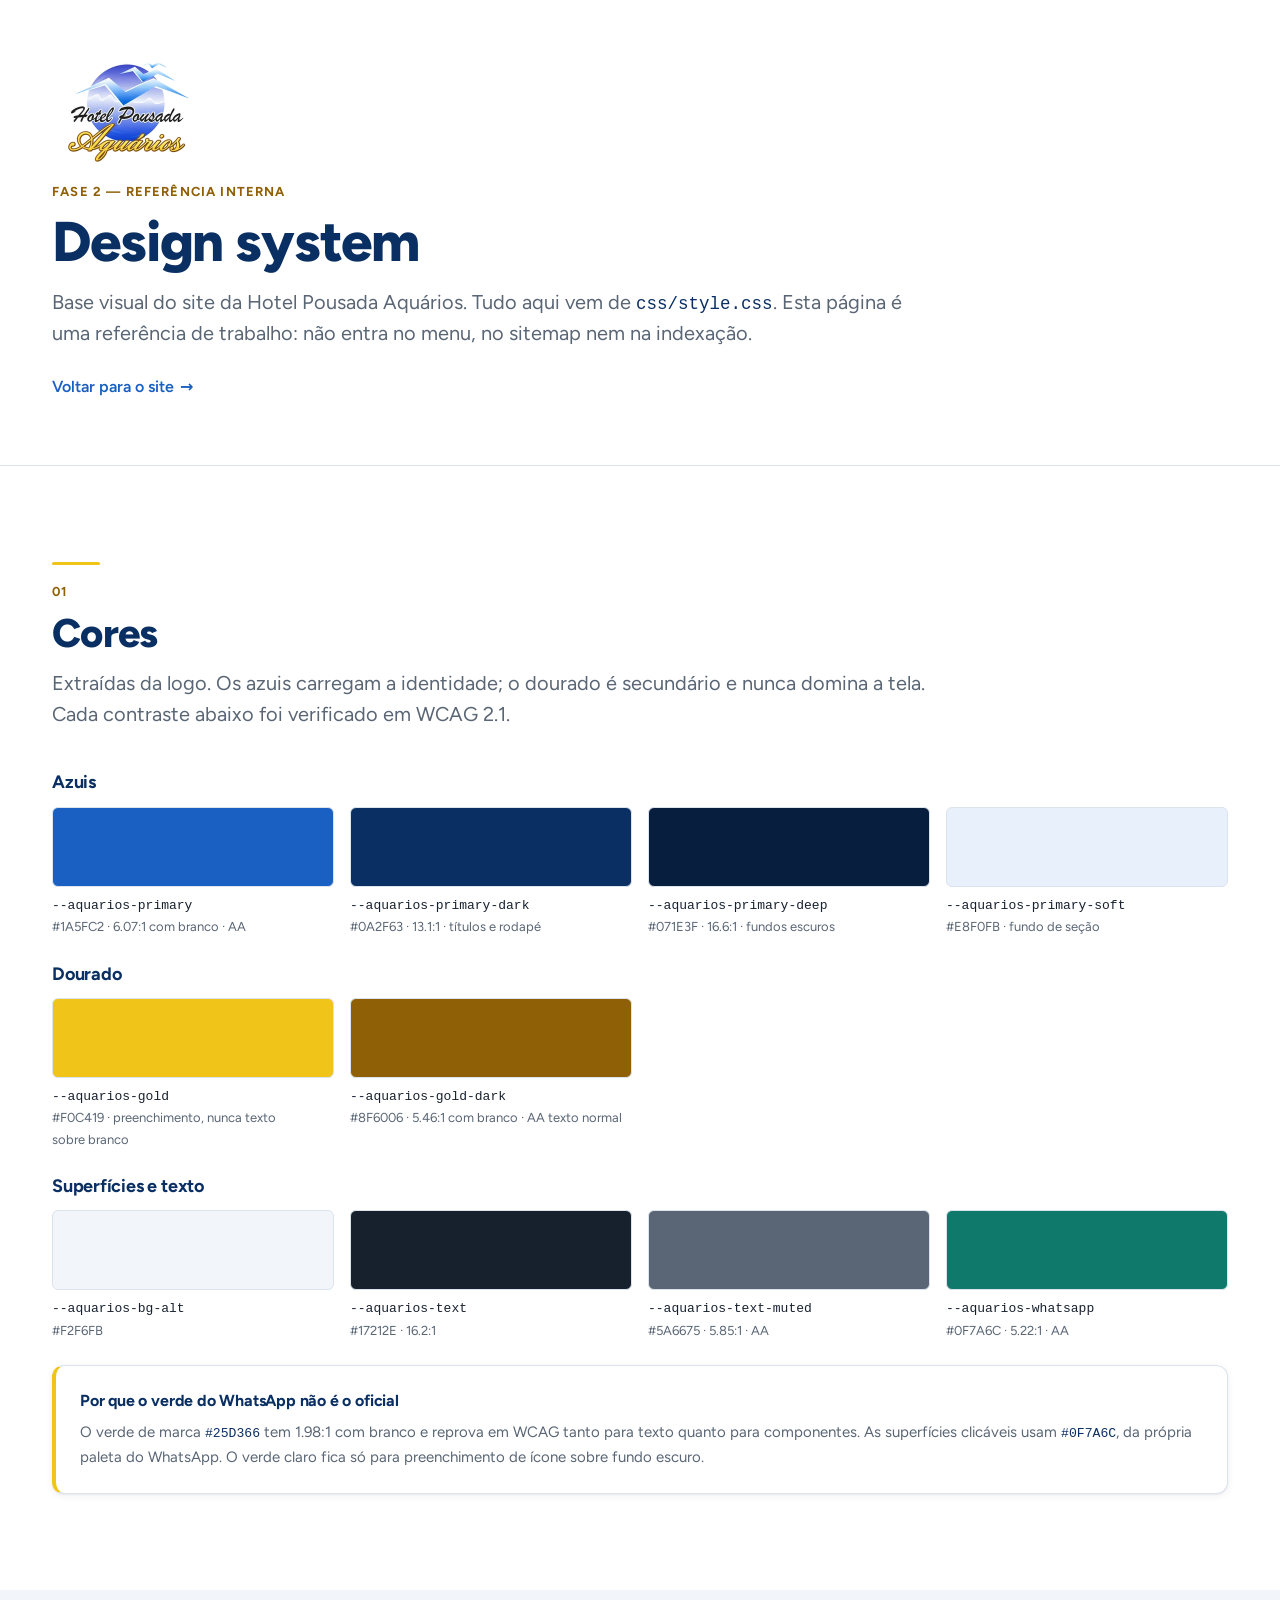
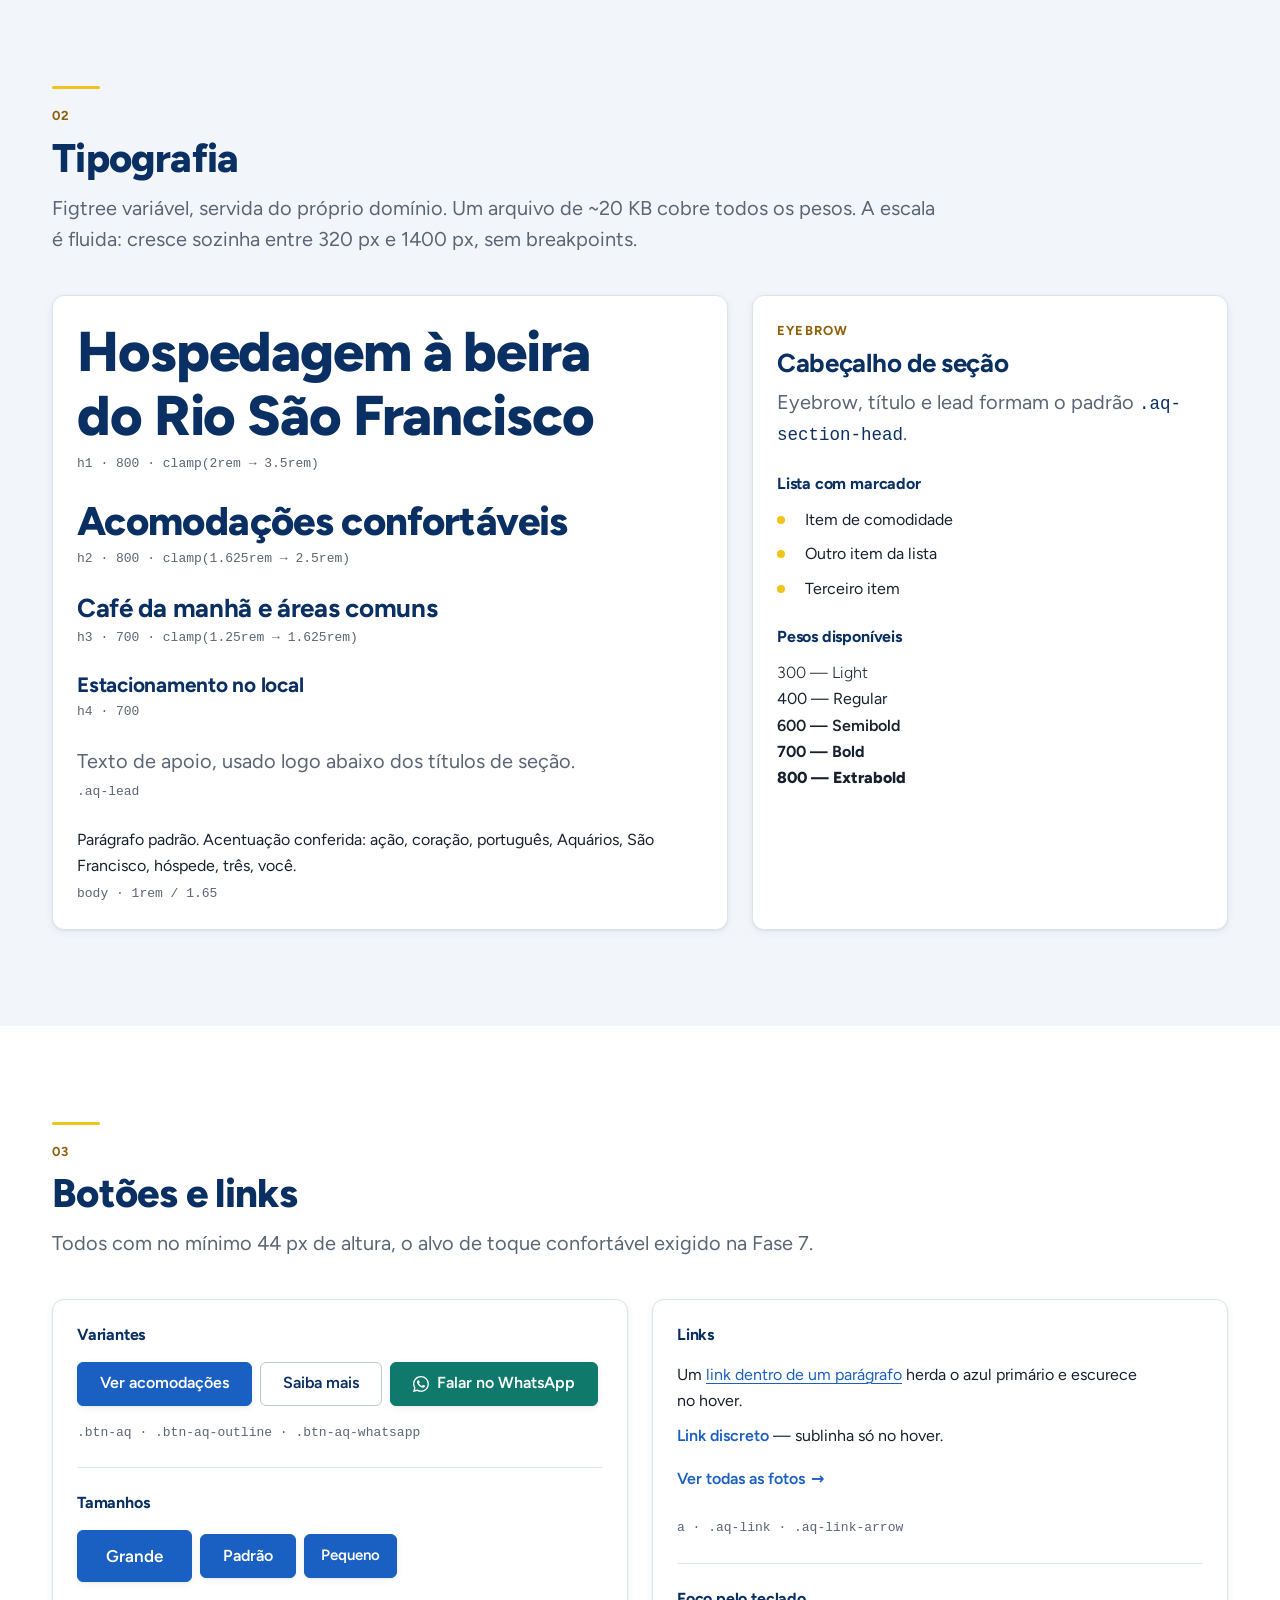
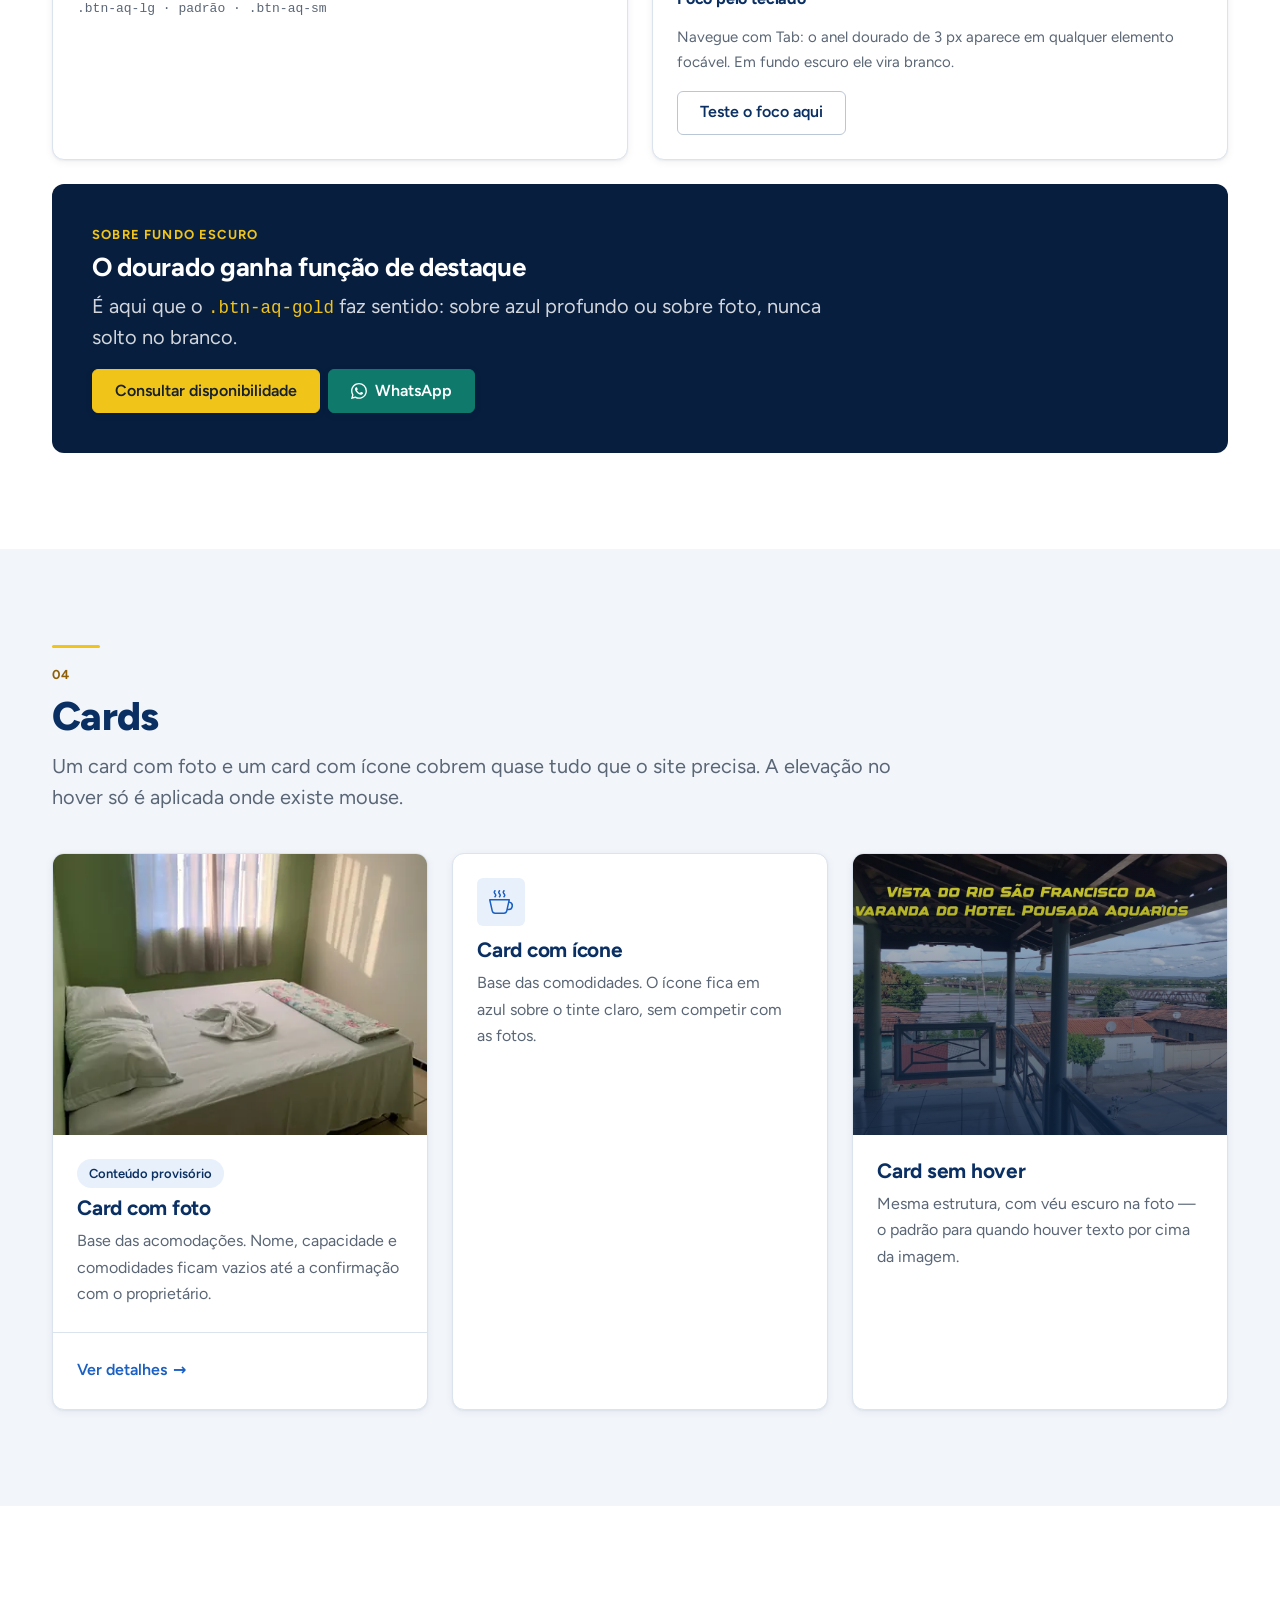
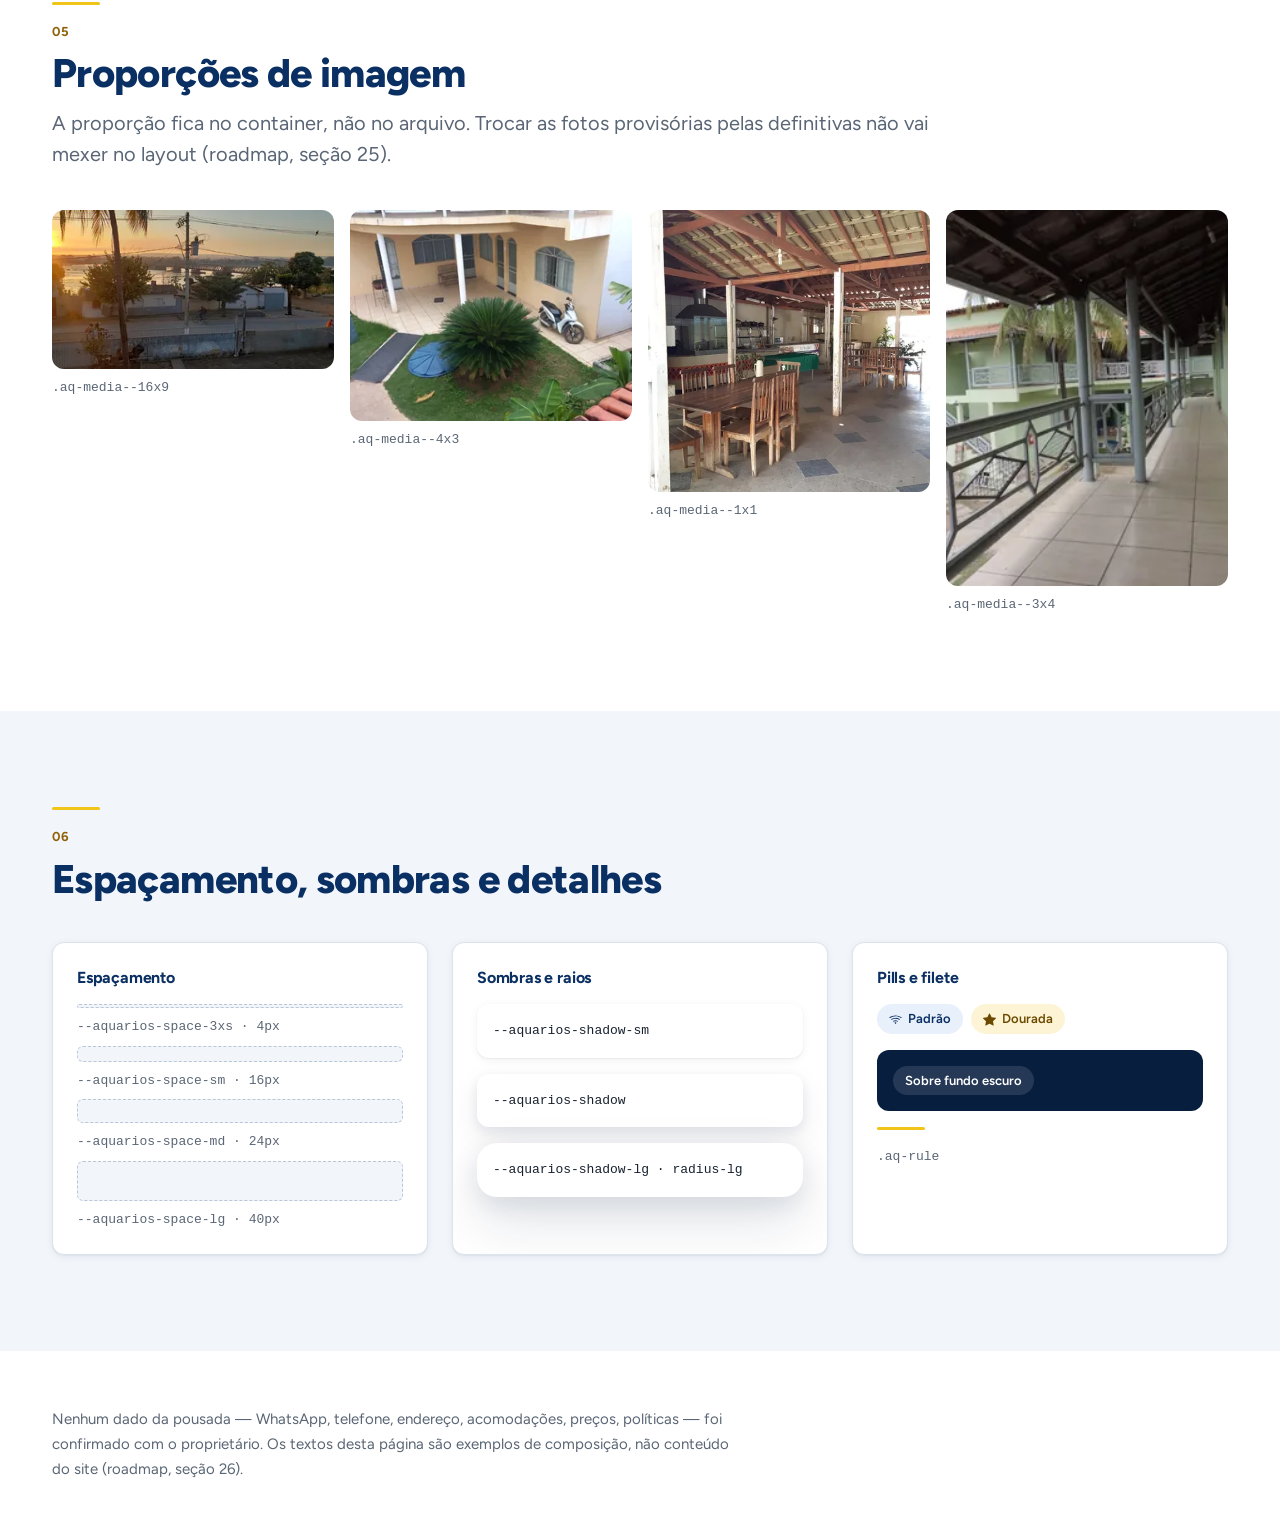
<file: styleguide.html>
<!doctype html>
<html lang="pt-BR">
<head>
  <meta charset="utf-8">
  <meta name="viewport" content="width=device-width, initial-scale=1">
  <title>Design system — Hotel Pousada Aquários</title>
  <meta name="description" content="Referência interna do design system do site da Hotel Pousada Aquários.">
  <!-- Página interna de referência: nunca deve ser indexada nem entrar no sitemap -->
  <meta name="robots" content="noindex, nofollow">
  <meta name="theme-color" content="#1A5FC2">

  <link rel="icon" href="favicon.ico" sizes="any">
  <link rel="apple-touch-icon" href="apple-touch-icon.png">

  <link rel="preload" href="fonts/figtree-latin-wght-normal.woff2"
        as="font" type="font/woff2" crossorigin>

  <link rel="stylesheet" href="vendor/bootstrap.min.css">
  <link rel="stylesheet" href="css/style.css">

  <style>
    /* Estilos exclusivos desta página de referência — não fazem parte do site */
    .sg-swatch { height: 5rem; border-radius: var(--aquarios-radius-sm); border: 1px solid var(--aquarios-border); }
    .sg-label  { font-family: ui-monospace, SFMono-Regular, Menlo, monospace; font-size: .8125rem; }
    .sg-box    { border: 1px dashed var(--aquarios-border-strong); border-radius: var(--aquarios-radius-sm); background: var(--aquarios-bg-alt); }
    .sg-anchor { scroll-margin-top: 2rem; }
  </style>
</head>
<body>
  <a class="skip-link" href="#conteudo">Pular para o conteúdo</a>

  <header class="aq-section--sm border-bottom">
    <div class="container">
      <img src="img/logo-nav.webp" alt="Hotel Pousada Aquários" width="150" height="109" style="display:block;width:150px">
      <span class="aq-eyebrow mt-3">Fase 2 — referência interna</span>
      <h1>Design system</h1>
      <p class="aq-lead aq-measure">
        Base visual do site da Hotel Pousada Aquários. Tudo aqui vem de
        <code>css/style.css</code>. Esta página é uma referência de trabalho:
        não entra no menu, no sitemap nem na indexação.
      </p>
      <p class="mt-3 mb-0">
        <a class="aq-link-arrow" href="/">Voltar para o site</a>
      </p>
    </div>
  </header>

  <main id="conteudo">

    <!-- ================= CORES ================= -->
    <section class="aq-section sg-anchor" id="cores">
      <div class="container">
        <div class="aq-section-head">
          <div class="aq-rule"></div>
          <span class="aq-eyebrow">01</span>
          <h2>Cores</h2>
          <p class="aq-lead">
            Extraídas da logo. Os azuis carregam a identidade; o dourado é
            secundário e nunca domina a tela. Cada contraste abaixo foi
            verificado em WCAG 2.1.
          </p>
        </div>

        <h3 class="h5">Azuis</h3>
        <div class="row g-3 mb-4">
          <div class="col-6 col-md-3">
            <div class="sg-swatch" style="background: var(--aquarios-primary)"></div>
            <p class="sg-label mt-2 mb-0">--aquarios-primary</p>
            <p class="aq-text-xs aq-text-muted mb-0">#1A5FC2 · 6.07:1 com branco · AA</p>
          </div>
          <div class="col-6 col-md-3">
            <div class="sg-swatch" style="background: var(--aquarios-primary-dark)"></div>
            <p class="sg-label mt-2 mb-0">--aquarios-primary-dark</p>
            <p class="aq-text-xs aq-text-muted mb-0">#0A2F63 · 13.1:1 · títulos e rodapé</p>
          </div>
          <div class="col-6 col-md-3">
            <div class="sg-swatch" style="background: var(--aquarios-primary-deep)"></div>
            <p class="sg-label mt-2 mb-0">--aquarios-primary-deep</p>
            <p class="aq-text-xs aq-text-muted mb-0">#071E3F · 16.6:1 · fundos escuros</p>
          </div>
          <div class="col-6 col-md-3">
            <div class="sg-swatch" style="background: var(--aquarios-primary-soft)"></div>
            <p class="sg-label mt-2 mb-0">--aquarios-primary-soft</p>
            <p class="aq-text-xs aq-text-muted mb-0">#E8F0FB · fundo de seção</p>
          </div>
        </div>

        <h3 class="h5">Dourado</h3>
        <div class="row g-3 mb-4">
          <div class="col-6 col-md-3">
            <div class="sg-swatch" style="background: var(--aquarios-gold)"></div>
            <p class="sg-label mt-2 mb-0">--aquarios-gold</p>
            <p class="aq-text-xs aq-text-muted mb-0">#F0C419 · preenchimento, nunca texto sobre branco</p>
          </div>
          <div class="col-6 col-md-3">
            <div class="sg-swatch" style="background: var(--aquarios-gold-dark)"></div>
            <p class="sg-label mt-2 mb-0">--aquarios-gold-dark</p>
            <p class="aq-text-xs aq-text-muted mb-0">#8F6006 · 5.46:1 com branco · AA texto normal</p>
          </div>
        </div>

        <h3 class="h5">Superfícies e texto</h3>
        <div class="row g-3">
          <div class="col-6 col-md-3">
            <div class="sg-swatch" style="background: var(--aquarios-bg-alt)"></div>
            <p class="sg-label mt-2 mb-0">--aquarios-bg-alt</p>
            <p class="aq-text-xs aq-text-muted mb-0">#F2F6FB</p>
          </div>
          <div class="col-6 col-md-3">
            <div class="sg-swatch" style="background: var(--aquarios-text)"></div>
            <p class="sg-label mt-2 mb-0">--aquarios-text</p>
            <p class="aq-text-xs aq-text-muted mb-0">#17212E · 16.2:1</p>
          </div>
          <div class="col-6 col-md-3">
            <div class="sg-swatch" style="background: var(--aquarios-text-muted)"></div>
            <p class="sg-label mt-2 mb-0">--aquarios-text-muted</p>
            <p class="aq-text-xs aq-text-muted mb-0">#5A6675 · 5.85:1 · AA</p>
          </div>
          <div class="col-6 col-md-3">
            <div class="sg-swatch" style="background: var(--aquarios-whatsapp)"></div>
            <p class="sg-label mt-2 mb-0">--aquarios-whatsapp</p>
            <p class="aq-text-xs aq-text-muted mb-0">#0F7A6C · 5.22:1 · AA</p>
          </div>
        </div>

        <div class="aq-card mt-4" style="border-left: 4px solid var(--aquarios-gold)">
          <div class="aq-card__body">
            <h4 class="h6 mb-2">Por que o verde do WhatsApp não é o oficial</h4>
            <p class="aq-text-sm aq-text-muted mb-0">
              O verde de marca <code>#25D366</code> tem 1.98:1 com branco e
              reprova em WCAG tanto para texto quanto para componentes. As
              superfícies clicáveis usam <code>#0F7A6C</code>, da própria
              paleta do WhatsApp. O verde claro fica só para preenchimento de
              ícone sobre fundo escuro.
            </p>
          </div>
        </div>
      </div>
    </section>

    <!-- ================= TIPOGRAFIA ================= -->
    <section class="aq-section aq-bg-alt sg-anchor" id="tipografia">
      <div class="container">
        <div class="aq-section-head">
          <div class="aq-rule"></div>
          <span class="aq-eyebrow">02</span>
          <h2>Tipografia</h2>
          <p class="aq-lead">
            Figtree variável, servida do próprio domínio. Um arquivo de ~20 KB
            cobre todos os pesos. A escala é fluida: cresce sozinha entre
            320&nbsp;px e 1400&nbsp;px, sem breakpoints.
          </p>
        </div>

        <div class="row g-4">
          <div class="col-12 col-lg-7">
            <div class="aq-card">
              <div class="aq-card__body">
                <h1 class="mb-1">Hospedagem à beira do Rio São Francisco</h1>
                <p class="sg-label aq-text-muted mb-4">h1 · 800 · clamp(2rem → 3.5rem)</p>

                <h2 class="mb-1">Acomodações confortáveis</h2>
                <p class="sg-label aq-text-muted mb-4">h2 · 800 · clamp(1.625rem → 2.5rem)</p>

                <h3 class="mb-1">Café da manhã e áreas comuns</h3>
                <p class="sg-label aq-text-muted mb-4">h3 · 700 · clamp(1.25rem → 1.625rem)</p>

                <h4 class="mb-1">Estacionamento no local</h4>
                <p class="sg-label aq-text-muted mb-4">h4 · 700</p>

                <p class="aq-lead mb-1">
                  Texto de apoio, usado logo abaixo dos títulos de seção.
                </p>
                <p class="sg-label aq-text-muted mb-4">.aq-lead</p>

                <p class="mb-1">
                  Parágrafo padrão. Acentuação conferida: ação, coração,
                  português, Aquários, São Francisco, hóspede, três, você.
                </p>
                <p class="sg-label aq-text-muted mb-0">body · 1rem / 1.65</p>
              </div>
            </div>
          </div>

          <div class="col-12 col-lg-5">
            <div class="aq-card">
              <div class="aq-card__body">
                <span class="aq-eyebrow">Eyebrow</span>
                <h3 class="mb-2">Cabeçalho de seção</h3>
                <p class="aq-lead mb-4">Eyebrow, título e lead formam o padrão <code>.aq-section-head</code>.</p>

                <h4 class="h6">Lista com marcador</h4>
                <ul class="aq-list mb-4">
                  <li>Item de comodidade</li>
                  <li>Outro item da lista</li>
                  <li>Terceiro item</li>
                </ul>

                <h4 class="h6">Pesos disponíveis</h4>
                <p class="mb-0" style="font-weight:300">300 — Light</p>
                <p class="mb-0" style="font-weight:400">400 — Regular</p>
                <p class="mb-0" style="font-weight:600">600 — Semibold</p>
                <p class="mb-0" style="font-weight:700">700 — Bold</p>
                <p class="mb-0" style="font-weight:800">800 — Extrabold</p>
              </div>
            </div>
          </div>
        </div>
      </div>
    </section>

    <!-- ================= BOTÕES E LINKS ================= -->
    <section class="aq-section sg-anchor" id="botoes">
      <div class="container">
        <div class="aq-section-head">
          <div class="aq-rule"></div>
          <span class="aq-eyebrow">03</span>
          <h2>Botões e links</h2>
          <p class="aq-lead">
            Todos com no mínimo 44&nbsp;px de altura, o alvo de toque
            confortável exigido na Fase 7.
          </p>
        </div>

        <div class="row g-4">
          <div class="col-12 col-lg-6">
            <div class="aq-card">
              <div class="aq-card__body">
                <h3 class="h6 mb-3">Variantes</h3>
                <div class="d-flex flex-wrap gap-2 mb-3">
                  <a href="#botoes" class="btn-aq">Ver acomodações</a>
                  <a href="#botoes" class="btn-aq-outline">Saiba mais</a>
                  <a href="#botoes" class="btn-aq-whatsapp">
                    <svg class="aq-icon" viewBox="0 0 16 16" fill="currentColor" aria-hidden="true" focusable="false"><path d="M13.601 2.326A7.85 7.85 0 0 0 7.994 0C3.627 0 .068 3.558.064 7.926c0 1.399.366 2.76 1.057 3.965L0 16l4.204-1.102a7.9 7.9 0 0 0 3.79.965h.004c4.368 0 7.926-3.558 7.93-7.93A7.9 7.9 0 0 0 13.6 2.326zM7.994 14.521a6.6 6.6 0 0 1-3.356-.92l-.24-.144-2.494.654.666-2.433-.156-.251a6.56 6.56 0 0 1-1.007-3.505c0-3.626 2.957-6.584 6.591-6.584a6.56 6.56 0 0 1 4.66 1.931 6.56 6.56 0 0 1 1.928 4.66c-.004 3.639-2.961 6.592-6.592 6.592m3.615-4.934c-.197-.099-1.17-.578-1.353-.646-.182-.065-.315-.099-.445.099-.133.197-.513.646-.627.775-.114.133-.232.148-.43.05-.197-.1-.836-.308-1.592-.985-.59-.525-.985-1.175-1.103-1.372-.114-.198-.011-.304.088-.403.087-.088.197-.232.296-.346.1-.114.133-.198.198-.33.065-.134.034-.248-.015-.347-.05-.099-.445-1.076-.612-1.47-.16-.389-.323-.335-.445-.34-.114-.007-.247-.007-.38-.007a.73.73 0 0 0-.529.247c-.182.198-.691.677-.691 1.654s.71 1.916.81 2.049c.098.133 1.394 2.132 3.383 2.992.47.205.84.326 1.129.418.475.152.904.129 1.246.08.38-.058 1.171-.48 1.338-.943.164-.464.164-.86.114-.943-.049-.084-.182-.133-.38-.232"/></svg> Falar no WhatsApp
                  </a>
                </div>
                <p class="aq-text-xs aq-text-muted mb-0 sg-label">
                  .btn-aq · .btn-aq-outline · .btn-aq-whatsapp
                </p>

                <hr class="aq-divider" style="margin-block: 1.5rem">

                <h3 class="h6 mb-3">Tamanhos</h3>
                <div class="d-flex flex-wrap align-items-center gap-2 mb-3">
                  <a href="#botoes" class="btn-aq btn-aq-lg">Grande</a>
                  <a href="#botoes" class="btn-aq">Padrão</a>
                  <a href="#botoes" class="btn-aq btn-aq-sm">Pequeno</a>
                </div>
                <p class="aq-text-xs aq-text-muted mb-0 sg-label">
                  .btn-aq-lg · padrão · .btn-aq-sm
                </p>
              </div>
            </div>
          </div>

          <div class="col-12 col-lg-6">
            <div class="aq-card">
              <div class="aq-card__body">
                <h3 class="h6 mb-3">Links</h3>
                <p class="mb-2">
                  Um <a href="#botoes">link dentro de um parágrafo</a> herda o
                  azul primário e escurece no hover.
                </p>
                <p class="mb-2"><a href="#botoes" class="aq-link">Link discreto</a> — sublinha só no hover.</p>
                <p class="mb-3"><a href="#botoes" class="aq-link-arrow">Ver todas as fotos</a></p>
                <p class="aq-text-xs aq-text-muted mb-0 sg-label">a · .aq-link · .aq-link-arrow</p>

                <hr class="aq-divider" style="margin-block: 1.5rem">

                <h3 class="h6 mb-3">Foco pelo teclado</h3>
                <p class="aq-text-sm aq-text-muted mb-3">
                  Navegue com Tab: o anel dourado de 3&nbsp;px aparece em
                  qualquer elemento focável. Em fundo escuro ele vira branco.
                </p>
                <a href="#botoes" class="btn-aq-outline">Teste o foco aqui</a>
              </div>
            </div>
          </div>
        </div>

        <div class="aq-bg-dark aq-radius mt-4" style="padding: var(--aquarios-space-lg)">
          <span class="aq-eyebrow">Sobre fundo escuro</span>
          <h3 class="mb-2">O dourado ganha função de destaque</h3>
          <p class="aq-lead mb-3" style="max-width: 46rem">
            É aqui que o <code>.btn-aq-gold</code> faz sentido: sobre azul
            profundo ou sobre foto, nunca solto no branco.
          </p>
          <div class="d-flex flex-wrap gap-2">
            <a href="#botoes" class="btn-aq-gold">Consultar disponibilidade</a>
            <a href="#botoes" class="btn-aq-whatsapp">
              <svg class="aq-icon" viewBox="0 0 16 16" fill="currentColor" aria-hidden="true" focusable="false"><path d="M13.601 2.326A7.85 7.85 0 0 0 7.994 0C3.627 0 .068 3.558.064 7.926c0 1.399.366 2.76 1.057 3.965L0 16l4.204-1.102a7.9 7.9 0 0 0 3.79.965h.004c4.368 0 7.926-3.558 7.93-7.93A7.9 7.9 0 0 0 13.6 2.326zM7.994 14.521a6.6 6.6 0 0 1-3.356-.92l-.24-.144-2.494.654.666-2.433-.156-.251a6.56 6.56 0 0 1-1.007-3.505c0-3.626 2.957-6.584 6.591-6.584a6.56 6.56 0 0 1 4.66 1.931 6.56 6.56 0 0 1 1.928 4.66c-.004 3.639-2.961 6.592-6.592 6.592m3.615-4.934c-.197-.099-1.17-.578-1.353-.646-.182-.065-.315-.099-.445.099-.133.197-.513.646-.627.775-.114.133-.232.148-.43.05-.197-.1-.836-.308-1.592-.985-.59-.525-.985-1.175-1.103-1.372-.114-.198-.011-.304.088-.403.087-.088.197-.232.296-.346.1-.114.133-.198.198-.33.065-.134.034-.248-.015-.347-.05-.099-.445-1.076-.612-1.47-.16-.389-.323-.335-.445-.34-.114-.007-.247-.007-.38-.007a.73.73 0 0 0-.529.247c-.182.198-.691.677-.691 1.654s.71 1.916.81 2.049c.098.133 1.394 2.132 3.383 2.992.47.205.84.326 1.129.418.475.152.904.129 1.246.08.38-.058 1.171-.48 1.338-.943.164-.464.164-.86.114-.943-.049-.084-.182-.133-.38-.232"/></svg> WhatsApp
            </a>
          </div>
        </div>
      </div>
    </section>

    <!-- ================= CARDS ================= -->
    <section class="aq-section aq-bg-alt sg-anchor" id="cards">
      <div class="container">
        <div class="aq-section-head">
          <div class="aq-rule"></div>
          <span class="aq-eyebrow">04</span>
          <h2>Cards</h2>
          <p class="aq-lead">
            Um card com foto e um card com ícone cobrem quase tudo que o site
            precisa. A elevação no hover só é aplicada onde existe mouse.
          </p>
        </div>

        <div class="row g-4">
          <div class="col-12 col-md-6 col-lg-4">
            <article class="aq-card aq-card--hover">
              <div class="aq-media aq-media--4x3 aq-media--zoom aq-media--flush">
                <img src="img/foto-de-quarto-400.webp" alt="Quarto da pousada" loading="lazy" decoding="async">
              </div>
              <div class="aq-card__body">
                <span class="aq-pill mb-2">Conteúdo provisório</span>
                <h3 class="aq-card__title">Card com foto</h3>
                <p class="aq-card__text mb-0">
                  Base das acomodações. Nome, capacidade e comodidades ficam
                  vazios até a confirmação com o proprietário.
                </p>
              </div>
              <div class="aq-card__footer">
                <a href="#cards" class="aq-link-arrow">Ver detalhes</a>
              </div>
            </article>
          </div>

          <div class="col-12 col-md-6 col-lg-4">
            <article class="aq-card aq-card--hover">
              <div class="aq-card__body">
                <span class="aq-card__icon"><svg class="aq-icon" viewBox="0 0 16 16" fill="currentColor" aria-hidden="true" focusable="false"><path fill-rule="evenodd" d="M.5 6a.5.5 0 0 0-.488.608l1.652 7.434A2.5 2.5 0 0 0 4.104 16h5.792a2.5 2.5 0 0 0 2.44-1.958l.131-.59a3 3 0 0 0 1.3-5.854l.221-.99A.5.5 0 0 0 13.5 6zM13 12.5a2 2 0 0 1-.316-.025l.867-3.898A2.001 2.001 0 0 1 13 12.5M2.64 13.825 1.123 7h11.754l-1.517 6.825A1.5 1.5 0 0 1 9.896 15H4.104a1.5 1.5 0 0 1-1.464-1.175"/> <path d="m4.4.8-.003.004-.014.019a4 4 0 0 0-.204.31 2 2 0 0 0-.141.267c-.026.06-.034.092-.037.103v.004a.6.6 0 0 0 .091.248c.075.133.178.272.308.445l.01.012c.118.158.26.347.37.543.112.2.22.455.22.745 0 .188-.065.368-.119.494a3 3 0 0 1-.202.388 5 5 0 0 1-.253.382l-.018.025-.005.008-.002.002A.5.5 0 0 1 3.6 4.2l.003-.004.014-.019a4 4 0 0 0 .204-.31 2 2 0 0 0 .141-.267c.026-.06.034-.092.037-.103a.6.6 0 0 0-.09-.252A4 4 0 0 0 3.6 2.8l-.01-.012a5 5 0 0 1-.37-.543A1.53 1.53 0 0 1 3 1.5c0-.188.065-.368.119-.494.059-.138.134-.274.202-.388a6 6 0 0 1 .253-.382l.025-.035A.5.5 0 0 1 4.4.8m3 0-.003.004-.014.019a4 4 0 0 0-.204.31 2 2 0 0 0-.141.267c-.026.06-.034.092-.037.103v.004a.6.6 0 0 0 .091.248c.075.133.178.272.308.445l.01.012c.118.158.26.347.37.543.112.2.22.455.22.745 0 .188-.065.368-.119.494a3 3 0 0 1-.202.388 5 5 0 0 1-.253.382l-.018.025-.005.008-.002.002A.5.5 0 0 1 6.6 4.2l.003-.004.014-.019a4 4 0 0 0 .204-.31 2 2 0 0 0 .141-.267c.026-.06.034-.092.037-.103a.6.6 0 0 0-.09-.252A4 4 0 0 0 6.6 2.8l-.01-.012a5 5 0 0 1-.37-.543A1.53 1.53 0 0 1 6 1.5c0-.188.065-.368.119-.494.059-.138.134-.274.202-.388a6 6 0 0 1 .253-.382l.025-.035A.5.5 0 0 1 7.4.8m3 0-.003.004-.014.019a4 4 0 0 0-.204.31 2 2 0 0 0-.141.267c-.026.06-.034.092-.037.103v.004a.6.6 0 0 0 .091.248c.075.133.178.272.308.445l.01.012c.118.158.26.347.37.543.112.2.22.455.22.745 0 .188-.065.368-.119.494a3 3 0 0 1-.202.388 5 5 0 0 1-.252.382l-.019.025-.005.008-.002.002A.5.5 0 0 1 9.6 4.2l.003-.004.014-.019a4 4 0 0 0 .204-.31 2 2 0 0 0 .141-.267c.026-.06.034-.092.037-.103a.6.6 0 0 0-.09-.252A4 4 0 0 0 9.6 2.8l-.01-.012a5 5 0 0 1-.37-.543A1.53 1.53 0 0 1 9 1.5c0-.188.065-.368.119-.494.059-.138.134-.274.202-.388a6 6 0 0 1 .253-.382l.025-.035A.5.5 0 0 1 10.4.8"/></svg></span>
                <h3 class="aq-card__title">Card com ícone</h3>
                <p class="aq-card__text mb-0">
                  Base das comodidades. O ícone fica em azul sobre o tinte
                  claro, sem competir com as fotos.
                </p>
              </div>
            </article>
          </div>

          <div class="col-12 col-md-6 col-lg-4">
            <article class="aq-card">
              <div class="aq-media aq-media--4x3 aq-media--overlay aq-media--flush">
                <img src="img/area-vista-rio.webp" alt="Área da pousada com vista para o rio" loading="lazy" decoding="async">
              </div>
              <div class="aq-card__body">
                <h3 class="aq-card__title">Card sem hover</h3>
                <p class="aq-card__text mb-0">
                  Mesma estrutura, com véu escuro na foto — o padrão para
                  quando houver texto por cima da imagem.
                </p>
              </div>
            </article>
          </div>
        </div>
      </div>
    </section>

    <!-- ================= MÍDIA ================= -->
    <section class="aq-section sg-anchor" id="midia">
      <div class="container">
        <div class="aq-section-head">
          <div class="aq-rule"></div>
          <span class="aq-eyebrow">05</span>
          <h2>Proporções de imagem</h2>
          <p class="aq-lead">
            A proporção fica no container, não no arquivo. Trocar as fotos
            provisórias pelas definitivas não vai mexer no layout
            (roadmap, seção 25).
          </p>
        </div>

        <div class="row g-3">
          <div class="col-6 col-lg-3">
            <div class="aq-media aq-media--16x9">
              <img src="img/nascer-do-sol1-400.webp" alt="Nascer do sol no rio" loading="lazy" decoding="async">
            </div>
            <p class="sg-label aq-text-muted mt-2 mb-0">.aq-media--16x9</p>
          </div>
          <div class="col-6 col-lg-3">
            <div class="aq-media aq-media--4x3">
              <img src="img/area-jardim-400.webp" alt="Área de jardim da pousada" loading="lazy" decoding="async">
            </div>
            <p class="sg-label aq-text-muted mt-2 mb-0">.aq-media--4x3</p>
          </div>
          <div class="col-6 col-lg-3">
            <div class="aq-media aq-media--1x1">
              <img src="img/area-cafe-social-400.webp" alt="Área de café da pousada" loading="lazy" decoding="async">
            </div>
            <p class="sg-label aq-text-muted mt-2 mb-0">.aq-media--1x1</p>
          </div>
          <div class="col-6 col-lg-3">
            <div class="aq-media aq-media--3x4">
              <img src="img/sacada-400.webp" alt="Sacada de um dos quartos" loading="lazy" decoding="async">
            </div>
            <p class="sg-label aq-text-muted mt-2 mb-0">.aq-media--3x4</p>
          </div>
        </div>
      </div>
    </section>

    <!-- ================= ESPAÇO, SOMBRA, DETALHES ================= -->
    <section class="aq-section aq-bg-alt sg-anchor" id="fundacoes">
      <div class="container">
        <div class="aq-section-head">
          <div class="aq-rule"></div>
          <span class="aq-eyebrow">06</span>
          <h2>Espaçamento, sombras e detalhes</h2>
        </div>

        <div class="row g-4">
          <div class="col-12 col-lg-4">
            <div class="aq-card"><div class="aq-card__body">
              <h3 class="h6 mb-3">Espaçamento</h3>
              <div class="sg-box mb-2" style="height:.25rem"></div>
              <p class="sg-label aq-text-muted mb-2">--aquarios-space-3xs · 4px</p>
              <div class="sg-box mb-2" style="height:1rem"></div>
              <p class="sg-label aq-text-muted mb-2">--aquarios-space-sm · 16px</p>
              <div class="sg-box mb-2" style="height:1.5rem"></div>
              <p class="sg-label aq-text-muted mb-2">--aquarios-space-md · 24px</p>
              <div class="sg-box mb-2" style="height:2.5rem"></div>
              <p class="sg-label aq-text-muted mb-0">--aquarios-space-lg · 40px</p>
            </div></div>
          </div>

          <div class="col-12 col-lg-4">
            <div class="aq-card"><div class="aq-card__body">
              <h3 class="h6 mb-3">Sombras e raios</h3>
              <div class="aq-shadow-sm aq-radius bg-white p-3 mb-3">
                <p class="sg-label mb-0">--aquarios-shadow-sm</p>
              </div>
              <div class="aq-shadow aq-radius bg-white p-3 mb-3">
                <p class="sg-label mb-0">--aquarios-shadow</p>
              </div>
              <div class="aq-shadow-lg aq-radius-lg bg-white p-3">
                <p class="sg-label mb-0">--aquarios-shadow-lg · radius-lg</p>
              </div>
            </div></div>
          </div>

          <div class="col-12 col-lg-4">
            <div class="aq-card"><div class="aq-card__body">
              <h3 class="h6 mb-3">Pills e filete</h3>
              <div class="d-flex flex-wrap gap-2 mb-3">
                <span class="aq-pill"><svg class="aq-icon" viewBox="0 0 16 16" fill="currentColor" aria-hidden="true" focusable="false"><path d="M15.384 6.115a.485.485 0 0 0-.047-.736A12.44 12.44 0 0 0 8 3C5.259 3 2.723 3.882.663 5.379a.485.485 0 0 0-.048.736.52.52 0 0 0 .668.05A11.45 11.45 0 0 1 8 4c2.507 0 4.827.802 6.716 2.164.205.148.49.13.668-.049"/> <path d="M13.229 8.271a.482.482 0 0 0-.063-.745A9.46 9.46 0 0 0 8 6c-1.905 0-3.68.56-5.166 1.526a.48.48 0 0 0-.063.745.525.525 0 0 0 .652.065A8.46 8.46 0 0 1 8 7a8.46 8.46 0 0 1 4.576 1.336c.206.132.48.108.653-.065m-2.183 2.183c.226-.226.185-.605-.1-.75A6.5 6.5 0 0 0 8 9c-1.06 0-2.062.254-2.946.704-.285.145-.326.524-.1.75l.015.015c.16.16.407.19.611.09A5.5 5.5 0 0 1 8 10c.868 0 1.69.201 2.42.56.203.1.45.07.61-.091zM9.06 12.44c.196-.196.198-.52-.04-.66A2 2 0 0 0 8 11.5a2 2 0 0 0-1.02.28c-.238.14-.236.464-.04.66l.706.706a.5.5 0 0 0 .707 0l.707-.707z"/></svg> Padrão</span>
                <span class="aq-pill aq-pill--gold"><svg class="aq-icon" viewBox="0 0 16 16" fill="currentColor" aria-hidden="true" focusable="false"><path d="M3.612 15.443c-.386.198-.824-.149-.746-.592l.83-4.73L.173 6.765c-.329-.314-.158-.888.283-.95l4.898-.696L7.538.792c.197-.39.73-.39.927 0l2.184 4.327 4.898.696c.441.062.612.636.282.95l-3.522 3.356.83 4.73c.078.443-.36.79-.746.592L8 13.187l-4.389 2.256z"/></svg> Dourada</span>
              </div>
              <div class="aq-bg-dark aq-radius p-3 mb-3">
                <span class="aq-pill aq-pill--dark">Sobre fundo escuro</span>
              </div>
              <div class="aq-rule"></div>
              <p class="sg-label aq-text-muted mb-0">.aq-rule</p>
            </div></div>
          </div>
        </div>
      </div>
    </section>

    <section class="aq-section--sm">
      <div class="container">
        <p class="aq-text-sm aq-text-muted aq-measure mb-0">
          Nenhum dado da pousada — WhatsApp, telefone, endereço, acomodações,
          preços, políticas — foi confirmado com o proprietário. Os textos
          desta página são exemplos de composição, não conteúdo do site
          (roadmap, seção 26).
        </p>
      </div>
    </section>

  </main>

  <!-- bootstrap.min.js e não o bundle: o bundle embute o Popper, usado só
       por dropdown, tooltip e popover. O site só usa o offcanvas. -->
  <script src="vendor/bootstrap.min.js" defer></script>
  <script src="js/main.js" defer></script>
</body>
</html>
</file>
<file: css/style.css>
/* ==========================================================================
   Hotel Pousada Aquários — style.css

   Fase 1: base do projeto (tokens de identidade + reset + tipografia base).
   Fase 2: design system (tipografia, espaçamentos, botões, cards, mídia).
   Fase 3: header, navegação responsiva e botão flutuante de WhatsApp.
   Fase 4: hero, mosaico de fotos, avaliações e rodapé.
   Fase 5: cabeçalho de página, estado vazio e ficha de dados.
   Fase 6: galeria e área do mapa.
   Fase 8: ícones em SVG inline no lugar da fonte de ícones.

   Sumário
     1. Fontes
     2. Tokens da identidade
     3. Overrides do Bootstrap
     4. Base e reset
     5. Tipografia
     6. Layout
     7. Links
     8. Botões
     9. Cards
    10. Mídia e imagens
    11. Pills, divisores e detalhes
    12. Acessibilidade
    13. Utilitários
    14. Tela provisória de setup (remover a partir da Fase 3)
   ========================================================================== */

/* --------------------------------------------------------------------------
   1. Fontes
   Figtree variável, self-hosted (nenhuma requisição a terceiros).
   Um único arquivo cobre os pesos 300–900, ~20 KB no subset latin.
   -------------------------------------------------------------------------- */
@font-face {
  font-family: 'Figtree';
  font-style: normal;
  font-display: swap;
  font-weight: 300 900;
  src: url('../fonts/figtree-latin-ext-wght-normal.woff2') format('woff2-variations');
  unicode-range: U+0100-02BA, U+02BD-02C5, U+02C7-02CC, U+02CE-02D7,
                 U+02DD-02FF, U+0304, U+0308, U+0329, U+1D00-1DBF,
                 U+1E00-1E9F, U+1EF2-1EFF, U+2020, U+20A0-20AB, U+20AD-20C0,
                 U+2113, U+2C60-2C7F, U+A720-A7FF;
}
@font-face {
  font-family: 'Figtree';
  font-style: normal;
  font-display: swap;
  font-weight: 300 900;
  src: url('../fonts/figtree-latin-wght-normal.woff2') format('woff2-variations');
  unicode-range: U+0000-00FF, U+0131, U+0152-0153, U+02BB-02BC, U+02C6,
                 U+02DA, U+02DC, U+0304, U+0308, U+0329, U+2000-206F,
                 U+20AC, U+2122, U+2191, U+2193, U+2212, U+2215, U+FEFF,
                 U+FFFD;
}

/* --------------------------------------------------------------------------
   2. Tokens da identidade
   Cores extraídas da logo (img/logo.png): azul do globo, azul escuro para
   contraste e o dourado do lettering "Aquários".
   Todo contraste anotado foi verificado em WCAG 2.1.
   -------------------------------------------------------------------------- */
:root {
  /* --- Azuis: base da identidade --- */
  --aquarios-primary:        #1A5FC2;  /* 6.07:1 com branco — AA texto normal */
  --aquarios-primary-hover:  #164FA3;  /* hover de superfícies azuis */
  --aquarios-primary-dark:   #0A2F63;  /* 13.1:1 com branco — títulos, rodapé */
  --aquarios-primary-deep:   #071E3F;  /* 16.6:1 com branco — fundos profundos */
  --aquarios-primary-soft:   #E8F0FB;  /* tinte para seções alternadas */

  /* --- Dourado: secundária, uso pontual (nunca dominante) --- */
  --aquarios-gold:           #F0C419;  /* preenchimento; 9.75:1 com --aquarios-text */
  --aquarios-gold-hover:     #DBB110;
  /* Versão escura para texto e ícones. Era #C9880A (3.00:1), documentado
     como "só texto grande" — mas .aq-eyebrow é 13px bold, que não conta
     como texto grande em WCAG. O Lighthouse pegou. Este valor passa em AA
     para texto normal nos três fundos claros: branco 5.46:1, bg-alt 5.03:1,
     primary-soft 4.76:1. */
  --aquarios-gold-dark:      #8F6006;

  /* --- Superfícies e texto --- */
  --aquarios-bg:             #FFFFFF;
  --aquarios-bg-alt:         #F2F6FB;
  --aquarios-text:           #17212E;  /* 16.2:1 com branco */
  --aquarios-text-muted:     #5A6675;  /* 5.85:1 com branco — AA texto normal */
  --aquarios-text-invert:    #FFFFFF;
  --aquarios-border:         #DBE3EC;
  --aquarios-border-strong:  #B9C6D6;

  /* --- WhatsApp: canal principal de conversão ---
     O verde oficial #25D366 tem só 1.98:1 com branco e reprova em WCAG,
     tanto para texto quanto para componentes. Superfícies clicáveis usam a
     variação escura da própria paleta do WhatsApp; o verde claro fica
     reservado a preenchimento de ícone sobre fundo escuro. */
  --aquarios-whatsapp:       #0F7A6C;  /* 5.22:1 com branco — AA */
  --aquarios-whatsapp-hover: #0B6157;
  --aquarios-whatsapp-light: #25D366;  /* só sobre fundo escuro */

  /* --- Tipografia --- */
  --aquarios-font-base: 'Figtree', system-ui, -apple-system, 'Segoe UI',
                        Roboto, 'Helvetica Neue', Arial, sans-serif;
  --aquarios-font-heading: var(--aquarios-font-base);

  /* Escala tipográfica fluida: mínimo em 320px, máximo em ~1400px */
  --aquarios-fs-h1:      clamp(2rem,     1.35rem + 3.2vw, 3.5rem);
  --aquarios-fs-h2:      clamp(1.625rem, 1.28rem + 1.7vw, 2.5rem);
  --aquarios-fs-h3:      clamp(1.25rem,  1.10rem + 0.7vw, 1.625rem);
  --aquarios-fs-h4:      clamp(1.125rem, 1.06rem + 0.3vw, 1.3125rem);
  --aquarios-fs-h5:      1.125rem;
  --aquarios-fs-h6:      1rem;
  --aquarios-fs-lead:    clamp(1.0625rem, 1rem + 0.35vw, 1.25rem);
  --aquarios-fs-body:    1rem;
  --aquarios-fs-sm:      0.9375rem;
  --aquarios-fs-xs:      0.8125rem;

  --aquarios-lh-tight:   1.15;
  --aquarios-lh-snug:    1.35;
  --aquarios-lh-base:    1.65;

  /* --- Espaçamento --- */
  --aquarios-space-3xs: .25rem;
  --aquarios-space-2xs: .5rem;
  --aquarios-space-xs:  .75rem;
  --aquarios-space-sm:  1rem;
  --aquarios-space-md:  1.5rem;
  --aquarios-space-lg:  2.5rem;
  --aquarios-space-xl:  4rem;
  --aquarios-space-2xl: 6rem;

  /* Respiro vertical das seções, fluido entre mobile e desktop */
  --aquarios-section-y:    clamp(3rem, 2rem + 5vw, 6rem);
  --aquarios-section-y-sm: clamp(2rem, 1.5rem + 3vw, 3.5rem);

  /* --- Bordas --- */
  --aquarios-radius-sm: .375rem;
  --aquarios-radius:    .75rem;
  --aquarios-radius-lg: 1.25rem;
  --aquarios-radius-pill: 999px;

  /* --- Sombras: base azulada, para não cinzar a interface --- */
  --aquarios-shadow-sm: 0 1px 2px rgba(7, 30, 63, .06),
                        0 2px 8px rgba(7, 30, 63, .06);
  --aquarios-shadow:    0 4px 12px rgba(7, 30, 63, .08),
                        0 12px 32px rgba(7, 30, 63, .08);
  --aquarios-shadow-lg: 0 8px 24px rgba(7, 30, 63, .10),
                        0 24px 56px rgba(7, 30, 63, .12);

  /* --- Movimento --- */
  --aquarios-transition: 180ms cubic-bezier(.2, .6, .3, 1);

  /* --- Medidas --- */
  --aquarios-measure: 68ch;      /* largura de leitura confortável */
  --aquarios-container: 1200px;  /* largura máxima do container */
  --aquarios-tap: 2.75rem;       /* alvo mínimo de toque: 44px */
}

/* --------------------------------------------------------------------------
   3. Overrides do Bootstrap
   Faz os utilitários nativos (.btn-primary, .text-primary, .link-primary…)
   já saírem na identidade da pousada, sem CSS extra.
   -------------------------------------------------------------------------- */
:root {
  --bs-primary:              #1A5FC2;
  --bs-primary-rgb:          26, 95, 194;
  --bs-body-color:           #17212E;
  --bs-body-color-rgb:       23, 33, 46;
  --bs-body-bg:              #FFFFFF;
  --bs-secondary-color:      #5A6675;
  --bs-border-color:         #DBE3EC;
  --bs-link-color:           #1A5FC2;
  --bs-link-color-rgb:       26, 95, 194;
  --bs-link-hover-color:     #0A2F63;
  --bs-link-hover-color-rgb: 10, 47, 99;
  --bs-body-font-family:     var(--aquarios-font-base);
  --bs-body-line-height:     var(--aquarios-lh-base);
  --bs-border-radius:        var(--aquarios-radius-sm);
  --bs-border-radius-lg:     var(--aquarios-radius);
  --bs-border-radius-xl:     var(--aquarios-radius-lg);
  --bs-focus-ring-color:     rgba(240, 196, 25, .55);
  --bs-code-color:           #0A2F63;  /* o rosa padrão do Bootstrap destoa da identidade */
}

/* --------------------------------------------------------------------------
   4. Base e reset
   -------------------------------------------------------------------------- */
*,
*::before,
*::after { box-sizing: border-box; }

html {
  scroll-behavior: smooth;
  /* Compensa a altura do header sticky ao navegar por âncoras */
  scroll-padding-top: 6.5rem;
  -webkit-text-size-adjust: 100%;
}

body {
  margin: 0;
  background-color: var(--aquarios-bg);
  color: var(--aquarios-text);
  font-family: var(--aquarios-font-base);
  font-size: var(--aquarios-fs-body);
  line-height: var(--aquarios-lh-base);
  -webkit-font-smoothing: antialiased;
  text-rendering: optimizeLegibility;
  /* Nenhuma página do site deve rolar horizontalmente (Fase 7) */
  overflow-x: hidden;
}

/* --------------------------------------------------------------------------
   5. Tipografia
   -------------------------------------------------------------------------- */
h1, h2, h3, h4, h5, h6,
.h1, .h2, .h3, .h4, .h5, .h6 {
  margin-top: 0;
  margin-bottom: var(--aquarios-space-xs);
  font-family: var(--aquarios-font-heading);
  color: var(--aquarios-primary-dark);
  font-weight: 700;
  line-height: var(--aquarios-lh-tight);
  letter-spacing: -.012em;
  text-wrap: balance;
}

h1, .h1 { font-size: var(--aquarios-fs-h1); font-weight: 800; letter-spacing: -.02em; }
h2, .h2 { font-size: var(--aquarios-fs-h2); font-weight: 800; letter-spacing: -.016em; }
h3, .h3 { font-size: var(--aquarios-fs-h3); }
h4, .h4 { font-size: var(--aquarios-fs-h4); }
h5, .h5 { font-size: var(--aquarios-fs-h5); line-height: var(--aquarios-lh-snug); }
h6, .h6 { font-size: var(--aquarios-fs-h6); line-height: var(--aquarios-lh-snug); }

p {
  margin-top: 0;
  margin-bottom: var(--aquarios-space-sm);
  text-wrap: pretty;
}
p:last-child { margin-bottom: 0; }

/* Linha de apoio logo abaixo de um título de seção */
.aq-lead {
  font-size: var(--aquarios-fs-lead);
  line-height: 1.55;
  color: var(--aquarios-text-muted);
}

/* Rótulo curto acima do título ("Acomodações", "Estrutura"…) */
.aq-eyebrow {
  display: block;
  margin-bottom: var(--aquarios-space-2xs);
  color: var(--aquarios-gold-dark);
  font-size: var(--aquarios-fs-xs);
  font-weight: 700;
  letter-spacing: .09em;
  text-transform: uppercase;
}

.aq-text-sm { font-size: var(--aquarios-fs-sm); }
.aq-text-xs { font-size: var(--aquarios-fs-xs); }

/* Cabeçalho padrão de seção: eyebrow + título + lead */
.aq-section-head { margin-bottom: var(--aquarios-space-lg); }
.aq-section-head .aq-lead { max-width: var(--aquarios-measure); }
.aq-section-head--center {
  text-align: center;
  margin-inline: auto;
  max-width: 46rem;
}
.aq-section-head--center .aq-lead { margin-inline: auto; }

/* --------------------------------------------------------------------------
   6. Layout
   -------------------------------------------------------------------------- */
.container,
.container-lg,
.container-xl,
.container-xxl { max-width: var(--aquarios-container); }

.aq-section    { padding-block: var(--aquarios-section-y); }
.aq-section--sm{ padding-block: var(--aquarios-section-y-sm); }

.aq-bg-alt   { background-color: var(--aquarios-bg-alt); }
.aq-bg-soft  { background-color: var(--aquarios-primary-soft); }

/* Seções escuras: inverte texto e títulos sem precisar de classe por elemento */
.aq-bg-dark {
  background-color: var(--aquarios-primary-deep);
  color: rgba(255, 255, 255, .86);
}
.aq-bg-dark h1, .aq-bg-dark h2, .aq-bg-dark h3,
.aq-bg-dark h4, .aq-bg-dark h5, .aq-bg-dark h6 { color: #fff; }
.aq-bg-dark .aq-lead      { color: rgba(255, 255, 255, .82); }
.aq-bg-dark .aq-eyebrow   { color: var(--aquarios-gold); }
.aq-bg-dark .aq-text-muted{ color: rgba(255, 255, 255, .74); }
.aq-bg-dark code          { color: var(--aquarios-gold); }

.aq-measure    { max-width: var(--aquarios-measure); }
.aq-text-muted { color: var(--aquarios-text-muted); }
.aq-gold       { color: var(--aquarios-gold-dark); }

/* --------------------------------------------------------------------------
   7. Links
   -------------------------------------------------------------------------- */
a {
  color: var(--aquarios-primary);
  text-decoration-thickness: 1px;
  text-underline-offset: .18em;
  transition: color var(--aquarios-transition);
}
a:hover { color: var(--aquarios-primary-dark); }

/* Link discreto que só sublinha no hover */
.aq-link {
  font-weight: 600;
  text-decoration: none;
}
.aq-link:hover { text-decoration: underline; }

/* Link com seta, para "ver mais" */
.aq-link-arrow {
  display: inline-flex;
  align-items: center;
  gap: .375rem;
  /* Usado sozinho como chamada, então vale como alvo de toque: 44px de
     altura mínima, o mesmo dos botões (roadmap, seção 19). */
  min-height: var(--aquarios-tap);
  font-weight: 600;
  text-decoration: none;
}
.aq-link-arrow::after {
  content: '→';
  transition: transform var(--aquarios-transition);
}
.aq-link-arrow:hover::after { transform: translateX(3px); }

/* --------------------------------------------------------------------------
   8. Botões
   -------------------------------------------------------------------------- */
.btn {
  --bs-btn-border-radius: var(--aquarios-radius-sm);
  font-weight: 600;
  transition: background-color var(--aquarios-transition),
              border-color var(--aquarios-transition),
              color var(--aquarios-transition),
              box-shadow var(--aquarios-transition),
              transform var(--aquarios-transition);
}

/* Base dos botões da identidade */
.btn-aq,
.btn-aq-outline,
.btn-aq-gold,
.btn-aq-whatsapp {
  display: inline-flex;
  align-items: center;
  justify-content: center;
  gap: .5rem;
  min-height: var(--aquarios-tap);
  padding: .625rem 1.375rem;
  border: 1px solid transparent;
  border-radius: var(--aquarios-radius-sm);
  font-weight: 600;
  line-height: 1.3;
  text-decoration: none;
  cursor: pointer;
}

/* Primário: ação principal da página */
.btn-aq {
  background-color: var(--aquarios-primary);
  border-color: var(--aquarios-primary);
  color: var(--aquarios-text-invert);
  box-shadow: var(--aquarios-shadow-sm);
}
.btn-aq:hover {
  background-color: var(--aquarios-primary-hover);
  border-color: var(--aquarios-primary-hover);
  color: var(--aquarios-text-invert);
  box-shadow: var(--aquarios-shadow);
}
.btn-aq:active { transform: translateY(1px); box-shadow: var(--aquarios-shadow-sm); }

/* Secundário: ação de apoio */
.btn-aq-outline {
  background-color: transparent;
  border-color: var(--aquarios-border-strong);
  color: var(--aquarios-primary-dark);
}
.btn-aq-outline:hover {
  background-color: var(--aquarios-primary-soft);
  border-color: var(--aquarios-primary);
  color: var(--aquarios-primary-dark);
}
.btn-aq-outline:active { transform: translateY(1px); }

/* Dourado: destaque pontual sobre fundo escuro ou foto */
.btn-aq-gold {
  background-color: var(--aquarios-gold);
  border-color: var(--aquarios-gold);
  color: var(--aquarios-text);
  box-shadow: var(--aquarios-shadow-sm);
}
.btn-aq-gold:hover {
  background-color: var(--aquarios-gold-hover);
  border-color: var(--aquarios-gold-hover);
  color: var(--aquarios-text);
  box-shadow: var(--aquarios-shadow);
}
.btn-aq-gold:active { transform: translateY(1px); box-shadow: var(--aquarios-shadow-sm); }

/* WhatsApp: conversão. Verde escuro da paleta do WhatsApp, que passa em AA */
.btn-aq-whatsapp {
  background-color: var(--aquarios-whatsapp);
  border-color: var(--aquarios-whatsapp);
  color: var(--aquarios-text-invert);
  box-shadow: var(--aquarios-shadow-sm);
}
.btn-aq-whatsapp:hover {
  background-color: var(--aquarios-whatsapp-hover);
  border-color: var(--aquarios-whatsapp-hover);
  color: var(--aquarios-text-invert);
  box-shadow: var(--aquarios-shadow);
}
.btn-aq-whatsapp:active { transform: translateY(1px); box-shadow: var(--aquarios-shadow-sm); }

/* Variantes de tamanho */
.btn-aq-lg { padding: .875rem 1.75rem; font-size: 1.0625rem; min-height: 3.25rem; }
.btn-aq-sm { padding: .5rem 1rem; font-size: var(--aquarios-fs-sm); }
.btn-aq-block { width: 100%; }

/* Em telas pequenas os botões ocupam a largura toda por padrão (Fase 7) */
@media (max-width: 575.98px) {
  .btn-aq-block-sm { width: 100%; }
}

/* --------------------------------------------------------------------------
   9. Cards
   -------------------------------------------------------------------------- */
.aq-card {
  display: flex;
  flex-direction: column;
  height: 100%;
  background-color: var(--aquarios-bg);
  border: 1px solid var(--aquarios-border);
  border-radius: var(--aquarios-radius);
  box-shadow: var(--aquarios-shadow-sm);
  overflow: hidden;
  transition: box-shadow var(--aquarios-transition),
              transform var(--aquarios-transition),
              border-color var(--aquarios-transition);
}
.aq-card__body { padding: var(--aquarios-space-md); flex: 1 1 auto; }
.aq-card__title { margin-bottom: var(--aquarios-space-2xs); font-size: var(--aquarios-fs-h4); }
.aq-card__text { color: var(--aquarios-text-muted); }
.aq-card__footer {
  padding: var(--aquarios-space-sm) var(--aquarios-space-md);
  border-top: 1px solid var(--aquarios-border);
}

/* Elevação só onde existe hover real — evita "grudar" o efeito no toque */
@media (hover: hover) {
  .aq-card--hover:hover {
    transform: translateY(-3px);
    box-shadow: var(--aquarios-shadow);
    border-color: var(--aquarios-border-strong);
  }
  .aq-card--hover:hover .aq-media--zoom img { transform: scale(1.05); }
}

/* Card com ícone, para comodidades */
.aq-card__icon {
  display: inline-flex;
  align-items: center;
  justify-content: center;
  width: 3rem;
  height: 3rem;
  margin-bottom: var(--aquarios-space-xs);
  border-radius: var(--aquarios-radius-sm);
  background-color: var(--aquarios-primary-soft);
  color: var(--aquarios-primary);
  font-size: 1.5rem;
}

/* --------------------------------------------------------------------------
   10. Mídia e imagens
   As fotos atuais são provisórias: o padrão abaixo fixa a proporção para que
   a troca das imagens não quebre o layout (roadmap, seção 25).
   -------------------------------------------------------------------------- */
img {
  max-width: 100%;
  height: auto;
  vertical-align: middle;
}

.aq-media {
  position: relative;
  overflow: hidden;
  background-color: var(--aquarios-primary-soft);
  border-radius: var(--aquarios-radius);
}
.aq-media img {
  width: 100%;
  height: 100%;
  object-fit: cover;
  display: block;
  transition: transform 400ms cubic-bezier(.2, .6, .3, 1);
}
.aq-media--16x9 { aspect-ratio: 16 / 9; }
.aq-media--4x3  { aspect-ratio: 4 / 3; }
.aq-media--3x2  { aspect-ratio: 3 / 2; }
.aq-media--1x1  { aspect-ratio: 1 / 1; }
.aq-media--3x4  { aspect-ratio: 3 / 4; }
.aq-media--flush { border-radius: 0; }

/* Véu escuro para texto sobre foto (hero, chamadas) */
.aq-media--overlay::after {
  content: '';
  position: absolute;
  inset: 0;
  background: linear-gradient(180deg,
              rgba(7, 30, 63, .15) 0%,
              rgba(7, 30, 63, .55) 60%,
              rgba(7, 30, 63, .78) 100%);
}

/* --------------------------------------------------------------------------
   11. Pills, divisores e detalhes
   -------------------------------------------------------------------------- */
.aq-pill {
  display: inline-flex;
  align-items: center;
  gap: .375rem;
  padding: .25rem .75rem;
  border-radius: var(--aquarios-radius-pill);
  background-color: var(--aquarios-primary-soft);
  color: var(--aquarios-primary-dark);
  font-size: var(--aquarios-fs-xs);
  font-weight: 600;
}
.aq-pill--gold {
  background-color: rgba(240, 196, 25, .18);
  color: #6B4A00;
}
.aq-pill--dark {
  background-color: rgba(255, 255, 255, .12);
  color: #fff;
}

.aq-divider {
  height: 1px;
  border: 0;
  margin: var(--aquarios-space-lg) 0;
  background-color: var(--aquarios-border);
  opacity: 1;
}

/* Filete dourado curto, usado como detalhe sob títulos */
.aq-rule {
  width: 3rem;
  height: 3px;
  border-radius: 2px;
  background-color: var(--aquarios-gold);
  margin-bottom: var(--aquarios-space-sm);
}
.aq-section-head--center .aq-rule { margin-inline: auto; }

/* Lista com marcador de ícone, para comodidades */
.aq-list {
  list-style: none;
  padding-left: 0;
  margin: 0;
}
.aq-list li {
  position: relative;
  padding-left: 1.75rem;
  margin-bottom: var(--aquarios-space-2xs);
}
.aq-list li::before {
  content: '';
  position: absolute;
  left: 0;
  top: .55em;
  width: .5rem;
  height: .5rem;
  border-radius: 50%;
  background-color: var(--aquarios-gold);
}

/* --------------------------------------------------------------------------
   12. Acessibilidade
   -------------------------------------------------------------------------- */
:focus-visible {
  outline: 3px solid var(--aquarios-gold);
  outline-offset: 2px;
  border-radius: var(--aquarios-radius-sm);
}
/* Sobre fundo escuro o dourado some; o anel vira branco */
.aq-bg-dark :focus-visible { outline-color: #fff; }

/* Link "pular para o conteúdo" — visível apenas ao receber foco */
.skip-link {
  position: absolute;
  left: var(--aquarios-space-sm);
  top: -100%;
  z-index: 1080;
  padding: .625rem 1rem;
  background: var(--aquarios-primary-dark);
  color: #fff;
  border-radius: var(--aquarios-radius-sm);
  text-decoration: none;
}
.skip-link:focus { top: var(--aquarios-space-sm); }

@media (prefers-reduced-motion: reduce) {
  html { scroll-behavior: auto; }
  *,
  *::before,
  *::after {
    animation-duration: .01ms !important;
    animation-iteration-count: 1 !important;
    transition-duration: .01ms !important;
  }
}

/* --------------------------------------------------------------------------
   13. Utilitários
   -------------------------------------------------------------------------- */
.aq-stack > * + * { margin-top: var(--aquarios-space-sm); }
.aq-stack-md > * + * { margin-top: var(--aquarios-space-md); }
.aq-shadow-sm { box-shadow: var(--aquarios-shadow-sm); }
.aq-shadow    { box-shadow: var(--aquarios-shadow); }
.aq-shadow-lg { box-shadow: var(--aquarios-shadow-lg); }
.aq-radius    { border-radius: var(--aquarios-radius); }
.aq-radius-lg { border-radius: var(--aquarios-radius-lg); }


/* --------------------------------------------------------------------------
   14. Header e navegação
   Sticky em todas as telas: o botão de reserva é o caminho principal de
   conversão e precisa estar sempre a um toque de distância.
   -------------------------------------------------------------------------- */
.aq-header {
  position: sticky;
  top: 0;
  z-index: 1030;
  background-color: rgba(255, 255, 255, .94);
  border-bottom: 1px solid transparent;
  transition: box-shadow var(--aquarios-transition),
              border-color var(--aquarios-transition),
              background-color var(--aquarios-transition);
}
/* Sem backdrop-filter aqui de propósito: ele cria bloco de contenção para
   descendentes position:fixed, e o offcanvas do menu passaria a medir a
   altura do header em vez da viewport. */

/* Só ganha peso depois que a página rola — no topo fica leve sobre o hero */
.aq-header--scrolled {
  background-color: var(--aquarios-bg);
  border-bottom-color: var(--aquarios-border);
  box-shadow: var(--aquarios-shadow-sm);
}

.aq-header .navbar { padding: 0; }

/* --- Logo --- */
.aq-brand { display: inline-flex; align-items: center; padding: 0; }
.aq-brand img {
  height: 2.75rem;
  width: auto;
  transition: height var(--aquarios-transition);
}
.aq-header__inner { min-height: 4.25rem; }

@media (min-width: 992px) {
  .aq-brand img { height: 4rem; }
  .aq-header__inner { min-height: 5.5rem; }
}

/* --- Botão do menu mobile --- */
.aq-toggler {
  display: inline-flex;
  align-items: center;
  justify-content: center;
  width: var(--aquarios-tap);
  height: var(--aquarios-tap);
  padding: 0;
  border: 1px solid var(--aquarios-border);
  border-radius: var(--aquarios-radius-sm);
  background-color: transparent;
  color: var(--aquarios-primary-dark);
  font-size: 1.375rem;
  line-height: 1;
  transition: background-color var(--aquarios-transition),
              border-color var(--aquarios-transition);
}
.aq-toggler:hover {
  background-color: var(--aquarios-primary-soft);
  border-color: var(--aquarios-border-strong);
}

/* --- Links do menu --- */
.aq-nav { gap: .25rem; }
.aq-nav .nav-link {
  position: relative;
  padding: .625rem .875rem;
  color: var(--aquarios-text);
  font-weight: 600;
  border-radius: var(--aquarios-radius-sm);
  transition: color var(--aquarios-transition),
              background-color var(--aquarios-transition);
}
.aq-nav .nav-link:hover,
.aq-nav .nav-link:focus-visible { color: var(--aquarios-primary); }

/* Página atual: filete dourado, o mesmo detalhe usado sob os títulos */
.aq-nav .nav-link[aria-current="page"] { color: var(--aquarios-primary-dark); }
.aq-nav .nav-link[aria-current="page"]::after {
  content: '';
  position: absolute;
  left: .875rem;
  right: .875rem;
  bottom: .3rem;
  height: 2px;
  border-radius: 2px;
  background-color: var(--aquarios-gold);
}

/* --- Painel do menu no mobile --- */
.aq-offcanvas { border-left: 0; }
.aq-offcanvas .offcanvas-header { padding: var(--aquarios-space-sm); }
.aq-offcanvas .offcanvas-body {
  display: flex;
  padding: var(--aquarios-space-sm);
}

@media (max-width: 991.98px) {
  /* Especificidade de dois nomes de classe: o Bootstrap fixa 400px
     em .navbar-expand-lg .offcanvas e ganharia de .aq-offcanvas sozinho. */
  .aq-header .aq-offcanvas { width: min(20rem, 85vw); }
  /* Alvos de toque generosos: o menu é o principal caminho no celular */
  .aq-nav .nav-link {
    padding: .875rem .75rem;
    font-size: 1.0625rem;
    border-bottom: 1px solid var(--aquarios-border);
    border-radius: 0;
  }
  .aq-nav .nav-item:last-child .nav-link { border-bottom: 0; }
  .aq-nav .nav-link[aria-current="page"] {
    background-color: var(--aquarios-primary-soft);
    border-bottom-color: transparent;
    border-radius: var(--aquarios-radius-sm);
  }
  .aq-nav .nav-link[aria-current="page"]::after { display: none; }

  /* Empilha links e CTA no painel lateral */
  .aq-offcanvas .offcanvas-body { flex-direction: column; }
  .aq-header__cta { margin-top: var(--aquarios-space-md); }
}

@media (min-width: 992px) {
  /* No desktop o painel volta a ser uma linha alinhada à direita */
  .aq-header .offcanvas-body {
    flex-direction: row;
    align-items: center;
    justify-content: flex-end;
    padding: 0;
  }
  .aq-header__cta {
    flex: 0 0 auto;
    margin-left: var(--aquarios-space-sm);
    white-space: nowrap;
  }
}

/* --------------------------------------------------------------------------
   15. Botão flutuante de WhatsApp
   Fica oculto por padrão: só aparece quando o número oficial for confirmado
   e preenchido em js/main.js (roadmap, seção 26).
   -------------------------------------------------------------------------- */
.aq-fab {
  position: fixed;
  right: var(--aquarios-space-sm);
  bottom: var(--aquarios-space-sm);
  z-index: 1040;
  display: inline-flex;
  align-items: center;
  justify-content: center;
  width: 3.5rem;
  height: 3.5rem;
  border-radius: 50%;
  background-color: var(--aquarios-whatsapp);
  color: #fff;
  font-size: 1.75rem;
  line-height: 1;
  text-decoration: none;
  box-shadow: var(--aquarios-shadow);
  transition: background-color var(--aquarios-transition),
              transform var(--aquarios-transition),
              box-shadow var(--aquarios-transition);
}
.aq-fab:hover {
  background-color: var(--aquarios-whatsapp-hover);
  color: #fff;
  transform: translateY(-2px);
  box-shadow: var(--aquarios-shadow-lg);
}
.aq-fab[hidden] { display: none; }

/* Com o botão flutuante ativo, o rodapé reserva a faixa que ele ocupa, para
   não cobrir texto quando a página estiver rolada até o fim. A classe é
   colocada em <body> por initWhatsApp(), junto com a exibição do botão. */
.aq-com-fab .aq-footer { padding-bottom: 6rem; }

@media (min-width: 992px) {
  .aq-fab {
    right: var(--aquarios-space-md);
    bottom: var(--aquarios-space-md);
    width: 3.75rem;
    height: 3.75rem;
  }
}

/* --------------------------------------------------------------------------
   16. Placeholder de página (provisório)
   Usado nas páginas cujo conteúdo entra nas próximas fases. REMOVER conforme
   cada página for construída.
   -------------------------------------------------------------------------- */
.aq-placeholder { padding-block: clamp(3rem, 2rem + 6vw, 7rem); }

/* --------------------------------------------------------------------------
   17. Hero
   O CTA principal precisa aparecer já na primeira tela, inclusive no celular
   (roadmap, seção 16). Por isso a altura é limitada por vh, não por conteúdo.
   -------------------------------------------------------------------------- */
.aq-hero {
  position: relative;
  isolation: isolate;
  background-color: var(--aquarios-primary-deep);
}
.aq-hero__media {
  position: absolute;
  inset: 0;
  z-index: 0;
}
.aq-hero__media img {
  width: 100%;
  height: 100%;
  object-fit: cover;
  display: block;
}
/* Véu escuro: garante contraste do texto branco sobre qualquer trecho da foto */
.aq-hero__media::after {
  content: '';
  position: absolute;
  inset: 0;
  /* Escurece onde o texto fica (esquerda/baixo) e preserva o dourado do
     amanhecer à direita. Contraste do texto branco medido sobre os pixels
     compostos, não estimado. */
  /* Escurece mais à esquerda, onde o texto fica, e menos embaixo à direita,
     onde estão a ponte e o reflexo no rio. Medido: esta combinação dá mais
     contraste que a anterior E deixa mais foto visível — o véu pesado no pé
     da imagem gastava opacidade justamente onde não havia texto. */
  background:
    linear-gradient(100deg,
      rgba(7, 30, 63, .62) 0%,
      rgba(7, 30, 63, .40) 45%,
      rgba(7, 30, 63, 0) 78%),
    linear-gradient(180deg,
      rgba(7, 30, 63, 0) 0%,
      rgba(7, 30, 63, .08) 20%,
      rgba(7, 30, 63, .46) 46%,
      rgba(7, 30, 63, .76) 100%);
}
.aq-hero__inner {
  position: relative;
  z-index: 1;
  display: flex;
  align-items: flex-end;
  min-height: min(38rem, 82vh);
  padding-block: var(--aquarios-space-xl) var(--aquarios-space-lg);
}
.aq-hero__content { max-width: 40rem; }
.aq-hero h1 { color: #fff; margin-bottom: var(--aquarios-space-sm); }
/* Eyebrow em branco, não em dourado: medido sobre a foto composta, o
   dourado fica em 3.5:1 no mobile — abaixo de AA para 13px bold. E o hero
   vai trocar de foto, então o texto precisa de contraste que não dependa
   da imagem. O dourado segue como destaque no botão. */
.aq-hero .aq-eyebrow { color: #fff; }
.aq-hero .aq-lead { color: rgba(255, 255, 255, .90); }
.aq-hero__actions {
  display: flex;
  flex-wrap: wrap;
  gap: var(--aquarios-space-xs);
  margin-top: var(--aquarios-space-md);
}
.aq-hero :focus-visible { outline-color: #fff; }

/* Botão de contorno sobre foto ou fundo escuro */
.btn-aq-outline--invert {
  border-color: rgba(255, 255, 255, .65);
  color: #fff;
  background-color: rgba(255, 255, 255, .06);
}
.btn-aq-outline--invert:hover {
  background-color: rgba(255, 255, 255, .16);
  border-color: #fff;
  color: #fff;
}

/* Tela baixa — celular deitado, ou desktop com zoom de 200%. O CTA precisa
   continuar na primeira tela (roadmap, seção 16), então o hero enxuga o
   respiro vertical e o tamanho do título em vez de empurrar o botão para
   fora da dobra. */
@media (max-height: 520px) {
  .aq-hero__inner {
    min-height: 0;
    padding-block: var(--aquarios-space-md);
  }
  .aq-hero h1 {
    font-size: clamp(1.5rem, 1.1rem + 2vw, 2rem);
    margin-bottom: var(--aquarios-space-2xs);
  }
  .aq-hero .aq-lead { font-size: 1rem; }
  .aq-hero__actions { margin-top: var(--aquarios-space-sm); }

  /* Com o hero baixo o texto sobe para a faixa clara do céu, e as paradas
     do gradiente são relativas à altura. Véu quase uniforme aqui. */
  .aq-hero__media::after {
    background: linear-gradient(180deg,
      rgba(7, 30, 63, .62) 0%,
      rgba(7, 30, 63, .70) 40%,
      rgba(7, 30, 63, .88) 100%);
  }
}

@media (max-width: 575.98px) {
  .aq-hero__actions .btn-aq-gold,
  .aq-hero__actions .btn-aq-outline { width: 100%; }

  /* Em telas estreitas o hero encurta e o texto sobe para a faixa clara do
     céu. As paradas do gradiente são relativas à altura, então aqui ele
     precisa começar a escurecer mais cedo. Medido a partir de 320px. */
  .aq-hero__media::after {
    background: linear-gradient(180deg,
      rgba(7, 30, 63, .62) 0%,
      rgba(7, 30, 63, .68) 35%,
      rgba(7, 30, 63, .90) 100%);
  }
}

/* --------------------------------------------------------------------------
   18. Mosaico de fotos
   -------------------------------------------------------------------------- */
.aq-mosaic {
  display: grid;
  gap: var(--aquarios-space-xs);
  grid-template-columns: repeat(2, 1fr);
}
.aq-mosaic .aq-media { height: 100%; }

@media (min-width: 768px) {
  .aq-mosaic { grid-template-columns: repeat(4, 1fr); }
  .aq-mosaic__item--lead { grid-column: span 2; grid-row: span 2; }
}

/* Legenda sobre a foto */
.aq-mosaic figure { position: relative; margin: 0; height: 100%; }
.aq-mosaic figcaption {
  position: absolute;
  left: 0;
  right: 0;
  bottom: 0;
  z-index: 1;
  padding: var(--aquarios-space-md) var(--aquarios-space-sm) var(--aquarios-space-xs);
  background: linear-gradient(180deg, rgba(7, 30, 63, 0), rgba(7, 30, 63, .80));
  color: #fff;
  font-size: var(--aquarios-fs-sm);
  font-weight: 600;
}

/* --------------------------------------------------------------------------
   19. Avaliações
   -------------------------------------------------------------------------- */
.aq-rating {
  display: flex;
  align-items: center;
  gap: var(--aquarios-space-md);
  flex-wrap: wrap;
}
.aq-rating__score {
  font-size: clamp(3rem, 2rem + 5vw, 4.5rem);
  font-weight: 800;
  line-height: 1;
  color: var(--aquarios-primary-dark);
  letter-spacing: -.03em;
}
/* Ícone precisaria só de 3:1, mas usa o mesmo dourado do texto por consistência */
.aq-stars {
  display: inline-flex;
  gap: .15em;
  color: var(--aquarios-gold-dark);
  font-size: 1.25rem;
}

/* --------------------------------------------------------------------------
   20. Rodapé
   A logo tem lettering preto e sumiria no azul profundo: no rodapé a marca
   aparece como texto.
   -------------------------------------------------------------------------- */
.aq-footer {
  background-color: var(--aquarios-primary-deep);
  color: rgba(255, 255, 255, .78);
  padding-block: var(--aquarios-space-xl) var(--aquarios-space-md);
}
.aq-footer h2, .aq-footer h3 { color: #fff; }
.aq-footer a { color: rgba(255, 255, 255, .88); text-decoration: none; }
.aq-footer a:hover { color: #fff; text-decoration: underline; }
.aq-footer :focus-visible { outline-color: #fff; }

.aq-footer__brand {
  font-size: 1.25rem;
  font-weight: 800;
  color: #fff;
  letter-spacing: -.01em;
}
.aq-footer__list { list-style: none; padding: 0; margin: 0; }
.aq-footer__list li + li { margin-top: var(--aquarios-space-2xs); }
.aq-footer__bottom {
  margin-top: var(--aquarios-space-lg);
  padding-top: var(--aquarios-space-sm);
  border-top: 1px solid rgba(255, 255, 255, .16);
  font-size: var(--aquarios-fs-sm);
  color: rgba(255, 255, 255, .68);
}

/* --------------------------------------------------------------------------
   21. Marcador de dado a confirmar
   [data-confirmar] marca todo conteúdo que ainda depende de confirmação com
   o proprietário (roadmap, seção 26). Não aparece por padrão; para revisar,
   basta adicionar a classe .aq-revisao ao <body> e todos ficam destacados.
   -------------------------------------------------------------------------- */
.aq-revisao [data-confirmar] {
  outline: 2px dashed var(--aquarios-gold-dark);
  outline-offset: 3px;
  background-color: rgba(240, 196, 25, .10);
}

/* --------------------------------------------------------------------------
   22. Cabeçalho de página interna
   Faixa sólida em vez de foto: o hero fotográfico é assinatura da home, e
   aqui o texto não fica refém do brilho da imagem.
   -------------------------------------------------------------------------- */
.aq-pagehead {
  background-color: var(--aquarios-primary-deep);
  color: rgba(255, 255, 255, .86);
  padding-block: clamp(2.5rem, 1.5rem + 5vw, 5rem);
}
.aq-pagehead h1 { color: #fff; }
.aq-pagehead .aq-eyebrow { color: var(--aquarios-gold); }
.aq-pagehead .aq-lead { color: rgba(255, 255, 255, .84); }
.aq-pagehead :focus-visible { outline-color: #fff; }

/* Trilha de navegação */
.aq-breadcrumb {
  display: flex;
  flex-wrap: wrap;
  gap: .5rem;
  list-style: none;
  padding: 0;
  margin: 0 0 var(--aquarios-space-sm);
  font-size: var(--aquarios-fs-sm);
}
.aq-breadcrumb li + li::before {
  content: '/';
  margin-right: .5rem;
  color: rgba(255, 255, 255, .45);
}
.aq-breadcrumb a { color: rgba(255, 255, 255, .82); text-decoration: none; }
.aq-breadcrumb a:hover { color: #fff; text-decoration: underline; }
.aq-breadcrumb [aria-current="page"] { color: #fff; }

/* --------------------------------------------------------------------------
   23. Estado vazio
   Para blocos que já existem na estrutura mas ainda dependem de dados
   confirmados. Comunica o que vai entrar ali, em vez de simular conteúdo.
   -------------------------------------------------------------------------- */
.aq-empty {
  border: 2px dashed var(--aquarios-border-strong);
  border-radius: var(--aquarios-radius);
  background-color: var(--aquarios-bg-alt);
  padding: clamp(1.5rem, 1rem + 3vw, 3rem);
  text-align: center;
}
.aq-empty__icon {
  display: inline-flex;
  align-items: center;
  justify-content: center;
  width: 3.5rem;
  height: 3.5rem;
  margin-bottom: var(--aquarios-space-xs);
  border-radius: 50%;
  background-color: var(--aquarios-primary-soft);
  color: var(--aquarios-primary);
  font-size: 1.75rem;
}
.aq-empty p { max-width: 42rem; margin-inline: auto; }

/* --------------------------------------------------------------------------
   24. Ficha de dados
   Lista de definição para políticas e características, com o valor pendente
   ainda visível como "a confirmar".
   -------------------------------------------------------------------------- */
.aq-specs { margin: 0; }
.aq-specs__row {
  display: flex;
  flex-wrap: wrap;
  gap: .25rem var(--aquarios-space-sm);
  justify-content: space-between;
  padding-block: var(--aquarios-space-xs);
  border-bottom: 1px solid var(--aquarios-border);
}
.aq-specs__row:last-child { border-bottom: 0; }
.aq-specs dt { font-weight: 600; color: var(--aquarios-primary-dark); }
.aq-specs dd { margin: 0; color: var(--aquarios-text-muted); text-align: right; }

/* Valor ainda não confirmado */
.aq-pending {
  font-style: italic;
  color: var(--aquarios-text-muted);
}

/* --------------------------------------------------------------------------
   25. Galeria
   Grade simples, sem lightbox: abrir a foto em camada exigiria JavaScript
   que não melhora a decisão de quem está escolhendo onde dormir.
   -------------------------------------------------------------------------- */
.aq-gallery {
  display: grid;
  gap: var(--aquarios-space-xs);
  grid-template-columns: repeat(2, 1fr);
}
@media (min-width: 768px) {
  .aq-gallery { grid-template-columns: repeat(3, 1fr); }
}
.aq-gallery figure { margin: 0; }
.aq-gallery figcaption {
  margin-top: var(--aquarios-space-2xs);
  font-size: var(--aquarios-fs-sm);
  color: var(--aquarios-text-muted);
}

/* --------------------------------------------------------------------------
   26. Área do mapa
   O mapa só entra depois do endereço confirmado. Até lá o espaço fica
   reservado com a mesma altura, para o layout não mudar na troca.
   -------------------------------------------------------------------------- */
.aq-map {
  position: relative;
  min-height: 22rem;
  display: flex;
  align-items: center;
  justify-content: center;
  overflow: hidden;
}
.aq-map iframe {
  position: absolute;
  inset: 0;
  width: 100%;
  height: 100%;
  border: 0;
}

/* --------------------------------------------------------------------------
   27. Ícones
   SVG inline, dimensionado em em para acompanhar o texto ao redor — o mesmo
   comportamento de uma fonte de ícones, sem os 221 KB dela.
   -------------------------------------------------------------------------- */
.aq-icon {
  width: 1em;
  height: 1em;
  flex: 0 0 auto;
  vertical-align: -.125em;
}
</file>
